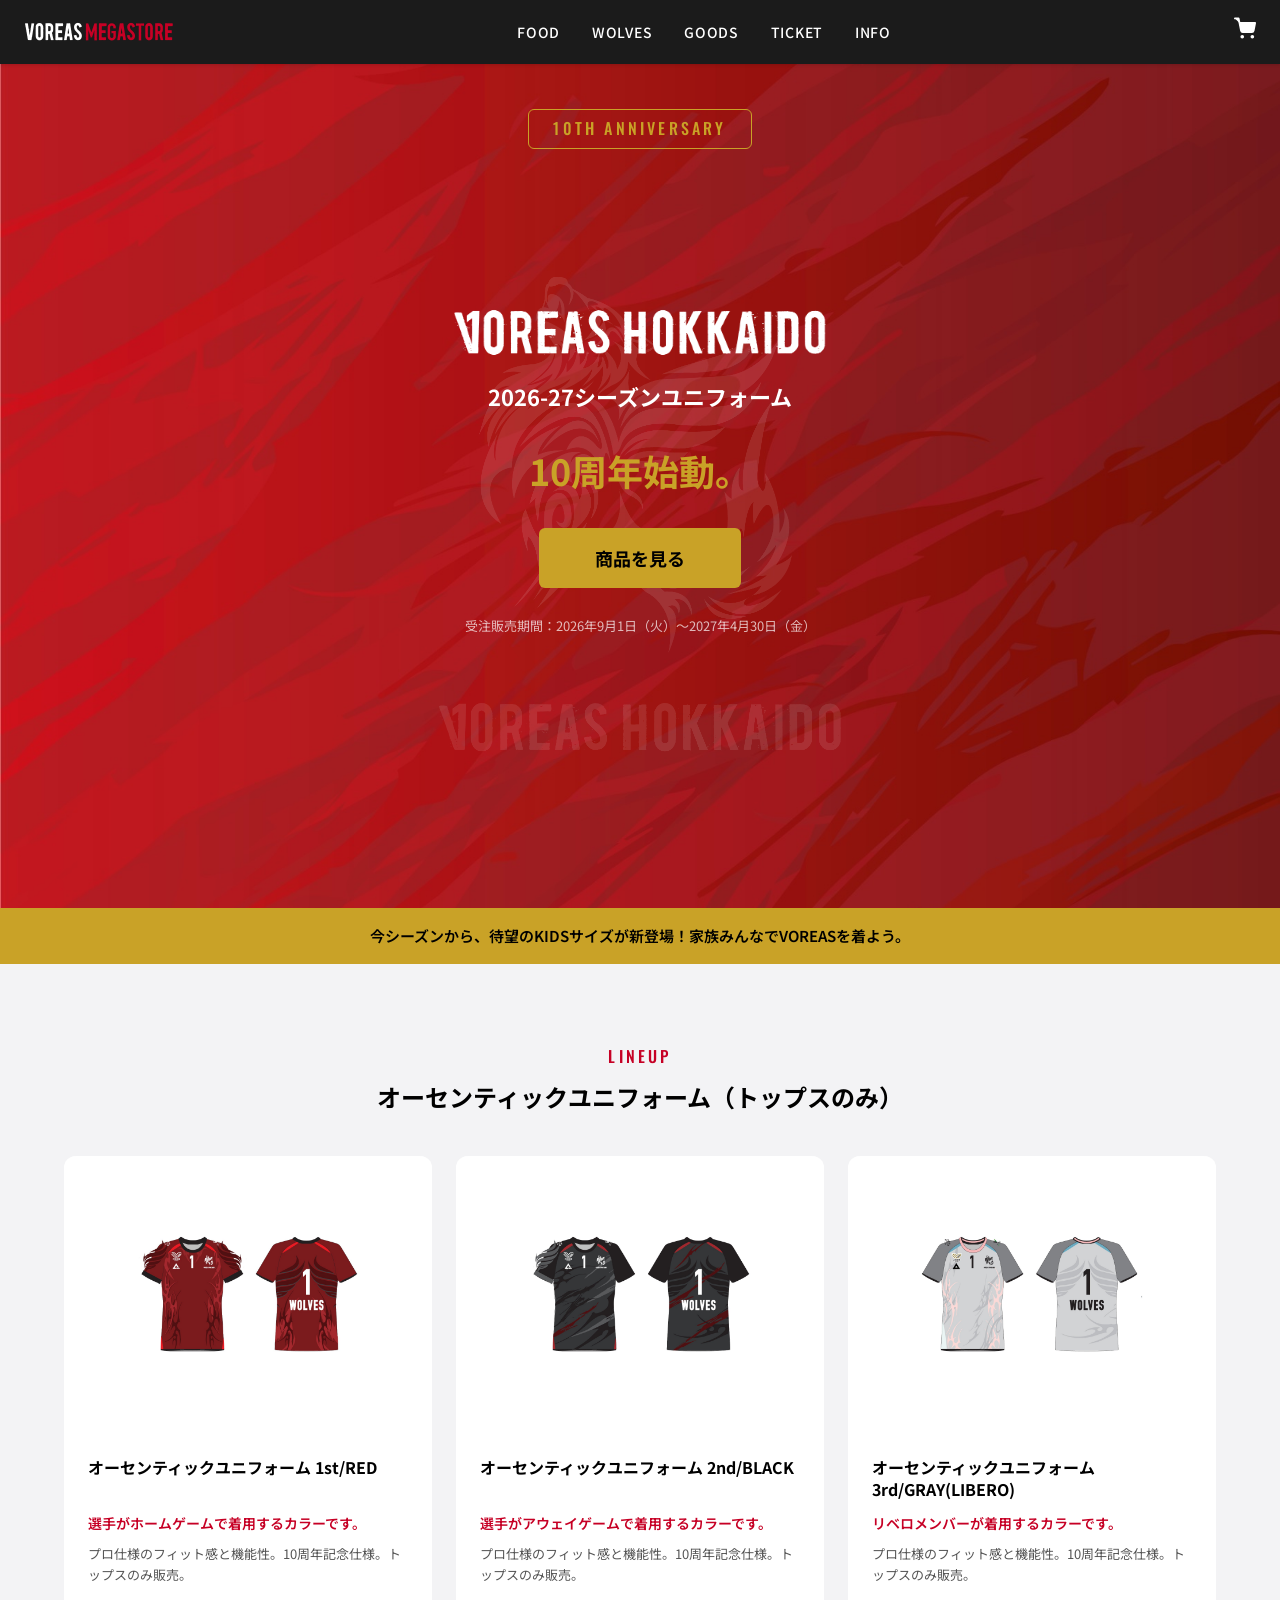
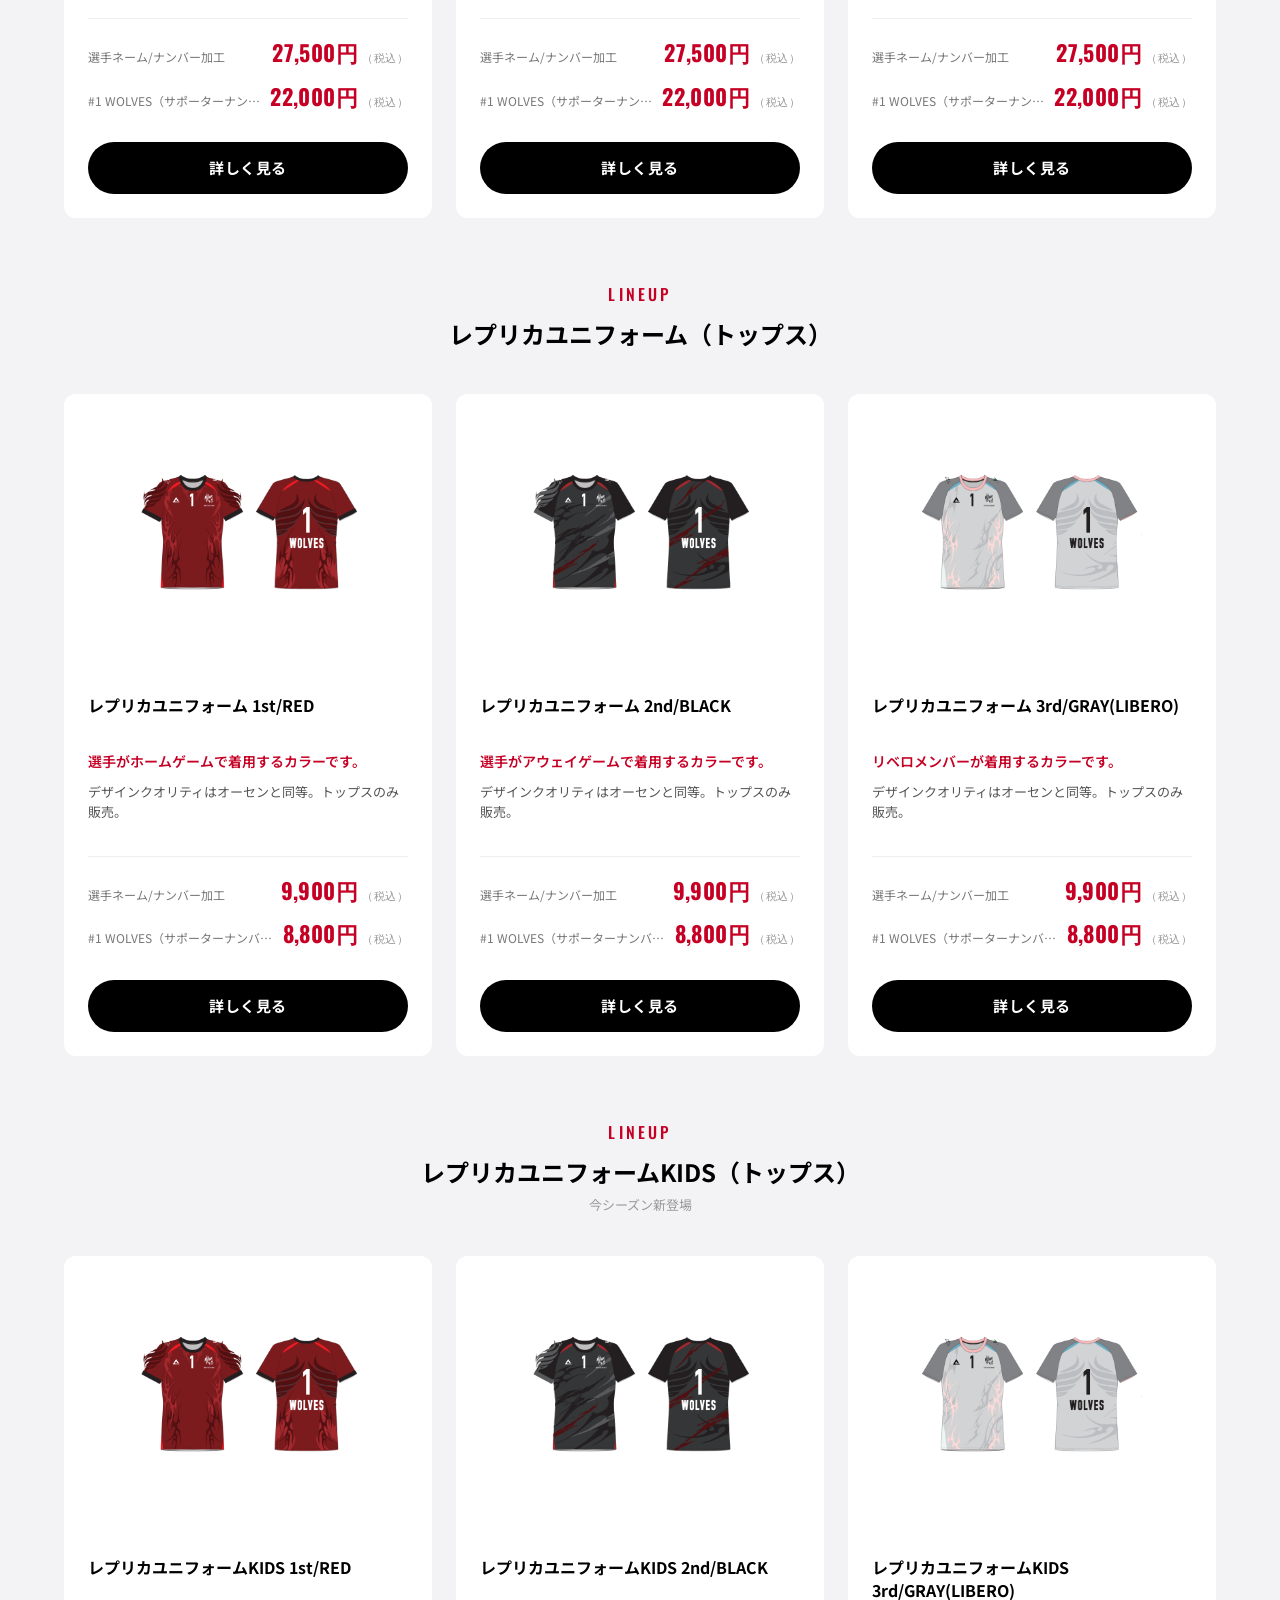
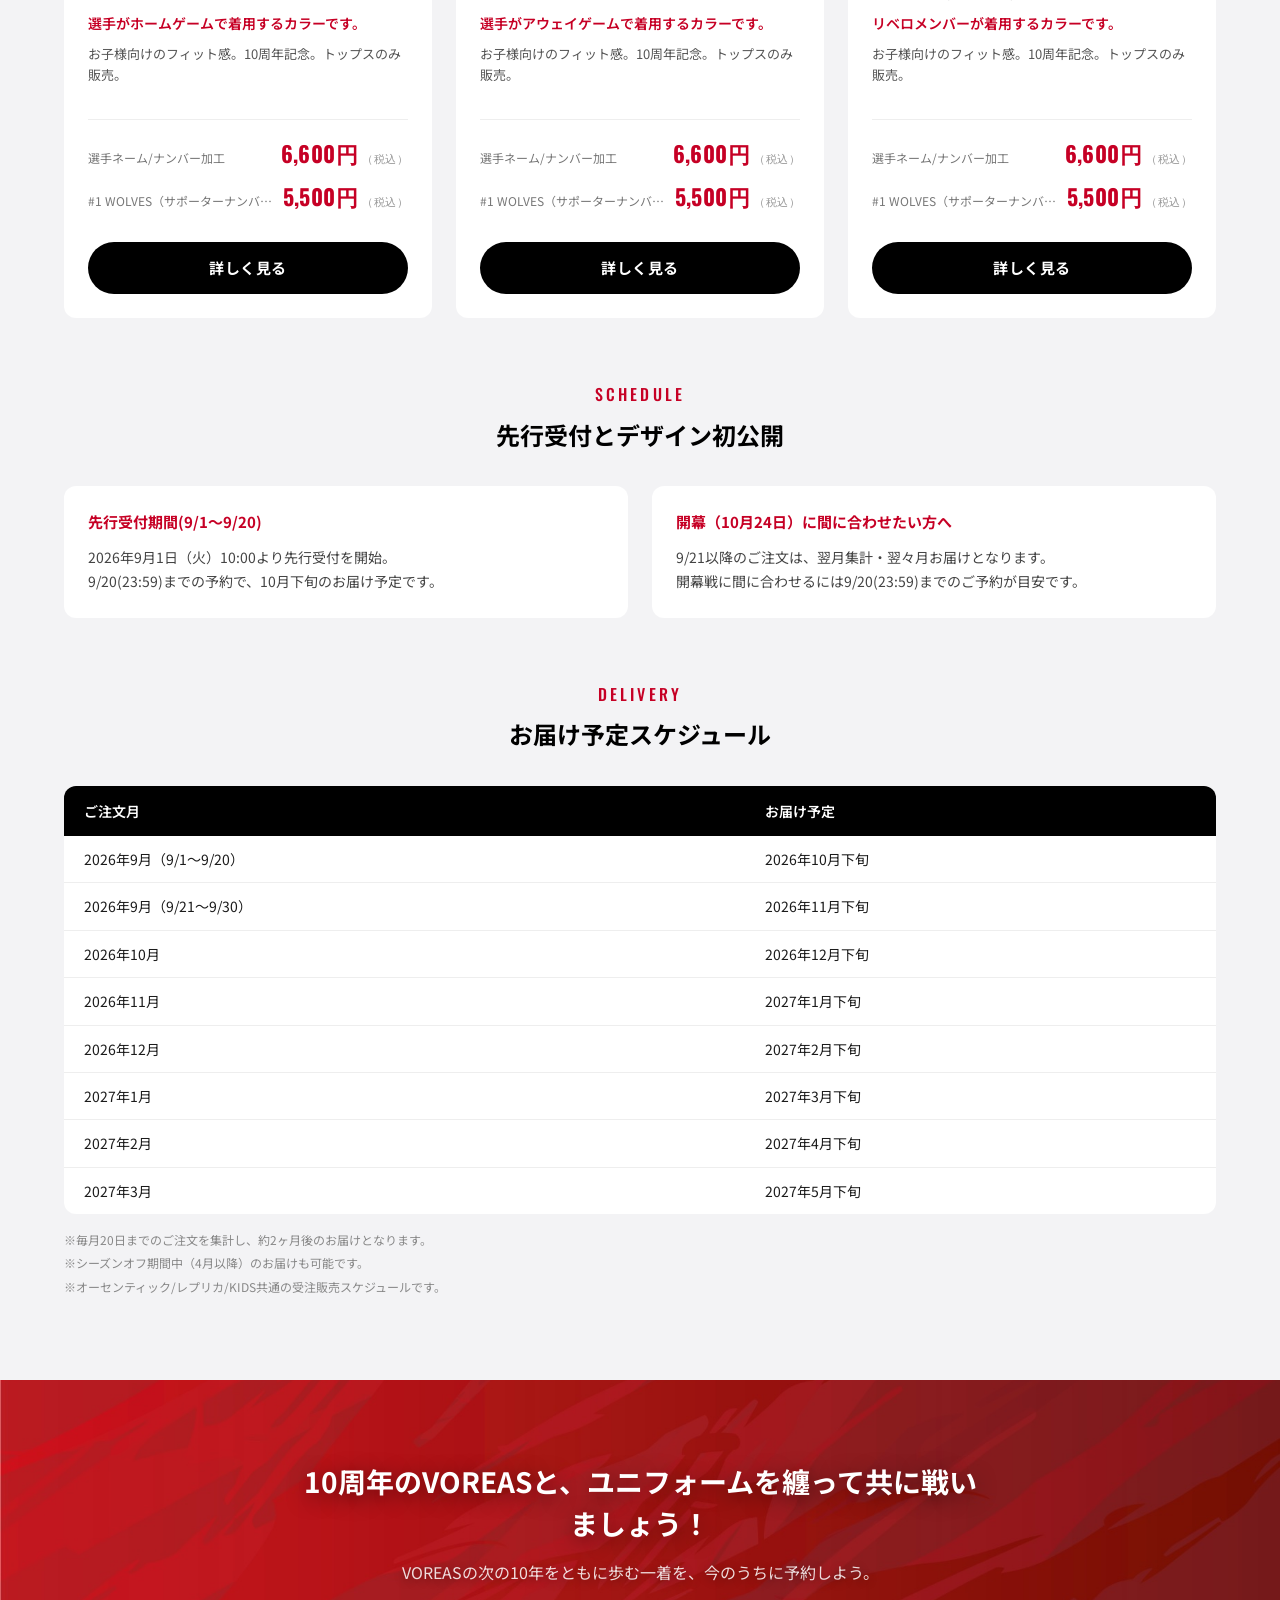
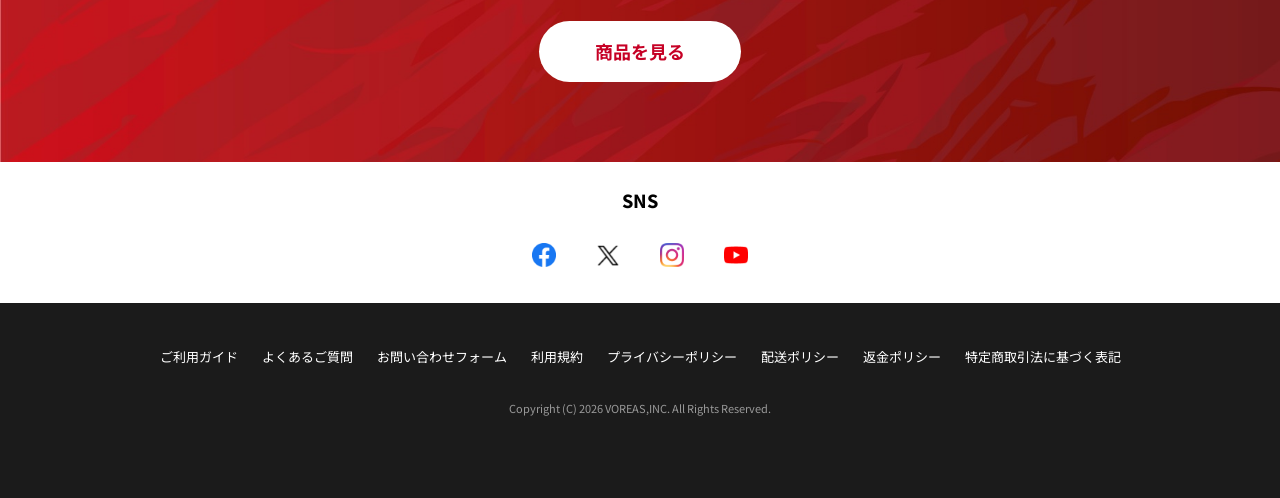
<file: index.html>
<!DOCTYPE html>
<html lang="ja">
<head>
  <meta charset="UTF-8">
  <meta name="viewport" content="width=device-width, initial-scale=1.0">
  <title>VOREAS MEGA STORE</title>
  <meta name="description" content="VOREAS MEGA STORE — ヴォレアス北海道公式オンラインストア">
  <link rel="stylesheet" href="css/style-v2.css?v=2">
  <link rel="preconnect" href="https://fonts.googleapis.com">
  <link rel="preconnect" href="https://fonts.gstatic.com" crossorigin>
  <link href="https://fonts.googleapis.com/css2?family=Noto+Sans+JP:wght@400;500;700&family=Oswald:wght@500;700&display=swap" rel="stylesheet">
  <link rel="icon" href="images/voreas-favicon.png" type="image/png">
</head>
<body>

  <!-- ========== Header ========== -->
  <header class="site-header">
    <div class="site-header__logo">
      <a href="/"><img src="images/logo.png" alt="VOREAS MEGA STORE"></a>
    </div>

    <nav>
      <ul class="site-nav" id="siteNav">
        <!-- Shopifyストアのリンク（後で自社ストアURLに変更） -->
        <li><a href="#" class="site-nav__link">FOOD</a></li>
        <li><a href="#" class="site-nav__link">WOLVES</a></li>
        <li><a href="#" class="site-nav__link">GOODS</a></li>
        <li><a href="https://ticket-v.jp/teams/?id=479" class="site-nav__link" target="_blank" rel="noopener">TICKET</a></li>
        <li><a href="https://voreas.co.jp/" class="site-nav__link" target="_blank" rel="noopener">INFO</a></li>
      </ul>
    </nav>

    <div class="site-header__icons">
      <!-- カート -->
      <a href="/cart.html" class="site-header__icon" aria-label="カート">
        <svg width="22px" height="23px" viewBox="0 0 24 24" xmlns="http://www.w3.org/2000/svg" fill="none" stroke="#ffffff" stroke-width="2" stroke-linecap="round" stroke-linejoin="round">
          <circle cx="9" cy="21" r="1"></circle>
          <circle cx="20" cy="21" r="1"></circle>
          <path d="M1 1h4l2.68 13.39a2 2 0 0 0 2 1.61h9.72a2 2 0 0 0 2-1.61L23 6H6"></path>
        </svg>
        <span class="cart-count" id="cartCountBadge" style="display:none;">0</span>
      </a>
    </div>

    <button class="mobile-nav-toggle" onclick="document.getElementById('siteNav').classList.toggle('open')" aria-label="メニュー">
      <span></span><span></span><span></span>
    </button>
  </header>

  <!-- ========== Main Content ========== -->
  <main>

    <!-- Section 0: First View Hero — 2026-27 Season (Send LP structure, VOREAS branding) -->
    <section class="lp-hero">
      <div class="lp-hero__bg"></div>
      <div class="lp-hero__logo-area">
        <div class="lp-hero__anniversary">10TH ANNIVERSARY</div>
        <h1 class="lp-hero__title"><img src="images/voreas-10th-type.png" alt="VOREAS HOKKAIDO" style="width: 38vw; height: auto; max-width: 760px; display: block; margin: 0 auto; margin-bottom: -12vw;"></h1>
      </div>
      <div class="lp-hero__text-area">
        <p class="lp-hero__season">2026-27シーズンユニフォーム</p>
        <p class="lp-hero__gold">10周年始動。</p>
        <a href="/#ec-section" class="lp-hero__btn">商品を見る</a>
        <p class="lp-hero__note">受注販売期間：2026年9月1日（火）〜2027年4月30日（金）</p>
      </div>
      <div class="lp-hero__band">
        今シーズンから、待望のKIDSサイズが新登場！<br class="sp-only">家族みんなでVOREASを着よう。
      </div>
    </section>

    <!-- Section 0.5: EC — LINEUP (Send LP structure recreated) -->
    <section class="ec-section" id="ec-section">
      <div class="page-width">
        <!-- Authentic Uniforms -->
        <div class="ec-block">
          <div class="ec-block__label">LINEUP</div>
          <h2 class="ec-block__title">オーセンティックユニフォーム<br class="sp-only">（トップスのみ）</h2>
          <div class="ec-grid">
            <div class="ec-card">
              <div class="ec-card__badge">1st / RED</div>
              <div class="ec-card__image" style="background-image: url('images/products/authentic-2026-27-red.jpg'); background-size: cover; background-position: center;"></div>
              <div class="ec-card__body">
                <h3 class="ec-card__name">オーセンティックユニフォーム 1st/RED</h3>
                <p class="ec-card__accent">選手がホームゲームで着用するカラーです。</p>
                <p class="ec-card__desc">プロ仕様のフィット感と機能性。10周年記念仕様。トップスのみ販売。</p>
                <div class="ec-card__prices">
                  <div class="ec-card__price-row"><span class="ec-card__price-label">選手ネーム/ナンバー加工</span><span class="ec-card__price-value">27,500円</span></div>
                  <div class="ec-card__price-row"><span class="ec-card__price-label">#1 WOLVES（サポーターナンバー）</span><span class="ec-card__price-value">22,000円</span></div>
                </div>
                <a href="product-authentic-home.html" class="ec-card__btn">詳しく見る</a>
              </div>
            </div>
            <div class="ec-card">
              <div class="ec-card__badge">2nd / BLACK</div>
              <div class="ec-card__image" style="background-image: url('images/products/authentic-2026-27-black.jpg'); background-size: cover; background-position: center;"></div>
              <div class="ec-card__body">
                <h3 class="ec-card__name">オーセンティックユニフォーム 2nd/BLACK</h3>
                <p class="ec-card__accent">選手がアウェイゲームで着用するカラーです。</p>
                <p class="ec-card__desc">プロ仕様のフィット感と機能性。10周年記念仕様。トップスのみ販売。</p>
                <div class="ec-card__prices">
                  <div class="ec-card__price-row"><span class="ec-card__price-label">選手ネーム/ナンバー加工</span><span class="ec-card__price-value">27,500円</span></div>
                  <div class="ec-card__price-row"><span class="ec-card__price-label">#1 WOLVES（サポーターナンバー）</span><span class="ec-card__price-value">22,000円</span></div>
                </div>
                <a href="product-authentic-away.html" class="ec-card__btn">詳しく見る</a>
              </div>
            </div>
            <div class="ec-card">
              <div class="ec-card__badge">3rd / GRAY(LIBERO)</div>
              <div class="ec-card__image" style="background-image: url('images/products/authentic-2026-27-gray.jpg'); background-size: cover; background-position: center;"></div>
              <div class="ec-card__body">
                <h3 class="ec-card__name">オーセンティックユニフォーム 3rd/GRAY(LIBERO)</h3>
                <p class="ec-card__accent">リベロメンバーが着用するカラーです。</p>
                <p class="ec-card__desc">プロ仕様のフィット感と機能性。10周年記念仕様。トップスのみ販売。</p>
                <div class="ec-card__prices">
                  <div class="ec-card__price-row"><span class="ec-card__price-label">選手ネーム/ナンバー加工</span><span class="ec-card__price-value">27,500円</span></div>
                  <div class="ec-card__price-row"><span class="ec-card__price-label">#1 WOLVES（サポーターナンバー）</span><span class="ec-card__price-value">22,000円</span></div>
                </div>
                <a href="product-authentic-libero.html" class="ec-card__btn">詳しく見る</a>
              </div>
            </div>
          </div>
        </div>

        <!-- Replica Uniforms -->
        <div class="ec-block">
          <div class="ec-block__label">LINEUP</div>
          <h2 class="ec-block__title">レプリカユニフォーム（トップス）</h2>
          <div class="ec-grid">
            <div class="ec-card">
              <div class="ec-card__badge">1st / RED</div>
              <div class="ec-card__image" style="background-image: url('images/products/replica-2026-27-red.png'); background-size: cover; background-position: center;"></div>
              <div class="ec-card__body">
                <h3 class="ec-card__name">レプリカユニフォーム 1st/RED</h3>
                <p class="ec-card__accent">選手がホームゲームで着用するカラーです。</p>
                <p class="ec-card__desc">デザインクオリティはオーセンと同等。トップスのみ販売。</p>
                <div class="ec-card__prices">
                  <div class="ec-card__price-row"><span class="ec-card__price-label">選手ネーム/ナンバー加工</span><span class="ec-card__price-value">9,900円</span></div>
                  <div class="ec-card__price-row"><span class="ec-card__price-label">#1 WOLVES（サポーターナンバー）</span><span class="ec-card__price-value">8,800円</span></div>
                </div>
                <a href="product-replica-home.html" class="ec-card__btn">詳しく見る</a>
              </div>
            </div>
            <div class="ec-card">
              <div class="ec-card__badge">2nd / BLACK</div>
              <div class="ec-card__image" style="background-image: url('images/products/replica-2026-27-black.png'); background-size: cover; background-position: center;"></div>
              <div class="ec-card__body">
                <h3 class="ec-card__name">レプリカユニフォーム 2nd/BLACK</h3>
                <p class="ec-card__accent">選手がアウェイゲームで着用するカラーです。</p>
                <p class="ec-card__desc">デザインクオリティはオーセンと同等。トップスのみ販売。</p>
                <div class="ec-card__prices">
                  <div class="ec-card__price-row"><span class="ec-card__price-label">選手ネーム/ナンバー加工</span><span class="ec-card__price-value">9,900円</span></div>
                  <div class="ec-card__price-row"><span class="ec-card__price-label">#1 WOLVES（サポーターナンバー）</span><span class="ec-card__price-value">8,800円</span></div>
                </div>
                <a href="product-replica-away.html" class="ec-card__btn">詳しく見る</a>
              </div>
            </div>
            <div class="ec-card">
              <div class="ec-card__badge">3rd / GRAY(LIBERO)</div>
              <div class="ec-card__image" style="background-image: url('images/products/replica-2026-27-gray.png'); background-size: cover; background-position: center;"></div>
              <div class="ec-card__body">
                <h3 class="ec-card__name">レプリカユニフォーム 3rd/GRAY(LIBERO)</h3>
                <p class="ec-card__accent">リベロメンバーが着用するカラーです。</p>
                <p class="ec-card__desc">デザインクオリティはオーセンと同等。トップスのみ販売。</p>
                <div class="ec-card__prices">
                  <div class="ec-card__price-row"><span class="ec-card__price-label">選手ネーム/ナンバー加工</span><span class="ec-card__price-value">9,900円</span></div>
                  <div class="ec-card__price-row"><span class="ec-card__price-label">#1 WOLVES（サポーターナンバー）</span><span class="ec-card__price-value">8,800円</span></div>
                </div>
                <a href="product-replica-libero.html" class="ec-card__btn">詳しく見る</a>
              </div>
            </div>
          </div>
        </div>

        <!-- Kids Replica Uniforms -->
        <div class="ec-block">
          <div class="ec-block__label">LINEUP</div>
          <h2 class="ec-block__title">レプリカユニフォームKIDS（トップス）</h2>
          <p class="ec-block__sub">今シーズン新登場</p>
          <div class="ec-grid">
            <div class="ec-card">
              <div class="ec-card__badge">1st / RED</div>
              <div class="ec-card__image" style="background-image: url('images/products/replica-2026-27-red.png'); background-size: cover; background-position: center;"></div>
              <div class="ec-card__body">
                <h3 class="ec-card__name">レプリカユニフォームKIDS 1st/RED</h3>
                <p class="ec-card__accent">選手がホームゲームで着用するカラーです。</p>
                <p class="ec-card__desc">お子様向けのフィット感。10周年記念。トップスのみ販売。</p>
                <div class="ec-card__prices">
                  <div class="ec-card__price-row"><span class="ec-card__price-label">選手ネーム/ナンバー加工</span><span class="ec-card__price-value">6,600円</span></div>
                  <div class="ec-card__price-row"><span class="ec-card__price-label">#1 WOLVES（サポーターナンバー）</span><span class="ec-card__price-value">5,500円</span></div>
                </div>
                <a href="product-kids-home.html" class="ec-card__btn">詳しく見る</a>
              </div>
            </div>
            <div class="ec-card">
              <div class="ec-card__badge">2nd / BLACK</div>
              <div class="ec-card__image" style="background-image: url('images/products/replica-2026-27-black.png'); background-size: cover; background-position: center;"></div>
              <div class="ec-card__body">
                <h3 class="ec-card__name">レプリカユニフォームKIDS 2nd/BLACK</h3>
                <p class="ec-card__accent">選手がアウェイゲームで着用するカラーです。</p>
                <p class="ec-card__desc">お子様向けのフィット感。10周年記念。トップスのみ販売。</p>
                <div class="ec-card__prices">
                  <div class="ec-card__price-row"><span class="ec-card__price-label">選手ネーム/ナンバー加工</span><span class="ec-card__price-value">6,600円</span></div>
                  <div class="ec-card__price-row"><span class="ec-card__price-label">#1 WOLVES（サポーターナンバー）</span><span class="ec-card__price-value">5,500円</span></div>
                </div>
                <a href="product-kids-away.html" class="ec-card__btn">詳しく見る</a>
              </div>
            </div>
            <div class="ec-card">
              <div class="ec-card__badge">3rd / GRAY(LIBERO)</div>
              <div class="ec-card__image" style="background-image: url('images/products/replica-2026-27-gray.png'); background-size: cover; background-position: center;"></div>
              <div class="ec-card__body">
                <h3 class="ec-card__name">レプリカユニフォームKIDS 3rd/GRAY(LIBERO)</h3>
                <p class="ec-card__accent">リベロメンバーが着用するカラーです。</p>
                <p class="ec-card__desc">お子様向けのフィット感。10周年記念。トップスのみ販売。</p>
                <div class="ec-card__prices">
                  <div class="ec-card__price-row"><span class="ec-card__price-label">選手ネーム/ナンバー加工</span><span class="ec-card__price-value">6,600円</span></div>
                  <div class="ec-card__price-row"><span class="ec-card__price-label">#1 WOLVES（サポーターナンバー）</span><span class="ec-card__price-value">5,500円</span></div>
                </div>
                <a href="product-kids-libero.html" class="ec-card__btn">詳しく見る</a>
              </div>
            </div>
          </div>
        </div>

        <!-- Schedule Section -->
        <div class="ec-block">
          <div class="ec-block__label">SCHEDULE</div>
          <h2 class="ec-block__title">先行受付とデザイン初公開</h2>
          <div class="ec-schedule">
            <div class="ec-schedule__col">
              <h3 class="ec-schedule__heading">先行受付期間(9/1〜9/20)</h3>
              <p>2026年9月1日（火）10:00より先行受付を開始。<br>9/20(23:59)までの予約で、10月下旬のお届け予定です。</p>
            </div>
            <div class="ec-schedule__col">
              <h3 class="ec-schedule__heading">開幕（10月24日）に間に合わせたい方へ</h3>
              <p>9/21以降のご注文は、翌月集計・翌々月お届けとなります。<br>開幕戦に間に合わせるには9/20(23:59)までのご予約が目安です。</p>
            </div>
          </div>
        </div>

        <!-- Delivery Schedule -->
        <div class="ec-block">
          <div class="ec-block__label">DELIVERY</div>
          <h2 class="ec-block__title">お届け予定スケジュール</h2>
          <table class="ec-table">
            <thead>
              <tr><th>ご注文月</th><th>お届け予定</th></tr>
            </thead>
            <tbody>
              <tr><td>2026年9月（9/1〜9/20）</td><td>2026年10月下旬</td></tr>
              <tr><td>2026年9月（9/21〜9/30）</td><td>2026年11月下旬</td></tr>
              <tr><td>2026年10月</td><td>2026年12月下旬</td></tr>
              <tr><td>2026年11月</td><td>2027年1月下旬</td></tr>
              <tr><td>2026年12月</td><td>2027年2月下旬</td></tr>
              <tr><td>2027年1月</td><td>2027年3月下旬</td></tr>
              <tr><td>2027年2月</td><td>2027年4月下旬</td></tr>
              <tr><td>2027年3月</td><td>2027年5月下旬</td></tr>
            </tbody>
          </table>
          <div class="ec-table__notes">
            <p>※毎月20日までのご注文を集計し、約2ヶ月後のお届けとなります。</p>
            <p>※シーズンオフ期間中（4月以降）のお届けも可能です。</p>
            <p>※オーセンティック/レプリカ/KIDS共通の受注販売スケジュールです。</p>
          </div>
        </div>

      </div>
    </section>

    <!-- Section 0.6: Final CTA -->
    <section class="lp-cta">
      <div class="lp-cta__content">
        <h2 class="lp-cta__title">10周年のVOREASと、ユニフォームを<br class="sp-only">纏って共に戦いましょう！</h2>
        <p class="lp-cta__subtitle">VOREASの次の10年をともに歩む一着を、<br class="sp-only">今のうちに予約しよう。</p>
        <a href="/#ec-section" class="lp-cta__btn">商品を見る</a>
      </div>
    </section>

  <!-- ========== Footer ========== -->
  <footer class="site-footer">

    <!-- SNS -->
    <div class="site-footer__sns">
      <div class="site-footer__sns-title">SNS</div>
      <ul class="site-footer__sns-icons">
        <li><a href="https://www.facebook.com/voreas.hokkaido/" target="_blank" rel="noopener"><img src="images/icon-fb.png" alt="Facebook"></a></li>
        <li><a href="https://twitter.com/voreas_official" target="_blank" rel="noopener"><img src="images/icon-twitter.png" alt="Twitter"></a></li>
        <li><a href="https://www.instagram.com/voreas_official/" target="_blank" rel="noopener"><img src="images/icon-instagram.png" alt="Instagram"></a></li>
        <li><a href="https://www.youtube.com/channel/UCXegE460iKkJ6v40Y41inRA" target="_blank" rel="noopener"><img src="images/icon-youtube.png" alt="YouTube"></a></li>
      </ul>
    </div>

    <!-- Links + Copyright -->
    <div class="site-footer__main">
      <ul class="site-footer__links">
        <li><a href="https://voreas-megastore.moala.live/pages/userguide" target="_blank" rel="noopener">ご利用ガイド</a></li>
        <li><a href="https://voreas-megastore.moala.live/pages/faq" target="_blank" rel="noopener">よくあるご質問</a></li>
        <li><a href="https://voreas-contact.pages.dev/contact" target="_blank" rel="noopener">お問い合わせフォーム</a></li>
        <li><a href="https://voreas-megastore.moala.live/policies/terms-of-service" target="_blank" rel="noopener">利用規約</a></li>
        <li><a href="https://voreas-megastore.moala.live/policies/privacy-policy" target="_blank" rel="noopener">プライバシーポリシー</a></li>
        <li><a href="https://voreas-megastore.moala.live/policies/shipping-policy" target="_blank" rel="noopener">配送ポリシー</a></li>
        <li><a href="https://voreas-megastore.moala.live/policies/refund-policy" target="_blank" rel="noopener">返金ポリシー</a></li>
        <li><a href="https://voreas-megastore.moala.live/policies/legal-notice" target="_blank" rel="noopener">特定商取引法に基づく表記</a></li>
      </ul>
      <div class="site-footer__copyright">
        Copyright (C) 2026 VOREAS,INC. All Rights Reserved.
      </div>
    </div>

  </footer>

  <script src="js/cart-badge.js"></script>
  <script>
  // Mobile-only scroll animations via IntersectionObserver
  (function() {
    if (window.matchMedia('(min-width: 769px)').matches) return;

    var targets = document.querySelectorAll(
      '.ec-card, .ec-block__label, .ec-block__title, .lp-cta__content, .feature-columns__col'
    );

    // Fix: hero button gets is-visible after fade-in animation completes
    var heroBtn = document.querySelector('.lp-hero__btn');
    if (heroBtn) {
      setTimeout(function() { heroBtn.classList.add('is-visible'); }, 600);
    }

    if (!('IntersectionObserver' in window) || !targets.length) {
      targets.forEach(function(el) { el.style.opacity = '1'; });
      return;
    }

    var observer = new IntersectionObserver(function(entries) {
      entries.forEach(function(entry) {
        if (entry.isIntersecting) {
          entry.target.classList.add('is-visible');
          observer.unobserve(entry.target);
        }
      });
    }, { threshold: 0.15, rootMargin: '0px 0px -50px 0px' });

    targets.forEach(function(el) { observer.observe(el); });
  })();
  </script>
</body>
</html>
</file>
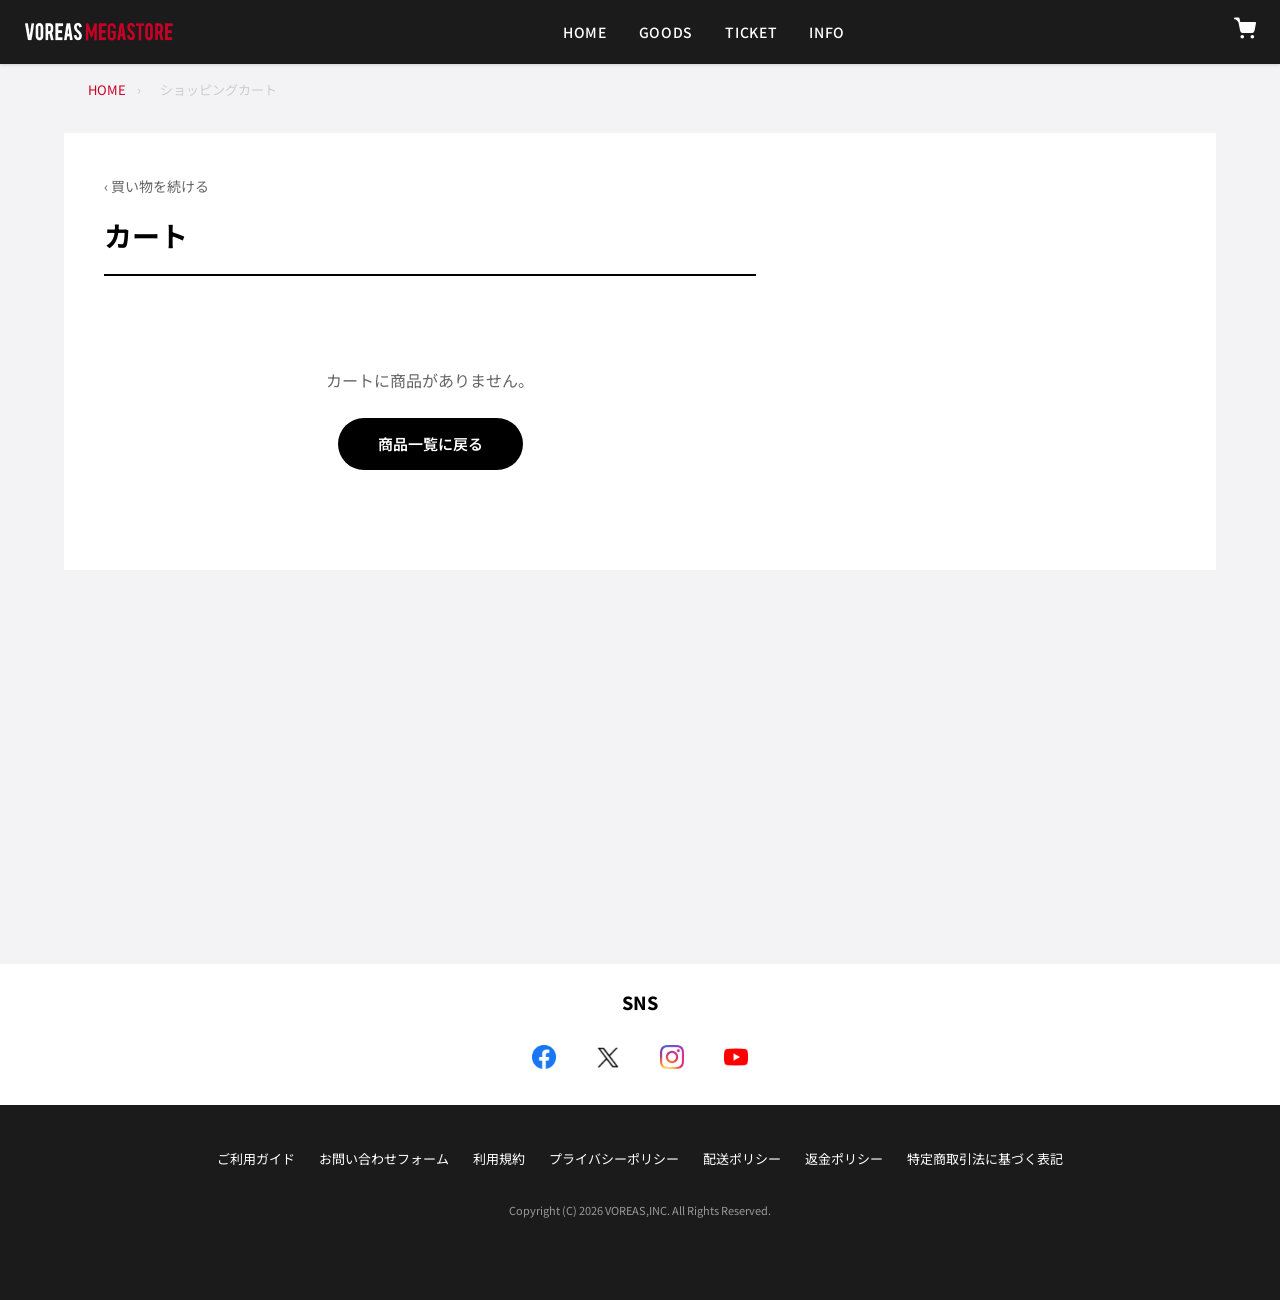
<file: cart.html>
<!DOCTYPE html>
<html lang="ja">
<head>
  <meta charset="UTF-8">
  <meta name="viewport" content="width=device-width, initial-scale=1.0">
  <title>ショッピングカート – VOREAS MEGASTORE</title>
  <link rel="stylesheet" href="css/style-v2.css?v=2">
  <link rel="stylesheet" href="css/product-v2.css?v=2">
  <link rel="preconnect" href="https://fonts.googleapis.com">
  <link rel="preconnect" href="https://fonts.gstatic.com" crossorigin>
  <link href="https://fonts.googleapis.com/css2?family=Noto+Sans+JP:wght@400;500;700&family=Oswald:wght@500;700&display=swap" rel="stylesheet">
  <link rel="icon" href="images/voreas-favicon.png" type="image/png">
  <script src="https://challenges.cloudflare.com/turnstile/v0/api.js" async defer></script>
</head>
<body data-page="cart">

  <!-- Header -->
  <header class="site-header">
    <div class="site-header__logo">
      <a href="/"><img src="images/logo.png" alt="VOREAS MEGASTORE"></a>
    </div>
    <nav>
      <ul class="site-nav" id="siteNav">
        <li><a href="/" class="site-nav__link">HOME</a></li>
        <li><a href="/#ec-section" class="site-nav__link">GOODS</a></li>
        <li><a href="https://ticket-v.jp/teams/?id=479" class="site-nav__link" target="_blank" rel="noopener">TICKET</a></li>
        <li><a href="https://voreas.co.jp/" class="site-nav__link" target="_blank" rel="noopener">INFO</a></li>
      </ul>
    </nav>
    <div class="site-header__icons">
      <a href="/cart.html" class="site-header__icon" aria-label="カート">
        <svg width="22px" height="23px" viewBox="0 0 24 24" xmlns="http://www.w3.org/2000/svg" fill="none" stroke="#ffffff" stroke-width="2" stroke-linecap="round" stroke-linejoin="round">
          <circle cx="9" cy="21" r="1"></circle>
          <circle cx="20" cy="21" r="1"></circle>
          <path d="M1 1h4l2.68 13.39a2 2 0 0 0 2 1.61h9.72a2 2 0 0 0 2-1.61L23 6H6"></path>
        </svg>
        <span class="cart-count" id="cartCountBadge" style="display:none;">0</span>
      </a>
    </div>
    <button class="mobile-nav-toggle" onclick="document.getElementById('siteNav').classList.toggle('open')" aria-label="メニュー">
      <span></span><span></span><span></span>
    </button>
  </header>

  <!-- Cart Page -->
  <div class="product-page">
    <div class="product-container">
      <nav class="breadcrumb">
        <a href="/">HOME</a> <span>›</span>
        <span>ショッピングカート</span>
      </nav>

      <div class="cart-page">
        <div class="cart-layout">

          <!-- Left: Cart Items -->
          <div class="cart-main">
            <a href="/#ec-section" class="cart-continue">‹ 買い物を続ける</a>
            <h1 class="cart-page__title">カート</h1>
            <p class="cart-page__count" id="cartCount"></p>
            <p class="cart-page__notice" id="metaCartNotice" style="display:none;color:#c33;font-size:14px;margin:8px 0;"></p>
            <script>
              (function(){var n=sessionStorage.getItem('meta_cart_notice');if(!n)return;sessionStorage.removeItem('meta_cart_notice');var el=document.getElementById('metaCartNotice');el.textContent=n;el.style.display='';})();
            </script>

            <div id="cartItems" class="cart-items"></div>

            <div id="emptyCart" class="cart-empty" style="display:none;">
              <p class="cart-empty__text">カートに商品がありません。</p>
              <a href="/#ec-section" class="cart-empty__btn">商品一覧に戻る</a>
            </div>
          </div>

          <!-- Right: Summary -->
          <div class="cart-sidebar" id="cartSidebar" style="display:none;">
            <div class="cart-sidebar__section">
              <div class="cart-sidebar__row">
                <span>お届け方法</span>
                <span class="cart-sidebar__method">配送</span>
              </div>
            </div>

            <div class="cart-sidebar__section cart-summary-box">
              <div class="cart-summary-box__row">
                <span>小計</span>
                <span id="subtotal">¥0</span>
              </div>
              <div class="cart-summary-box__row">
                <span>推定配送料</span>
                <span id="shipping">¥770</span>
              </div>
              <div class="cart-summary-box__row">
                <span>推定税込</span>
                <span id="tax">¥0</span>
              </div>
              <div class="cart-summary-box__total">
                <span>注文の推定合計額</span>
                <span id="cartTotal">¥0</span>
              </div>
              <p class="cart-summary-box__note">追加の税金と手数料はお会計時に計算されます。</p>
            </div>

            <div class="cart-turnstile">
              <div class="cf-turnstile" data-sitekey="0x4AAAAAAEh8tjB1ekplBMCY" data-callback="onTurnstileSuccess" data-theme="light"></div>
            </div>
            <input type="hidden" id="turnstileToken" value="">

            <button class="cart-checkout-btn" id="checkoutBtn">お会計へ進む</button>

            <div class="cart-secure">
              <p>🔒 Squareによる安全なお会計</p>
              <div class="cart-secure__badges">
                <img src="images/payment/apple-pay.svg" alt="Apple Pay" height="20">
                <img src="images/payment/google-pay.svg" alt="Google Pay" height="20">
                <img src="images/payment/visa.svg" alt="Visa" height="20">
                <img src="images/payment/mastercard.svg" alt="Mastercard" height="20">
                <img src="images/payment/amex.svg" alt="American Express" height="20">
                <img src="images/payment/discover.svg" alt="Discover" height="20">
                <img src="images/payment/jcb.svg" alt="JCB" height="20">
              </div>
            </div>
          </div>

        </div>
      </div>
    </div>
  </div>

  <!-- Footer -->
  <footer class="site-footer">
    <div class="site-footer__sns">
      <div class="site-footer__sns-title">SNS</div>
      <ul class="site-footer__sns-icons">
        <li><a href="https://www.facebook.com/voreas.hokkaido/" target="_blank" rel="noopener"><img src="images/icon-fb.png" alt="Facebook"></a></li>
        <li><a href="https://twitter.com/voreas_official" target="_blank" rel="noopener"><img src="images/icon-twitter.png" alt="Twitter"></a></li>
        <li><a href="https://www.instagram.com/voreas_official/" target="_blank" rel="noopener"><img src="images/icon-instagram.png" alt="Instagram"></a></li>
        <li><a href="https://www.youtube.com/channel/UCXegE460iKkJ6v40Y41inRA" target="_blank" rel="noopener"><img src="images/icon-youtube.png" alt="YouTube"></a></li>
      </ul>
    </div>
    <div class="site-footer__main">
      <ul class="site-footer__links">
        <li><a href="https://voreas-megastore.moala.live/pages/userguide" target="_blank" rel="noopener">ご利用ガイド</a></li>
        <li><a href="https://voreas-contact.pages.dev/contact" target="_blank" rel="noopener">お問い合わせフォーム</a></li>
        <li><a href="https://voreas-megastore.moala.live/policies/terms-of-service" target="_blank" rel="noopener">利用規約</a></li>
        <li><a href="https://voreas-megastore.moala.live/policies/privacy-policy" target="_blank" rel="noopener">プライバシーポリシー</a></li>
        <li><a href="https://voreas-megastore.moala.live/policies/shipping-policy" target="_blank" rel="noopener">配送ポリシー</a></li>
        <li><a href="https://voreas-megastore.moala.live/policies/refund-policy" target="_blank" rel="noopener">返金ポリシー</a></li>
        <li><a href="https://voreas-megastore.moala.live/policies/legal-notice" target="_blank" rel="noopener">特定商取引法に基づく表記</a></li>
      </ul>
      <div class="site-footer__copyright">
        Copyright (C) 2026 VOREAS,INC. All Rights Reserved.
      </div>
    </div>
  </footer>

  <script src="js/square-checkout-v2.js?v=6"></script>
  <script>
    (function() {
      const cart = getCart();
      const cartItemsEl = document.getElementById('cartItems');
      const emptyCartEl = document.getElementById('emptyCart');
      const sidebarEl = document.getElementById('cartSidebar');
      const countEl = document.getElementById('cartCount');
      const subtotalEl = document.getElementById('subtotal');
      const shippingEl = document.getElementById('shipping');
      const taxEl = document.getElementById('tax');
      const totalEl = document.getElementById('cartTotal');
      const checkoutBtn = document.getElementById('checkoutBtn');

      if (cart.length === 0) {
        emptyCartEl.style.display = '';
        sidebarEl.style.display = 'none';
        return;
      }

      emptyCartEl.style.display = 'none';
      sidebarEl.style.display = '';
      countEl.textContent = `ご注文（${cart.length}点）`;

      // Shipping flat rate
      const SHIPPING = 770;

      cartItemsEl.innerHTML = '';
      let subtotal = 0;

      cart.forEach((item, index) => {
        subtotal += item.unitPrice * item.quantity;

        const imageHtml = item.imageUrl
          ? `<img src="${item.imageUrl}" alt="${item.name}" class="cart-item__img">`
          : `<div class="cart-item__img cart-item__img--placeholder"></div>`;

        const playerText = item.player ? `<p class="cart-item__meta">選手: ${item.player}</p>` : '';

        const row = document.createElement('div');
        row.className = 'cart-item';
        const badgeClass = (item.badge || '').includes('AWAY') ? ' cart-item__badge--away'
          : (item.badge || '').includes('LIBERO') ? ' cart-item__badge--libero' : '';
        row.innerHTML = `
          <div class="cart-item__image">${imageHtml}</div>
          <div class="cart-item__info">
            <div class="cart-item__badge${badgeClass}">${item.badge || ''}</div>
            <h3 class="cart-item__name">${(item.name || '').replace(/#\d+WOLVES/g, '').trim()}</h3>
            <p class="cart-item__meta">サイズ: ${item.size}</p>
            ${playerText}
            <p class="cart-item__price">${formatPrice(item.unitPrice)}（税込）</p>
          </div>
          <div class="cart-item__qty">
            <button class="qty-btn" onclick="cartChangeQty(${index}, -1)">−</button>
            <input type="number" class="qty-input cart-item__qty-input" value="${item.quantity}" min="1" onchange="cartUpdateQty(${index}, this.value)">
            <button class="qty-btn" onclick="cartChangeQty(${index}, 1)">+</button>
          </div>
          <div class="cart-item__subtotal">
            <span class="cart-item__subtotal-value">${formatPrice(item.unitPrice * item.quantity)}</span>
          </div>
          <button class="cart-item__remove" onclick="cartRemoveItem(${index})">
            <svg width="18" height="18" viewBox="0 0 24 24" fill="none" stroke="currentColor" stroke-width="2"><path d="M3 6h18M19 6v14a2 2 0 0 1-2 2H7a2 2 0 0 1-2-2V6m3 0V4a2 2 0 0 1 2-2h4a2 2 0 0 1 2 2v2"></path></svg>
          </button>
        `;
        cartItemsEl.appendChild(row);
      });

      const total = subtotal + SHIPPING;
      subtotalEl.textContent = formatPrice(subtotal);
      shippingEl.textContent = formatPrice(SHIPPING);
      taxEl.textContent = formatPrice(0);
      totalEl.textContent = formatPrice(total);

      checkoutBtn.addEventListener('click', () => {
        const turnstileToken = document.getElementById('turnstileToken').value;
        if (!turnstileToken) {
          alert('ボット認証を完了してください。');
          return;
        }
        // Store token for checkout page to use in payment
        sessionStorage.setItem('turnstile_token', turnstileToken);
        window.location.href = '/checkout.html';
      });
    })();

    // Turnstile callback
    window.onTurnstileSuccess = function(token) {
      document.getElementById('turnstileToken').value = token;
    };

    window.cartChangeQty = function(index, delta) {
      const cart = getCart();
      if (cart[index]) {
        cart[index].quantity = Math.max(1, cart[index].quantity + delta);
        saveCart(cart);
        location.reload();
      }
    };

    window.cartUpdateQty = function(index, val) {
      updateCartQty(index, parseInt(val) || 1);
      location.reload();
    };

    window.cartRemoveItem = function(index) {
      removeFromCart(index);
      location.reload();
    };
  </script>

  <script src="js/cart-badge.js"></script>
</body>
</html>
</file>
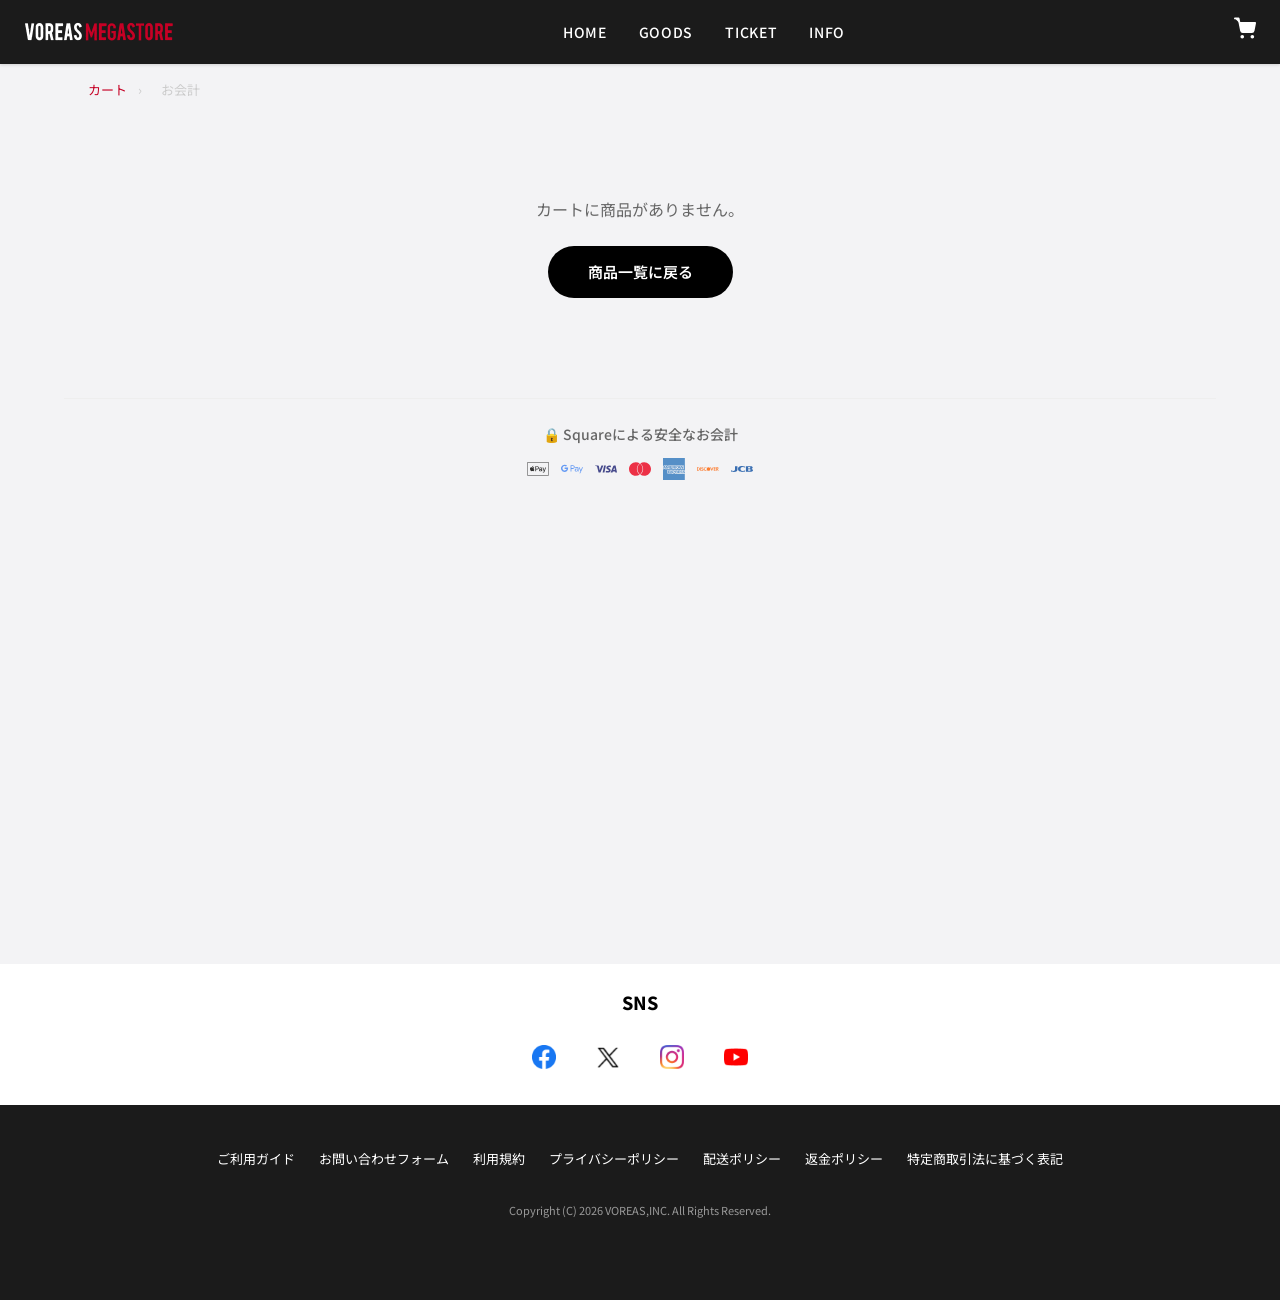
<file: checkout.html>
<!DOCTYPE html>
<html lang="ja">
<head>
  <meta charset="UTF-8">
  <meta name="viewport" content="width=device-width, initial-scale=1.0">
  <title>お会計 – VOREAS MEGASTORE</title>
  <link rel="stylesheet" href="css/style-v2.css?v=2">
  <link rel="stylesheet" href="css/product-v2.css?v=2">
  <link rel="preconnect" href="https://fonts.googleapis.com">
  <link rel="preconnect" href="https://fonts.gstatic.com" crossorigin>
  <link href="https://fonts.googleapis.com/css2?family=Noto+Sans+JP:wght@400;500;700&family=Oswald:wght@500;700&display=swap" rel="stylesheet">
  <link rel="icon" href="images/voreas-favicon.png" type="image/png">
</head>
<body data-page="checkout">

  <!-- Header -->
  <header class="site-header">
    <div class="site-header__logo">
      <a href="/"><img src="images/logo.png" alt="VOREAS MEGASTORE"></a>
    </div>
    <nav>
      <ul class="site-nav" id="siteNav">
        <li><a href="/" class="site-nav__link">HOME</a></li>
        <li><a href="/#ec-section" class="site-nav__link">GOODS</a></li>
        <li><a href="https://ticket-v.jp/teams/?id=479" class="site-nav__link" target="_blank" rel="noopener">TICKET</a></li>
        <li><a href="https://voreas.co.jp/" class="site-nav__link" target="_blank" rel="noopener">INFO</a></li>
      </ul>
    </nav>
    <div class="site-header__icons">
      <a href="/cart.html" class="site-header__icon" aria-label="カート">
        <svg width="22px" height="23px" viewBox="0 0 24 24" xmlns="http://www.w3.org/2000/svg" fill="none" stroke="#ffffff" stroke-width="2" stroke-linecap="round" stroke-linejoin="round">
          <circle cx="9" cy="21" r="1"></circle>
          <circle cx="20" cy="21" r="1"></circle>
          <path d="M1 1h4l2.68 13.39a2 2 0 0 0 2 1.61h9.72a2 2 0 0 0 2-1.61L23 6H6"></path>
        </svg>
        <span class="cart-count" id="cartCountBadge" style="display:none;">0</span>
      </a>
    </div>
    <button class="mobile-nav-toggle" onclick="document.getElementById('siteNav').classList.toggle('open')" aria-label="メニュー">
      <span></span><span></span><span></span>
    </button>
  </header>

  <!-- Checkout Page -->
  <div class="product-page">
    <div class="product-container">
      <nav class="breadcrumb">
        <a href="/cart.html">カート</a> <span>›</span>
        <span>お会計</span>
      </nav>

      <div class="checkout-page">
        <div id="emptyCart" class="cart-empty" style="display:none;">
          <p class="cart-empty__text">カートに商品がありません。</p>
          <a href="/#ec-section" class="cart-empty__btn">商品一覧に戻る</a>
        </div>

        <div class="checkout-layout" id="checkoutLayout" style="display:none;">

          <!-- Left: Forms -->
          <div class="checkout-main">

            <h1 class="checkout-page__heading">お会計</h1>

            <!-- Express checkout -->
            <div class="express-checkout">
              <button class="express-btn express-btn--square" id="squarePayExpress" onclick="document.getElementById('paymentCardBox').scrollIntoView({behavior:'smooth'})">カード決済</button>
              <button class="express-btn express-btn--apple" id="applePayBtn" disabled> Apple Pay</button>
              <button class="express-btn express-btn--google" id="googlePayBtn" disabled>G Pay</button>
            </div>
            <p class="express-checkout__hint" id="expressHint" style="text-align:center;font-size:13px;color:#888;margin:8px 0 0;">※ Apple Pay / G Pay は連絡先・お届け先入力後にご利用いただけます</p>

            <div class="checkout-divider"><span>または</span></div>

            <!-- Contact -->
            <section class="checkout-section">
              <h2 class="checkout-section__title">連絡先</h2>
              <div class="checkout-form">
                <div class="checkout-form__row">
                  <div class="checkout-form__field" style="flex: 0 0 120px;">
                    <select id="countryCode" class="checkout-form__select-narrow">
                      <option value="+81" selected>+81 日本</option>
                    </select>
                  </div>
                  <div class="checkout-form__field">
                    <input type="tel" id="phone" placeholder="電話番号" required>
                  </div>
                </div>
                <div class="checkout-form__row">
                  <div class="checkout-form__field checkout-form__field--full">
                    <input type="email" id="email" placeholder="注文書 / レシート受取用メールアドレス" required>
                  </div>
                </div>
              </div>
            </section>

            <!-- Shipping Address -->
            <section class="checkout-section">
              <h2 class="checkout-section__title">お届け先住所</h2>
              <div class="checkout-form">
                <div class="checkout-form__row">
                  <div class="checkout-form__field">
                    <input type="text" id="lastName" placeholder="姓" required>
                  </div>
                  <div class="checkout-form__field">
                    <input type="text" id="firstName" placeholder="名" required>
                  </div>
                </div>
                <div class="checkout-form__row">
                  <div class="checkout-form__field checkout-form__field--full">
                    <select id="country" class="checkout-form__select-narrow">
                      <option value="日本" selected>日本</option>
                    </select>
                  </div>
                </div>
                <div class="checkout-form__row">
                  <div class="checkout-form__field" style="flex: 0 0 140px;">
                    <input type="text" id="zip" placeholder="郵便番号" maxlength="8" required onInput="autoAddress(event)">
                  </div>
                  <div class="checkout-form__field">
                    <select id="prefecture" required>
                      <option value="">都道府県</option>
                      <option>北海道</option><option>青森県</option><option>岩手県</option>
                      <option>宮城県</option><option>秋田県</option><option>山形県</option>
                      <option>福島県</option><option>茨城県</option><option>栃木県</option>
                      <option>群馬県</option><option>埼玉県</option><option>千葉県</option>
                      <option>東京都</option><option>神奈川県</option><option>新潟県</option>
                      <option>富山県</option><option>石川県</option><option>福井県</option>
                      <option>山梨県</option><option>長野県</option><option>岐阜県</option>
                      <option>静岡県</option><option>愛知県</option><option>三重県</option>
                      <option>滋賀県</option><option>京都府</option><option>大阪府</option>
                      <option>兵庫県</option><option>奈良県</option><option>和歌山県</option>
                      <option>鳥取県</option><option>島根県</option><option>岡山県</option>
                      <option>広島県</option><option>山口県</option><option>徳島県</option>
                      <option>香川県</option><option>愛媛県</option><option>高知県</option>
                      <option>福岡県</option><option>佐賀県</option><option>長崎県</option>
                      <option>熊本県</option><option>大分県</option><option>宮崎県</option>
                      <option>鹿児島県</option><option>沖縄県</option>
                    </select>
                  </div>
                </div>
                <div class="checkout-form__row">
                  <div class="checkout-form__field checkout-form__field--full">
                    <input type="text" id="address1" placeholder="市区町村" required>
                  </div>
                </div>
                <div class="checkout-form__row">
                  <div class="checkout-form__field checkout-form__field--full">
                    <input type="text" id="address2" placeholder="番地" required>
                  </div>
                </div>
                <div class="checkout-form__row">
                  <div class="checkout-form__field checkout-form__field--full">
                    <input type="text" id="address3" placeholder="アパート、マンション名、階数など">
                  </div>
                </div>
              </div>
            </section>

            <!-- Shipping Method -->
            <section class="checkout-section">
              <h2 class="checkout-section__title">配送方法</h2>
              <div class="checkout-shipping-info">
                <p>利用可能な配送方法を確認するには有効な住所を入力してください</p>
              </div>
              <div class="checkout-shipping-method" id="shippingMethod" style="display:none;">
                <label class="shipping-radio">
                  <input type="radio" name="shipping" value="standard" checked>
                  <span class="shipping-radio__text">配送（一律 ¥770）</span>
                </label>
              </div>
            </section>

            <!-- Payment -->
            <section class="checkout-section">
              <h2 class="checkout-section__title">支払い</h2>
              <p class="checkout-section__sub">すべての処理は安全かつ暗号化されて行われます</p>
              <div class="checkout-payment-card" id="paymentCardBox">
                <div class="checkout-payment-card__header">
                  <span class="checkout-payment-card__label">支払いカード</span>
                  <svg width="20" height="16" viewBox="0 0 24 18" fill="none" stroke="currentColor" stroke-width="1.5"><rect x="1" y="1" width="22" height="16" rx="2"/><line x1="1" y1="6" x2="23" y2="6"/></svg>
                  <select class="checkout-payment-card__country"><option>日本</option></select>
                </div>
                <div id="square-card-container" class="checkout-payment-card__form"></div>
              </div>
              <div id="square-payment-status" class="square-checkout__status"></div>
            </section>

          </div>

          <!-- Right: Order Summary -->
          <div class="checkout-sidebar">
            <div class="checkout-sidebar__inner">
              <div class="checkout-sidebar__header" onclick="toggleOrderItems()">
                <h2 class="checkout-sidebar__title" id="orderCount">ご注文内容</h2>
                <span class="checkout-sidebar__toggle">▾</span>
              </div>
              <div id="orderItems" class="checkout-order-items"></div>

              <div class="checkout-sidebar__coupon">
                <span class="checkout-sidebar__coupon-icon">🏷</span>
                <input type="text" id="couponCode" class="checkout-sidebar__coupon-input" placeholder="クーポンまたはギフトカードを...">
                <button type="button" id="applyCouponBtn" class="checkout-sidebar__coupon-btn">適用</button>
              </div>

              <div class="checkout-sidebar__divider"></div>

              <div class="cart-summary-box">
                <div class="cart-summary-box__row">
                  <span>小計</span>
                  <span id="subtotal">¥0</span>
                </div>
                <div class="cart-summary-box__row">
                  <span>発送</span>
                  <span id="shipping">¥770</span>
                </div>
                <div class="cart-summary-box__row" id="discountRow" style="display:none;">
                  <span>割引</span>
                  <span id="discountAmount">-¥0</span>
                </div>
                <div class="cart-summary-box__row">
                  <span>税金</span>
                  <span id="tax">¥0</span>
                </div>
                <div class="cart-summary-box__total">
                  <span>注文合計</span>
                  <span id="total">¥0</span>
                </div>
              </div>

              <button class="cart-checkout-btn" id="placeOrderBtn">注文する ¥0</button>
              <a href="/cart.html" class="checkout-back">‹ カートに戻る</a>
            </div>
          </div>

        </div>

        <!-- Bottom: Square trust badges -->
        <div class="checkout-trust">
          <div class="checkout-trust__logo">
            <span>🔒 Squareによる安全なお会計</span>
          </div>
          <div class="checkout-trust__badges">
            <img src="images/payment/apple-pay.svg" alt="Apple Pay" height="24">
            <img src="images/payment/google-pay.svg" alt="Google Pay" height="24">
            <img src="images/payment/visa.svg" alt="Visa" height="24">
            <img src="images/payment/mastercard.svg" alt="Mastercard" height="24">
            <img src="images/payment/amex.svg" alt="American Express" height="24">
            <img src="images/payment/discover.svg" alt="Discover" height="24">
            <img src="images/payment/jcb.svg" alt="JCB" height="24">
          </div>
        </div>

      </div>
    </div>
  </div>

  <!-- Footer -->
  <footer class="site-footer">
    <div class="site-footer__sns">
      <div class="site-footer__sns-title">SNS</div>
      <ul class="site-footer__sns-icons">
        <li><a href="https://www.facebook.com/voreas.hokkaido/" target="_blank" rel="noopener"><img src="images/icon-fb.png" alt="Facebook"></a></li>
        <li><a href="https://twitter.com/voreas_official" target="_blank" rel="noopener"><img src="images/icon-twitter.png" alt="Twitter"></a></li>
        <li><a href="https://www.instagram.com/voreas_official/" target="_blank" rel="noopener"><img src="images/icon-instagram.png" alt="Instagram"></a></li>
        <li><a href="https://www.youtube.com/channel/UCXegE460iKkJ6v40Y41inRA" target="_blank" rel="noopener"><img src="images/icon-youtube.png" alt="YouTube"></a></li>
      </ul>
    </div>
    <div class="site-footer__main">
      <ul class="site-footer__links">
        <li><a href="https://voreas-megastore.moala.live/pages/userguide" target="_blank" rel="noopener">ご利用ガイド</a></li>
        <li><a href="https://voreas-contact.pages.dev/contact" target="_blank" rel="noopener">お問い合わせフォーム</a></li>
        <li><a href="https://voreas-megastore.moala.live/policies/terms-of-service" target="_blank" rel="noopener">利用規約</a></li>
        <li><a href="https://voreas-megastore.moala.live/policies/privacy-policy" target="_blank" rel="noopener">プライバシーポリシー</a></li>
        <li><a href="https://voreas-megastore.moala.live/policies/shipping-policy" target="_blank" rel="noopener">配送ポリシー</a></li>
        <li><a href="https://voreas-megastore.moala.live/policies/refund-policy" target="_blank" rel="noopener">返金ポリシー</a></li>
        <li><a href="https://voreas-megastore.moala.live/policies/legal-notice" target="_blank" rel="noopener">特定商取引法に基づく表記</a></li>
      </ul>
      <div class="site-footer__copyright">
        Copyright (C) 2026 VOREAS,INC. All Rights Reserved.
      </div>
    </div>
  </footer>

  <script src="js/square-checkout-v2.js?v=6"></script>
  <script>
    // Auto-fill address from postal code
    async function autoAddress(event) {
      const zip = event.target.value.replace(/[^0-9]/g, '');
      if (zip.length !== 7) return;
      
      try {
        const res = await fetch(`https://zipcloud.ibsnet.co.jp/api/search?zipcode=${zip}`);
        const data = await res.json();
        
        if (data.status === 200 && data.results && data.results.length > 0) {
          const r = data.results[0];
          const prefSelect = document.getElementById('prefecture');
          const addr1 = document.getElementById('address1');
          
          if (prefSelect) {
            for (let i = 0; i < prefSelect.options.length; i++) {
              if (prefSelect.options[i].text === r.address1) {
                prefSelect.selectedIndex = i;
                break;
              }
            }
          }
          if (addr1) addr1.value = r.address2 + r.address3;
          
           if (typeof updateExpressButtons === 'function') updateExpressButtons();
        }
      } catch (e) {
        console.log('Auto address failed:', e);
      }
    }

    function toggleOrderItems() {
      const items = document.getElementById('orderItems');
      items.style.display = items.style.display === 'none' ? '' : 'none';
    }

    (function() {
      const cart = getCart();
      const emptyEl = document.getElementById('emptyCart');
      const layoutEl = document.getElementById('checkoutLayout');

      if (cart.length === 0) {
        emptyEl.style.display = '';
        layoutEl.style.display = 'none';
        return;
      }

      emptyEl.style.display = 'none';
      layoutEl.style.display = '';

      const SHIPPING = 770;
      let subtotal = 0;

      // Render order items
      const itemsEl = document.getElementById('orderItems');
      cart.forEach((item) => {
        subtotal += item.unitPrice * item.quantity;
        const imageHtml = item.imageUrl
          ? `<img src="${item.imageUrl}" alt="${item.name}" class="checkout-item__img">`
          : `<div class="checkout-item__img checkout-item__img--placeholder"></div>`;
        const playerText = item.player ? `／${item.player}` : '';
        const div = document.createElement('div');
        div.className = 'checkout-order-item';
        div.innerHTML = `
          <div class="checkout-item__image">${imageHtml}</div>
          <div class="checkout-item__info">
            <p class="checkout-item__name">${(item.name || '').replace(/#\d+WOLVES/g, '').trim()}</p>
            <p class="checkout-item__meta">${item.size}${playerText} ×${item.quantity}</p>
          </div>
          <div class="checkout-item__price">${formatPrice(item.unitPrice * item.quantity)}</div>
        `;
        itemsEl.appendChild(div);
      });

      const total = subtotal + SHIPPING;
      document.getElementById('subtotal').textContent = formatPrice(subtotal);
      document.getElementById('shipping').textContent = formatPrice(SHIPPING);
      document.getElementById('tax').textContent = formatPrice(0);
      window._subtotal = subtotal;
      window._recalculateTotal = function(discountAmount) {
        var newTotal = (window._subtotal || 0) + SHIPPING - discountAmount;
        document.getElementById('total').textContent = formatPrice(newTotal);
        document.getElementById('placeOrderBtn').textContent = '注文する ' + formatPrice(newTotal);
        window._couponDiscount = discountAmount;
      };
      document.getElementById('total').textContent = formatPrice(total);
      document.getElementById('orderCount').textContent = `ご注文内容（${cart.length}点）`;
      document.getElementById('placeOrderBtn').textContent = `注文する ${formatPrice(total)}`;

      // Show shipping method
      document.getElementById('shippingMethod').style.display = '';

      // --- Square SDK ---
      let card = null;
      let payments = null;

      (async () => {
        if (!window.Square) {
          await loadScript('https://web.squarecdn.com/v1/square.js').catch(() =>
            loadScript('https://sandbox.web.squarecdn.com/v1/square.js')
          );
        }
        if (!window.Square) {
          console.log('Square SDK failed to load');
          return;
        }

        payments = window.Square.payments(SQUARE_APP_ID, SQUARE_LOCATION_ID);

        // Initialize card payment
        try {
          card = await payments.card();
          await card.attach('#square-card-container');
        } catch (e) {
          console.log('Square card init failed:', e);
        }

        // Apple Pay / Google Pay are initialized on click with paymentRequest
        // (total amount is needed for the request)
      })();

      // Build paymentRequest from current cart total (with coupon discount)
      function buildPaymentRequest() {
        const couponDiscount = window._couponDiscount || 0;
        const finalAmount = total - couponDiscount;
        return payments.paymentRequest({
          countryCode: 'JP',
          currencyCode: 'JPY',
          total: {
            amount: String(finalAmount),
            label: 'VOREAS MEGASTORE',
            pending: false,
          },
        });
      }

      // Validate required fields — returns true if all filled
      function validateRequiredFields() {
        const fields = ['lastName','firstName','zip','prefecture','address1','address2','phone','email'];
        for (const id of fields) {
          const el = document.getElementById(id);
          if (!el.value.trim()) return false;
        }
        return true;
      }

      // Enable/disable express buttons based on form completion
      function updateExpressButtons() {
        const ready = validateRequiredFields();
        const appleBtn = document.getElementById('applePayBtn');
        const googleBtn = document.getElementById('googlePayBtn');
        const hint = document.getElementById('expressHint');
        appleBtn.disabled = !ready;
        googleBtn.disabled = !ready;
        if (hint) hint.style.display = ready ? 'none' : '';
      }

      // Attach input listeners to required fields
      ['lastName','firstName','zip','prefecture','address1','address2','phone','email'].forEach(id => {
        const el = document.getElementById(id);
        if (el) el.addEventListener('input', updateExpressButtons);
        if (el) el.addEventListener('change', updateExpressButtons);
      });

      // Apple Pay button click handler
      document.getElementById('applePayBtn').addEventListener('click', async () => {
        if (!payments) {
          alert('決済システムの初期化をお待ちください。少し経ってから再度お試しください。');
          return;
        }
        try {
          const paymentRequest = buildPaymentRequest();
          const applePayMethod = await payments.applePay(paymentRequest);
          await processExpressPayment(applePayMethod, 'Apple Pay');
        } catch (e) {
          console.error('Apple Pay error:', e);
          alert('Apple Payの初期化に失敗しました: ' + (e.message || e) + '\n\nカード決済をご利用ください。');
        }
      });

      // Google Pay button click handler
      document.getElementById('googlePayBtn').addEventListener('click', async () => {
        if (!payments) {
          alert('決済システムの初期化をお待ちください。少し経ってから再度お試しください。');
          return;
        }
        try {
          const paymentRequest = buildPaymentRequest();
          const googlePayMethod = await payments.googlePay(paymentRequest);
          await processExpressPayment(googlePayMethod, 'Google Pay');
        } catch (e) {
          console.error('Google Pay error:', e);
          alert('Google Payの初期化に失敗しました: ' + (e.message || e) + '\n\nカード決済をご利用ください。');
        }
      });

      // Express payment (Apple Pay / Google Pay) — direct submit after auth
      async function processExpressPayment(paymentMethod, methodName) {
        const statusEl = document.getElementById('square-payment-status');
        const btn = document.getElementById(methodName === 'Apple Pay' ? 'applePayBtn' : 'googlePayBtn');
        btn.disabled = true;
        statusEl.innerHTML = `<p class="square-checkout__processing">${methodName}決済処理中...</p>`;

        try {
          const result = await paymentMethod.tokenize();
          if (result.status === 'OK') {
            // Submit payment directly — form fields are already validated
            await submitPayment(result.token, methodName);
          } else {
            let errorMsg = `${methodName}の認証に失敗しました。`;
            if (result.errors && result.errors.length > 0) {
              errorMsg = result.errors.map(e => e.message).join(', ');
            }
            statusEl.innerHTML = `<p class="square-checkout__error">${errorMsg}</p>`;
            btn.disabled = false;
          }
        } catch (e) {
          statusEl.innerHTML = `<p class="square-checkout__error">${methodName}エラー: ${e.message}</p>`;
          btn.disabled = false;
        }
      }

      // Shared payment submission
      async function submitPayment(sourceId, paymentMethod) {
        const btn = document.getElementById('placeOrderBtn');
        const statusEl = document.getElementById('square-payment-status');
        btn.disabled = true;
        btn.textContent = '決済処理中...';
        statusEl.innerHTML = '<p class="square-checkout__processing">お待ちください...</p>';

        const name = document.getElementById('lastName').value + ' ' + document.getElementById('firstName').value;
        const email = document.getElementById('email').value;
        const zip = document.getElementById('zip').value;
        const pref = document.getElementById('prefecture').value;
        const addr1 = document.getElementById('address1').value;
        const addr2 = document.getElementById('address2').value;
        const addr3 = document.getElementById('address3').value;
        const phone = document.getElementById('phone').value;

        const itemNotes = cart.map(item =>
          `${item.name} [${item.size}${item.player ? '/' + item.player : ''}] x${item.quantity}`
        ).join(' / ');

        const note = `VOREAS MEGASTORE [${paymentMethod}] - ${name} - ${itemNotes} - Ship: ${zip} ${pref}${addr1} ${addr2} ${addr3} - Tel:${phone} - Email:${email}`;
        const turnstileToken = sessionStorage.getItem('turnstile_token') || '';

        // Build items array for Square Order API
        const orderItems = cart.map(item => ({
          name: item.name,
          variationId: item.variationId || '',
          size: item.size || '',
          player: item.player || '',
          quantity: item.quantity || 1,
          unitPrice: item.unitPrice || 0,
        }));

        try {
          const finalTotal = total - (window._couponDiscount || 0);
          const res = await fetch('/api/payment', {
            method: 'POST',
            headers: { 'Content-Type': 'application/json' },
            body: JSON.stringify({
              sourceId,
              amount: finalTotal,
              currency: 'JPY',
              note,
              turnstileToken,
              paymentMethod: paymentMethod || 'Card',
              items: orderItems,
              customerEmail: email,
              customerName: name,
              couponCode: document.getElementById('couponCode')?.value || '',
              shippingAddress: {
                zip,
                prefecture: pref,
                address1: addr1,
                address2: addr2,
                address3: addr3,
                phone,
              },
            }),
          });

          const data = await res.json();

          if (data.success) {
            sessionStorage.setItem('last_order', JSON.stringify({
              paymentId: data.paymentId,
              receiptUrl: data.receiptUrl || '',
              total: total - (window._couponDiscount || 0),
              name: name,
              email: email,
              items: cart.map(i => ({
                name: i.name,
                size: i.size,
                player: i.player,
                quantity: i.quantity,
                unitPrice: i.unitPrice,
              })),
            }));
            clearCart();
            window.location.href = '/order-complete.html';
          } else {
            let errMsg = data.error || '処理に失敗しました';
            if (data.details) {
              errMsg = data.details.map(d => d.detail || d.code).join(', ');
            }
            statusEl.innerHTML = `<p class="square-checkout__error">決済エラー: ${errMsg}</p>`;
            btn.disabled = false;
            btn.textContent = `注文する ${formatPrice(total - (window._couponDiscount || 0))}`;
          }
        } catch (e) {
          statusEl.innerHTML = `<p class="square-checkout__error">エラーが発生しました: ${e.message}</p>`;
          btn.disabled = false;
          btn.textContent = `注文する ${formatPrice(total - (window._couponDiscount || 0))}`;
        }
      }

      // --- Place order (card only) ---
      document.getElementById('placeOrderBtn').addEventListener('click', async () => {
        const fields = ['lastName','firstName','zip','prefecture','address1','address2','phone','email'];
        for (const id of fields) {
          const el = document.getElementById(id);
          if (!el.value.trim()) {
            el.focus();
            alert('必須項目を入力してください。');
            return;
          }
        }

        // Get Turnstile token from cart page
        const turnstileToken = sessionStorage.getItem('turnstile_token');
        if (!turnstileToken) {
          alert('認証が確認できません。カートページに戻ってください。');
          return;
        }

        if (!card) {
          alert('決済システムの初期化に失敗しました。ページを再読み込みしてください。');
          return;
        }

        const btn = document.getElementById('placeOrderBtn');
        const statusEl = document.getElementById('square-payment-status');
        btn.disabled = true;
        btn.textContent = '決済処理中...';
        statusEl.innerHTML = '<p class="square-checkout__processing">お待ちください...</p>';

        try {
          const result = await card.tokenize();
          if (result.status !== 'OK') {
            let errorMsg = 'カード情報の入力に誤りがあります。';
            if (result.errors && result.errors.length > 0) {
              errorMsg = result.errors.map(e => e.message).join(', ');
            }
            statusEl.innerHTML = `<p class="square-checkout__error">${errorMsg}</p>`;
            btn.disabled = false;
            btn.textContent = `注文する ${formatPrice(total - (window._couponDiscount || 0))}`;
            return;
          }

          // Submit payment using shared function
          await submitPayment(result.token, 'Card');
        } catch (e) {
          statusEl.innerHTML = `<p class="square-checkout__error">エラーが発生しました: ${e.message}</p>`;
          btn.disabled = false;
          btn.textContent = `注文する ${formatPrice(total - (window._couponDiscount || 0))}`;
        }
      });
    })();

    // Coupon apply button
    (function() {
      var applyBtn = document.getElementById('applyCouponBtn');
      var couponInput = document.getElementById('couponCode');
      if (!applyBtn || !couponInput) return;

      applyBtn.addEventListener('click', function() {
        var code = couponInput.value.trim();
        if (!code) return;

        applyBtn.textContent = '確認中...';
        applyBtn.disabled = true;

        fetch('/api/coupon-validate', {
          method: 'POST',
          headers: { 'Content-Type': 'application/json' },
          body: JSON.stringify({ couponCode: code, subtotal: window._subtotal || 0 }),
        })
        .then(function(r) { return r.json(); })
        .then(function(data) {
          applyBtn.textContent = '適用';
          applyBtn.disabled = false;

          // Remove old message
          var oldMsg = document.querySelector('.checkout-sidebar__coupon-msg');
          if (oldMsg) oldMsg.remove();

          if (data.valid && data.discountAmount > 0) {
            // Show discount in summary
            var discountRow = document.getElementById('discountRow');
            var discountAmountEl = document.getElementById('discountAmount');
            if (discountRow && discountAmountEl) {
              discountRow.style.display = 'flex';
              discountAmountEl.textContent = '-¥' + data.discountAmount.toLocaleString();
            }
            // Recalculate total
            if (typeof window._recalculateTotal === 'function') {
              window._recalculateTotal(data.discountAmount);
            }
            // Show success message
            var msg = document.createElement('div');
            msg.className = 'checkout-sidebar__coupon-msg checkout-sidebar__coupon-msg--ok';
            msg.textContent = 'クーポン適用: -¥' + data.discountAmount.toLocaleString();
            couponInput.closest('.checkout-sidebar__coupon').appendChild(msg);
            applyBtn.textContent = '適用済';
            applyBtn.style.background = '#4a9';
          } else {
            var errMsg = document.createElement('div');
            errMsg.className = 'checkout-sidebar__coupon-msg checkout-sidebar__coupon-msg--err';
            errMsg.textContent = data.message || '無効なクーポンコードです';
            couponInput.closest('.checkout-sidebar__coupon').appendChild(errMsg);
          }
        })
        .catch(function() {
          applyBtn.textContent = '適用';
          applyBtn.disabled = false;
        });
      });
    })();

    // Meta Shops checkout URL: auto-apply coupon passed via /meta-checkout.html?coupon=
    (function() {
      var metaCoupon = sessionStorage.getItem('meta_coupon');
      var input = document.getElementById('couponCode');
      var btn = document.getElementById('applyCouponBtn');
      if (!metaCoupon || !input || !btn) return;
      sessionStorage.removeItem('meta_coupon');
      input.value = metaCoupon;
      btn.click();
    })();

    function loadScript(src) {
      return new Promise((resolve, reject) => {
        const script = document.createElement('script');
        script.src = src;
        script.onload = resolve;
        script.onerror = reject;
        document.head.appendChild(script);
      });
    }
  </script>

  <script src="js/cart-badge.js"></script>
</body>
</html>
</file>
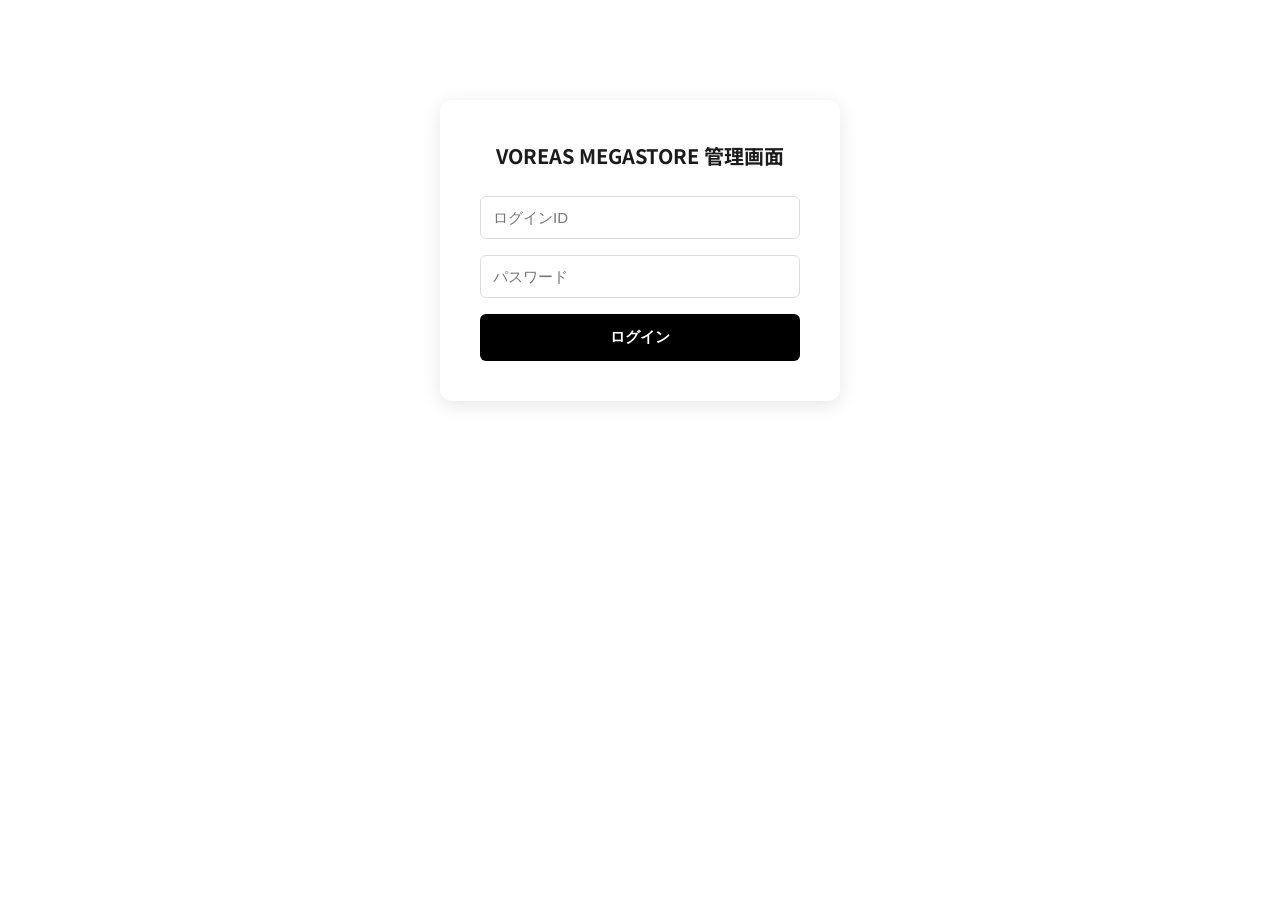
<file: manage.html>
<!DOCTYPE html>
<html lang="ja">
<head>
  <meta charset="UTF-8">
  <meta name="viewport" content="width=device-width, initial-scale=1.0">
  <meta name="robots" content="noindex, nofollow">
  <title>管理画面 – VOREAS MEGASTORE</title>
  <link rel="stylesheet" href="css/style-v2.css?v=2">
  <link rel="stylesheet" href="css/product.css?v=20260903b">
  <link rel="preconnect" href="https://fonts.googleapis.com">
  <link href="https://fonts.googleapis.com/css2?family=Noto+Sans+JP:wght@400;500;700&family=Oswald:wght@500;700&display=swap" rel="stylesheet">
  <link rel="icon" href="images/voreas-favicon.png" type="image/png">
  <style>
    .manage-login {
      max-width: 400px;
      margin: 100px auto;
      padding: 40px;
      background: #fff;
      border-radius: 12px;
      box-shadow: 0 4px 20px rgba(0,0,0,0.1);
    }
    .manage-login h1 { font-size: 20px; margin-bottom: 24px; text-align: center; }
    .manage-login input { width: 100%; padding: 12px; margin-bottom: 16px; border: 1px solid #ddd; border-radius: 6px; font-size: 15px; box-sizing: border-box; }
    .manage-login button { width: 100%; padding: 14px; background: var(--voreas-black, #000); color: #fff; border: none; border-radius: 6px; font-size: 15px; font-weight: 700; cursor: pointer; }
    .manage-login button:hover { background: #333; }
    .manage-login .error { color: #c60025; font-size: 14px; margin-bottom: 16px; text-align: center; }
    
    .manage-app { display: none; max-width: 900px; margin: 40px auto; padding: 0 20px; }
    .manage-header { display: flex; justify-content: space-between; align-items: center; margin-bottom: 32px; }
    .manage-header h1 { font-size: 24px; }
    .manage-header button { padding: 8px 20px; background: #f0f0f0; border: 1px solid #ddd; border-radius: 6px; cursor: pointer; font-size: 14px; }
    
    .chat-container { background: #f9f9f9; border-radius: 12px; padding: 24px; min-height: 400px; max-height: 600px; overflow-y: auto; margin-bottom: 20px; border: 1px solid #eee; }
    .chat-message { margin-bottom: 16px; }
    .chat-message--bot { text-align: left; }
    .chat-message--user { text-align: right; }
    .chat-message__bubble { display: inline-block; padding: 12px 16px; border-radius: 12px; max-width: 80%; font-size: 15px; line-height: 1.6; }
    .chat-message--bot .chat-message__bubble { background: #fff; border: 1px solid #ddd; }
    .chat-message--user .chat-message__bubble { background: var(--voreas-black, #000); color: #fff; }
    .chat-message__image { max-width: 200px; border-radius: 8px; margin-top: 8px; }
    
    .chat-input-area { display: flex; gap: 12px; align-items: flex-end; }
    .chat-input { flex: 1; padding: 12px; border: 1px solid #ddd; border-radius: 8px; font-size: 15px; resize: vertical; min-height: 44px; }
    .chat-send { padding: 12px 24px; background: var(--voreas-black, #000); color: #fff; border: none; border-radius: 8px; font-size: 15px; font-weight: 600; cursor: pointer; white-space: nowrap; }
    .chat-send:hover { background: var(--voreas-dark, #32373c); }
    .chat-send:disabled { background: #999; cursor: not-allowed; }
    
    .chat-upload { padding: 10px 16px; background: #f0f0f0; border: 1px solid #ddd; border-radius: 8px; cursor: pointer; font-size: 14px; }
    .chat-upload:hover { background: #e0e0e0; }
    
    .product-preview { background: #fff; border: 2px solid #000; border-radius: 12px; padding: 24px; margin-top: 20px; }
    .product-preview h3 { margin-bottom: 16px; font-size: 18px; }
    .product-preview__row { display: flex; justify-content: space-between; padding: 8px 0; border-bottom: 1px solid #eee; }
    .product-preview__row span:first-child { color: #888; }
    .product-preview__row span:last-child { font-weight: 600; }
    .product-preview__image { max-width: 200px; border-radius: 8px; margin: 12px 0; }
    .product-preview__register { width: 100%; padding: 16px; background: var(--voreas-red, #c60025); color: #fff; border: none; border-radius: 8px; font-size: 16px; font-weight: 700; cursor: pointer; margin-top: 16px; }
    .product-preview__register:hover { background: var(--voreas-dark-red, #8f0010); }
    .product-preview__register:disabled { background: #999; cursor: not-allowed; }
    
    .size-checkboxes { display: flex; flex-wrap: wrap; gap: 8px; margin: 8px 0; }
    .size-checkbox { display: flex; align-items: center; gap: 4px; padding: 6px 12px; border: 1px solid #ddd; border-radius: 6px; cursor: pointer; }
    .size-checkbox input { margin: 0; }
    .size-checkbox--selected { background: #000; color: #fff; border-color: #000; }
  </style>
</head>
<body>

  <!-- Login Screen -->
  <div class="manage-login" id="loginScreen">
    <h1>VOREAS MEGASTORE 管理画面</h1>
    <div class="error" id="loginError"></div>
    <input type="text" id="loginId" placeholder="ログインID" autocomplete="off">
    <input type="password" id="loginPass" placeholder="パスワード" autocomplete="off">
    <button onclick="doLogin()">ログイン</button>
  </div>

  <!-- Manage App -->
  <div class="manage-app" id="manageApp">
    <div class="manage-header">
      <h1>商品登録アシスタント</h1>
      <button onclick="doLogout()">ログアウト</button>
    </div>
    
    <div class="chat-container" id="chatContainer">
      <!-- Chat messages will be added here -->
    </div>
    
    <div class="chat-input-area">
      <label class="chat-upload">
        📷 画像
        <input type="file" id="imageUpload" accept="image/*" style="display:none;" onchange="handleImageUpload(event)">
      </label>
      <textarea class="chat-input" id="chatInput" placeholder="メッセージを入力..." rows="1" onkeydown="if(event.key==='Enter'&&!event.shiftKey){event.preventDefault();sendUserMessage();}"></textarea>
      <button class="chat-send" id="sendBtn" onclick="sendUserMessage()">送信</button>
    </div>
    
    <div id="productPreview" style="display:none;"></div>
  </div>

  <script>
    // --- XSS prevention: escape all user input before DOM insertion ---
    function escapeHtml(str) {
      if (str == null) return '';
      return String(str)
        .replace(/&/g, '&amp;')
        .replace(/</g, '&lt;')
        .replace(/>/g, '&gt;')
        .replace(/"/g, '&quot;')
        .replace(/'/g, '&#39;');
    }

    // --- Auth ---
    const AUTH_KEY = 'manage_auth';
    const LOGIN_ID = 'voreas';
    const LOGIN_PASS = 'megastore2026';

    function doLogin() {
      const id = document.getElementById('loginId').value;
      const pass = document.getElementById('loginPass').value;
      if (id === LOGIN_ID && pass === LOGIN_PASS) {
        sessionStorage.setItem(AUTH_KEY, 'true');
        document.getElementById('loginScreen').style.display = 'none';
        document.getElementById('manageApp').style.display = 'block';
        startConversation();
      } else {
        document.getElementById('loginError').textContent = 'IDまたはパスワードが正しくありません。';
      }
    }

    function doLogout() {
      sessionStorage.removeItem(AUTH_KEY);
      location.reload();
    }

    // Check auth on load
    if (sessionStorage.getItem(AUTH_KEY) === 'true') {
      document.getElementById('loginScreen').style.display = 'none';
      document.getElementById('manageApp').style.display = 'block';
      startConversation();
    }

    // --- Chat state ---
    let conversationState = 'initial';
    let productData = {
      name: '',
      type: '',
      colors: [],
      sizes: [],
      players: [],
      priceWolves: 0,
      pricePlayer: 0,
      description: '',
      imageFile: null,
      imageUrl: null,
      category: '',
    };

    function startConversation() {
      addBotMessage('VOREAS MEGASTORE 商品登録アシスタントへようこそ！\n\nSquare API経由で商品を登録します。以下の情報を順番に教えてください。\n\nまず、商品タイプを教えてください：\n1. オーセンティックユニフォーム\n2. レプリカユニフォーム\n3. レプリカユニフォームKIDS\n4. その他\n\n番号または名前で入力してください。');
      conversationState = 'awaiting_type';
    }

    function addBotMessage(text) {
      const container = document.getElementById('chatContainer');
      const msg = document.createElement('div');
      msg.className = 'chat-message chat-message--bot';
      msg.innerHTML = `<div class="chat-message__bubble">${escapeHtml(text).replace(/\n/g, '<br>')}</div>`;
      container.appendChild(msg);
      container.scrollTop = container.scrollHeight;
    }

    function addUserMessage(text, imageUrl) {
      const container = document.getElementById('chatContainer');
      const msg = document.createElement('div');
      msg.className = 'chat-message chat-message--user';
      let html = `<div class="chat-message__bubble">${escapeHtml(text).replace(/\n/g, '<br>')}`;
      if (imageUrl) {
        html += `<br><img src="${escapeHtml(imageUrl)}" class="chat-message__image">`;
      }
      html += '</div>';
      msg.innerHTML = html;
      container.appendChild(msg);
      container.scrollTop = container.scrollHeight;
    }

    function sendUserMessage() {
      const input = document.getElementById('chatInput');
      const text = input.value.trim();
      if (!text) return;
      
      addUserMessage(text);
      input.value = '';
      
      // Process based on conversation state
      processUserInput(text);
    }

    function processUserInput(text) {
      switch (conversationState) {
        case 'awaiting_type':
          handleTypeInput(text);
          break;
        case 'awaiting_colors':
          handleColorsInput(text);
          break;
        case 'awaiting_sizes':
          handleSizesInput(text);
          break;
        case 'awaiting_price_wolves':
          handlePriceWolvesInput(text);
          break;
        case 'awaiting_price_player':
          handlePricePlayerInput(text);
          break;
        case 'awaiting_players':
          handlePlayersInput(text);
          break;
        case 'awaiting_image':
          handleImageRequest(text);
          break;
        case 'awaiting_confirm':
          handleConfirm(text);
          break;
      }
    }

    function handleTypeInput(text) {
      const lower = text.toLowerCase();
      if (text.includes('1') || text.includes('オーセンティック')) {
        productData.type = 'authentic';
        productData.category = '★VOREASグッズ【アパレル系】';
      } else if (text.includes('2') || text.includes('レプリカ')) {
        productData.type = 'replica';
        productData.category = '★VOREASグッズ【アパレル系】';
      } else if (text.includes('3') || text.includes('kids') || text.includes('KIDS')) {
        productData.type = 'kids';
        productData.category = '★VOREASグッズ【アパレル系】';
      } else {
        productData.type = 'other';
        productData.category = '★VOREASグッズ【アパレル系】';
      }
      
      addBotMessage('カラーを教えてください。複数ある場合はカンマ区切りで入力してください。\n例: HOME, AWAY, LIBERO または RED, BLACK, GRAY');
      conversationState = 'awaiting_colors';
    }

    function handleColorsInput(text) {
      productData.colors = text.split(/[,、\s]+/).filter(c => c);
      addBotMessage('サイズ展開を教えてください。カンマ区切りで入力してください。\n例: 2S, S, M, L, XL, 2XL, 3XL');
      conversationState = 'awaiting_sizes';
    }

    function handleSizesInput(text) {
      productData.sizes = text.split(/[,、\s]+/).filter(s => s);
      addBotMessage('#1 WOLVES（サポーターナンバー）の価格（税込）を入力してください。\n例: 22000');
      conversationState = 'awaiting_price_wolves';
    }

    function handlePriceWolvesInput(text) {
      productData.priceWolves = parseInt(text.replace(/[^0-9]/g, '')) || 0;
      addBotMessage('選手背番号ありの価格（税込）を入力してください。\n例: 27500');
      conversationState = 'awaiting_price_player';
    }

    function handlePricePlayerInput(text) {
      productData.pricePlayer = parseInt(text.replace(/[^0-9]/g, '')) || 0;
      addBotMessage('登録する選手を教えてください。背番号と選手名をカンマ区切りで入力してください。\n例: #1 WOLVES, #2 中道優斗, #3 国京大海\n\n「全選手」と入力すると前回と同じ17名を登録します。');
      conversationState = 'awaiting_players';
    }

    function handlePlayersInput(text) {
      if (text.includes('全選手')) {
        productData.players = [
          {no: 1, name: 'WOLVES'},
          {no: 2, name: '中道 優斗'}, {no: 3, name: '国京 大海'},
          {no: 4, name: '松下 彪雅'}, {no: 5, name: '井上 仁'},
          {no: 6, name: '山岸 隼'}, {no: 7, name: 'ニキタ ゾロトゥーヒン'},
          {no: 8, name: '日車 恭輔'}, {no: 9, name: '池田 幸太'},
          {no: 10, name: 'メルト タンメアル'}, {no: 11, name: '外崎 航平'},
          {no: 12, name: '荒尾 怜音'}, {no: 14, name: 'ウルリック ダール'},
          {no: 17, name: '山田 航旗'}, {no: 18, name: '西 宏志郎'},
          {no: 19, name: '浜田 翔太'}, {no: 34, name: '三好 佳介'},
          {no: 44, name: 'ティモ タンメマー'},
        ];
      } else {
        productData.players = text.split(/[,、]/).map(p => {
          p = p.trim();
          const match = p.match(/#?(\d+)\s*(.+)/);
          if (match) return {no: parseInt(match[1]), name: match[2].trim()};
          return {no: 0, name: p};
        }).filter(p => p.no > 0);
      }
      
      addBotMessage('商品画像をアップロードしてください。📷画像ボタンからアップロードできます。\n\n画像がない場合は「スキップ」と入力してください。');
      conversationState = 'awaiting_image';
    }

    function handleImageRequest(text) {
      if (text === 'スキップ') {
        addBotMessage('了解しました。画像なしで登録します。');
        showProductPreview();
      }
    }

    function handleImageUpload(event) {
      const file = event.target.files[0];
      if (!file) return;
      
      productData.imageFile = file;
      const reader = new FileReader();
      reader.onload = (e) => {
        productData.imageUrl = e.target.result;
        addUserMessage('画像をアップロードしました', productData.imageUrl);
        addBotMessage('画像を受け取りました！商品登録内容を確認してください。');
        showProductPreview();
      };
      reader.readAsDataURL(file);
    }

    function showProductPreview() {
      const preview = document.getElementById('productPreview');
      const totalItems = productData.players.length * productData.colors.length;
      const totalVariations = totalItems * productData.sizes.length;
      
      let html = '<div class="product-preview"><h3>登録内容確認</h3>';
      
      if (productData.imageUrl) {
        html += `<img src="${escapeHtml(productData.imageUrl)}" class="product-preview__image">`;
      }
      
      html += `
        <div class="product-preview__row"><span>商品タイプ</span><span>${escapeHtml(productData.type)}</span></div>
        <div class="product-preview__row"><span>カラー</span><span>${escapeHtml(productData.colors.join(', '))}</span></div>
        <div class="product-preview__row"><span>サイズ</span><span>${escapeHtml(productData.sizes.join(', '))}</span></div>
        <div class="product-preview__row"><span>#1 WOLVES価格</span><span>¥${productData.priceWolves.toLocaleString()}</span></div>
        <div class="product-preview__row"><span>選手背番号あり価格</span><span>¥${productData.pricePlayer.toLocaleString()}</span></div>
        <div class="product-preview__row"><span>選手数</span><span>${productData.players.length}名</span></div>
        <div class="product-preview__row"><span>カテゴリ</span><span>${escapeHtml(productData.category)}</span></div>
        <div class="product-preview__row"><span>登録アイテム数</span><span>${totalItems}アイテム</span></div>
        <div class="product-preview__row"><span>バリエーション数</span><span>${totalVariations}個</span></div>
        <button class="product-preview__register" id="registerBtn" onclick="registerProducts()">この商品を登録してください</button>
      </div>`;
      
      preview.innerHTML = html;
      preview.style.display = 'block';
      conversationState = 'awaiting_confirm';
      
      addBotMessage('上記の内容でSquareに登録します。よろしいですか？\n\n「登録」ボタンを押すとSquare Catalog APIに商品が登録されます。');
    }

    async function registerProducts() {
      const btn = document.getElementById('registerBtn');
      btn.disabled = true;
      btn.textContent = '登録中...';
      
      addBotMessage('Square APIに登録中... お待ちください。');
      
      try {
        const response = await fetch('/api/manage/register', {
          method: 'POST',
          headers: {'Content-Type': 'application/json'},
          body: JSON.stringify(productData),
        });
        
        const result = await response.json();
        
        if (result.success) {
          addBotMessage(`✅ 登録完了！\n\n${result.itemCount}アイテム / ${result.variationCount}バリエーションをSquareに登録しました。\n\n商品ページに自動反映されます。`);
          btn.textContent = '登録完了';
          btn.style.background = '#4caf50';
        } else {
          addBotMessage(`❌ 登録エラー: ${result.error || '不明なエラー'}`);
          btn.disabled = false;
          btn.textContent = 'この商品を登録してください';
        }
      } catch (e) {
        addBotMessage(`❌ エラーが発生しました: ${e.message}`);
        btn.disabled = false;
        btn.textContent = 'この商品を登録してください';
      }
    }
  </script>

  <script src="js/cart-badge.js"></script>
</body>
</html>
</file>
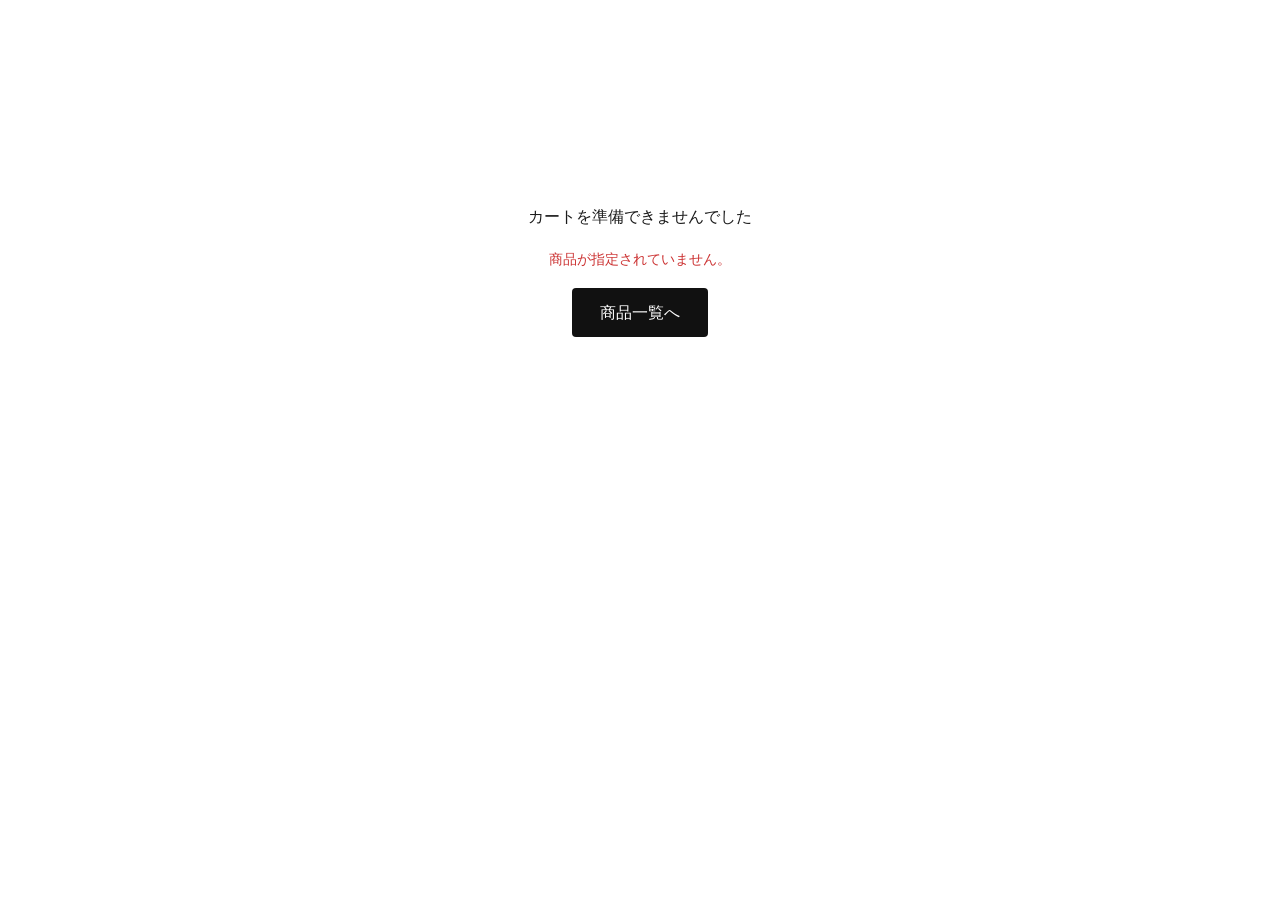
<file: meta-checkout.html>
<!DOCTYPE html>
<html lang="ja">
<head>
  <meta charset="UTF-8">
  <meta name="viewport" content="width=device-width, initial-scale=1.0">
  <meta name="robots" content="noindex">
  <title>カートを準備しています – VOREAS MEGASTORE</title>
  <link rel="stylesheet" href="css/style-v2.css?v=2">
  <link rel="icon" href="images/voreas-favicon.png" type="image/png">
  <style>
    .mc-wrap{min-height:60vh;display:flex;align-items:center;justify-content:center;padding:40px 20px;text-align:center;font-family:'Noto Sans JP',sans-serif}
    .mc-box{max-width:480px}
    .mc-msg{font-size:16px;line-height:1.8;margin:0 0 16px}
    .mc-err{color:#c33;font-size:14px;line-height:1.7}
    .mc-link{display:inline-block;margin-top:16px;padding:12px 28px;background:#111;color:#fff;text-decoration:none;border-radius:4px}
  </style>
</head>
<body data-page="meta-checkout">
  <div class="mc-wrap"><div class="mc-box">
    <p class="mc-msg" id="mcMsg">カートを準備しています…</p>
    <div class="mc-err" id="mcErr"></div>
    <a class="mc-link" id="mcLink" href="/#ec-section" style="display:none">商品一覧へ</a>
  </div></div>
  <script>
  /*
   * Meta Shops checkout URL endpoint.
   * Meta sends: /meta-checkout.html?products=<ID>%3A<QTY>%2C...&coupon=<CODE>&cart_origin=...&utm_*=...
   * Spec: https://developers.facebook.com/documentation/ads-commerce/commerce-platform/setup-checkout-url
   * IDs are Square variation IDs (= Meta catalog content IDs from /api/meta-feed.csv).
   * The cart is cleared and rebuilt, then the user continues through the normal cart → checkout flow.
   */
  (async function () {
    var params = new URLSearchParams(window.location.search);
    var products = params.get('products') || '';
    var coupon = (params.get('coupon') || '').trim();
    var msg = document.getElementById('mcMsg');
    var err = document.getElementById('mcErr');
    var link = document.getElementById('mcLink');
    function fail(text) {
      msg.textContent = 'カートを準備できませんでした';
      err.textContent = text;
      link.style.display = '';
    }
    if (!products) { fail('商品が指定されていません。'); return; }
    try {
      var res = await fetch('/api/meta-cart?products=' + encodeURIComponent(products));
      var data = await res.json();
      if (!res.ok || data.error) throw new Error(data.error || ('HTTP ' + res.status));
      var notes = [];
      if (data.soldOut && data.soldOut.length) notes.push('売り切れのため追加できなかった商品があります（' + data.soldOut.length + '点）。');
      if (data.missing && data.missing.length) notes.push('販売終了または見つからない商品があります（' + data.missing.length + '点）。');
      if (!data.items || data.items.length === 0) { fail(notes.join(' ') || '追加できる商品がありません。'); return; }
      // Clear the cart and add exactly what Meta sent (best practice: clear cart each call)
      localStorage.setItem('voreas_cart', JSON.stringify(data.items));
      if (coupon) sessionStorage.setItem('meta_coupon', coupon); else sessionStorage.removeItem('meta_coupon');
      if (notes.length) sessionStorage.setItem('meta_cart_notice', notes.join(' ')); else sessionStorage.removeItem('meta_cart_notice');
      // Keep tracking params (cart_origin, utm_*) on the redirect
      params.delete('products');
      var qs = params.toString();
      window.location.replace('/cart.html' + (qs ? '?' + qs : ''));
    } catch (e) {
      fail('通信エラーが発生しました。時間をおいて再度お試しください。');
    }
  })();
  </script>
</body>
</html>
</file>
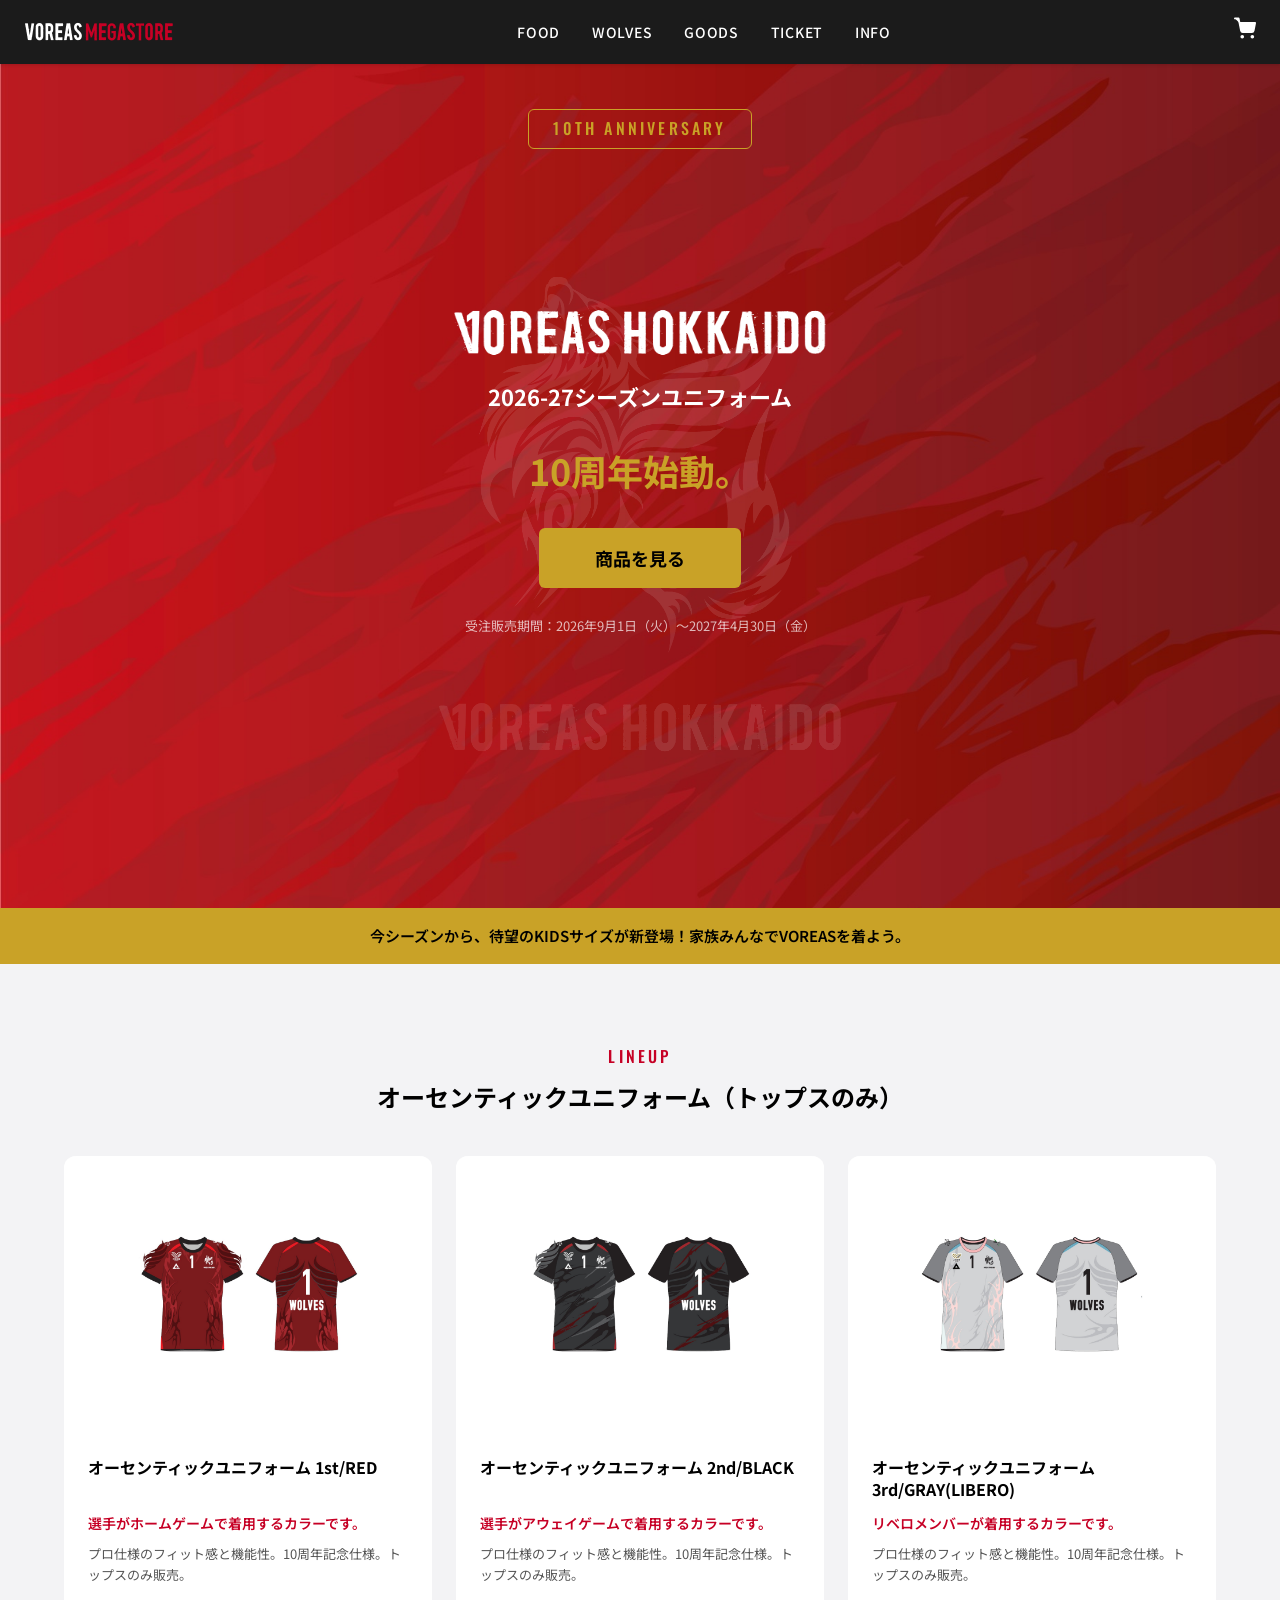
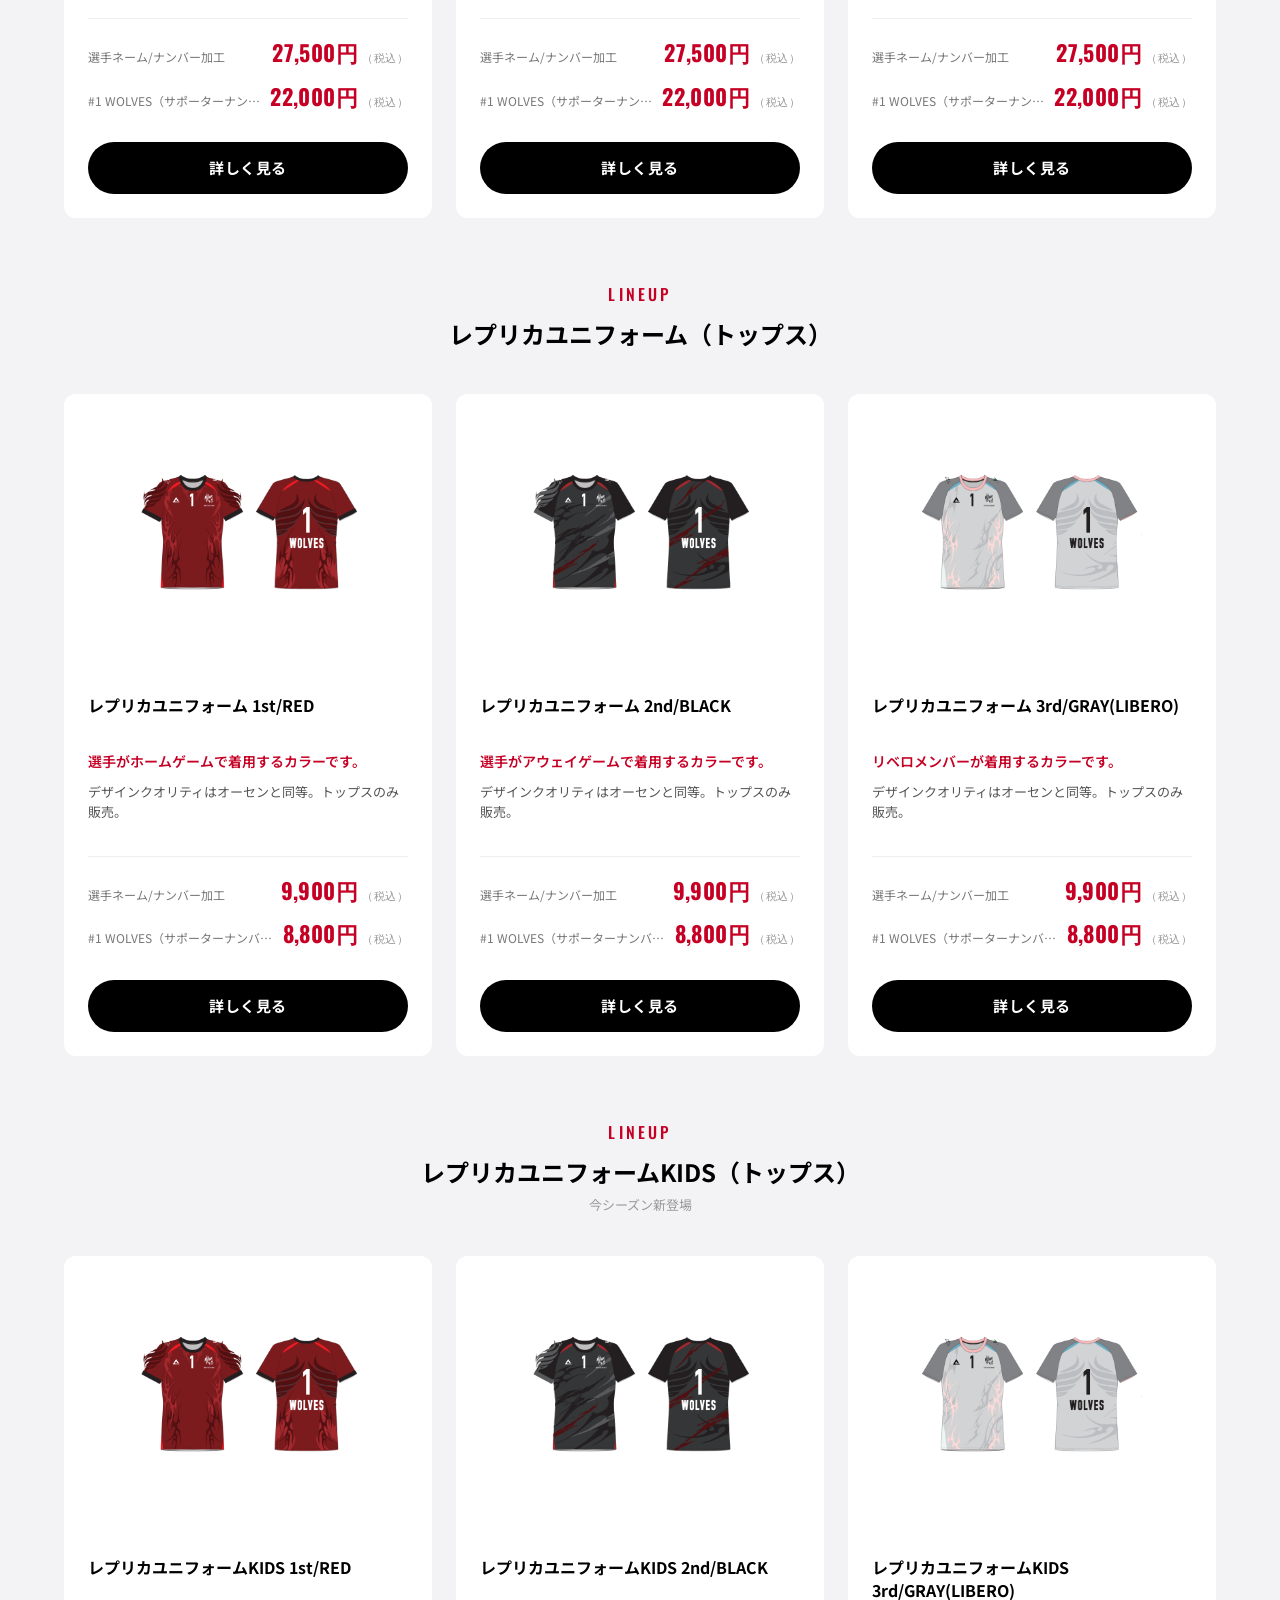
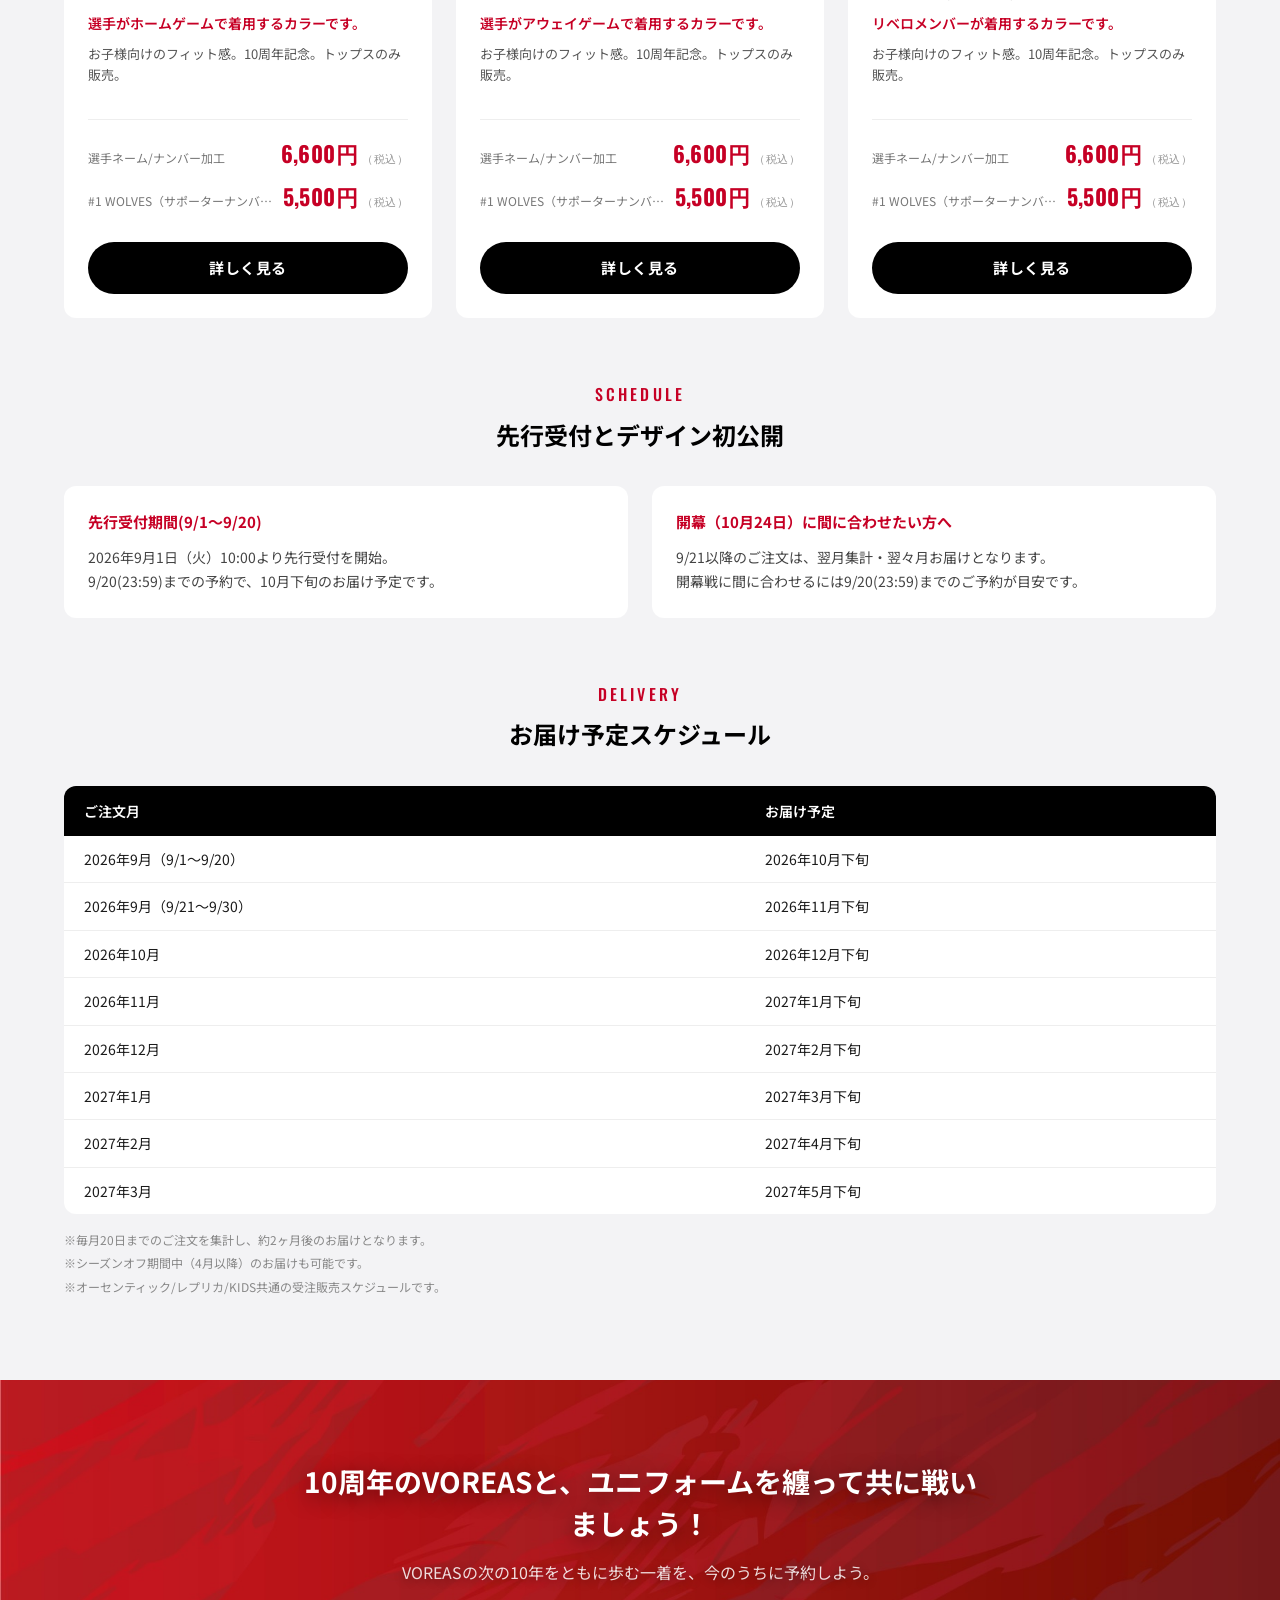
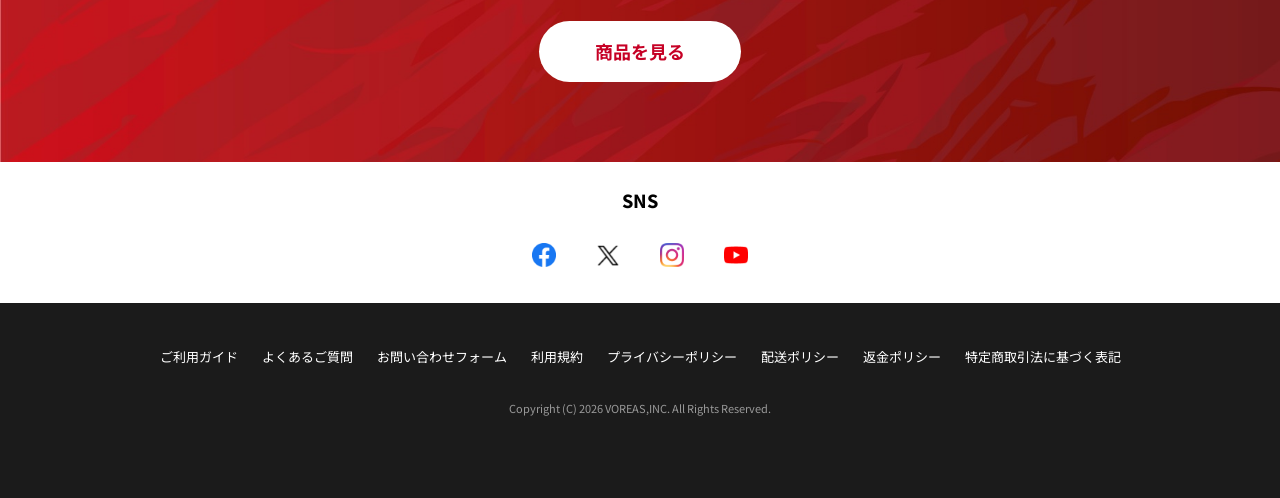
<file: order-complete.html>
<!DOCTYPE html>
<html lang="ja">
<head>
  <meta charset="UTF-8">
  <meta name="viewport" content="width=device-width, initial-scale=1.0">
  <title>ご注文ありがとうございます – VOREAS MEGASTORE</title>
  <link rel="stylesheet" href="css/style-v2.css?v=2">
  <link rel="stylesheet" href="css/product-v2.css?v=2">
  <link rel="preconnect" href="https://fonts.googleapis.com">
  <link rel="preconnect" href="https://fonts.gstatic.com" crossorigin>
  <link href="https://fonts.googleapis.com/css2?family=Noto+Sans+JP:wght@400;500;700&family=Oswald:wght@500;700&display=swap" rel="stylesheet">
  <link rel="icon" href="images/voreas-favicon.png" type="image/png">
</head>
<body data-page="complete">

  <!-- Header -->
  <header class="site-header">
    <div class="site-header__logo">
      <a href="/"><img src="images/logo.png" alt="VOREAS MEGASTORE"></a>
    </div>
    <nav>
      <ul class="site-nav" id="siteNav">
        <li><a href="/" class="site-nav__link">HOME</a></li>
        <li><a href="/#ec-section" class="site-nav__link">GOODS</a></li>
        <li><a href="https://ticket-v.jp/teams/?id=479" class="site-nav__link" target="_blank" rel="noopener">TICKET</a></li>
        <li><a href="https://voreas.co.jp/" class="site-nav__link" target="_blank" rel="noopener">INFO</a></li>
      </ul>
    </nav>
    <div class="site-header__icons">
      <a href="/cart.html" class="site-header__icon" aria-label="カート">
        <svg width="22px" height="23px" viewBox="0 0 24 24" xmlns="http://www.w3.org/2000/svg" fill="none" stroke="#ffffff" stroke-width="2" stroke-linecap="round" stroke-linejoin="round">
          <circle cx="9" cy="21" r="1"></circle>
          <circle cx="20" cy="21" r="1"></circle>
          <path d="M1 1h4l2.68 13.39a2 2 0 0 0 2 1.61h9.72a2 2 0 0 0 2-1.61L23 6H6"></path>
        </svg>
        <span class="cart-count" id="cartCountBadge" style="display:none;">0</span>
      </a>
    </div>
    <button class="mobile-nav-toggle" onclick="document.getElementById('siteNav').classList.toggle('open')" aria-label="メニュー">
      <span></span><span></span><span></span>
    </button>
  </header>

  <!-- Order Complete -->
  <div class="product-page">
    <div class="product-container">
      <div class="checkout-page">
        <!-- Steps indicator -->
        <div class="checkout-steps">
          <div class="checkout-step checkout-step--done">1. カート ✓</div>
          <div class="checkout-step checkout-step--done">2. お会計 ✓</div>
          <div class="checkout-step checkout-step--done">3. 完了 ✓</div>
        </div>

        <div class="order-complete" id="orderComplete">
          <div class="order-complete__icon">✓</div>
          <h1 class="order-complete__title">ご注文ありがとうございます</h1>
          <p class="order-complete__message">ご注文を受け付けました。ご登録のメールアドレスに確認メールをお送りします。</p>

          <div class="order-complete__details">
            <div class="order-complete__row">
              <span class="order-complete__label">注文番号</span>
              <span class="order-complete__value" id="orderId"></span>
            </div>
            <div class="order-complete__row">
              <span class="order-complete__label">ご注文者</span>
              <span class="order-complete__value" id="orderName"></span>
            </div>
            <div class="order-complete__row">
              <span class="order-complete__label">合計金額</span>
              <span class="order-complete__value" id="orderTotal"></span>
            </div>
          </div>

          <div class="order-complete__items" id="orderItems"></div>

          <div class="order-complete__receipt" id="receiptLink" style="display:none;">
            <a href="#" target="_blank" rel="noopener">レシートを確認する</a>
          </div>

          <div class="order-complete__actions">
            <a href="/" class="cart-empty__btn">トップページに戻る</a>
          </div>

          <div class="order-complete__note">
            <p>※受注販売のため、商品の発送はご注文月の翌々月となります。</p>
            <p>※キャンセル・返品・サイズ変更はお受けできません。あらかじめご了承ください。</p>
            <p>※ご不明な点がございましたら <a href="https://voreas-contact.pages.dev/contact">お問い合わせフォーム</a> よりご連絡ください。</p>
          </div>
        </div>
      </div>
    </div>
  </div>

  <!-- Footer -->
  <footer class="site-footer">
    <div class="site-footer__sns">
      <div class="site-footer__sns-title">SNS</div>
      <ul class="site-footer__sns-icons">
        <li><a href="https://www.facebook.com/voreas.hokkaido/" target="_blank" rel="noopener"><img src="images/icon-fb.png" alt="Facebook"></a></li>
        <li><a href="https://twitter.com/voreas_official" target="_blank" rel="noopener"><img src="images/icon-twitter.png" alt="Twitter"></a></li>
        <li><a href="https://www.instagram.com/voreas_official/" target="_blank" rel="noopener"><img src="images/icon-instagram.png" alt="Instagram"></a></li>
        <li><a href="https://www.youtube.com/channel/UCXegE460iKkJ6v40Y41inRA" target="_blank" rel="noopener"><img src="images/icon-youtube.png" alt="YouTube"></a></li>
      </ul>
    </div>
    <div class="site-footer__main">
      <ul class="site-footer__links">
        <li><a href="https://voreas-megastore.moala.live/pages/userguide" target="_blank" rel="noopener">ご利用ガイド</a></li>
        <li><a href="https://voreas-contact.pages.dev/contact" target="_blank" rel="noopener">お問い合わせフォーム</a></li>
        <li><a href="https://voreas-megastore.moala.live/policies/terms-of-service" target="_blank" rel="noopener">利用規約</a></li>
        <li><a href="https://voreas-megastore.moala.live/policies/privacy-policy" target="_blank" rel="noopener">プライバシーポリシー</a></li>
        <li><a href="https://voreas-megastore.moala.live/policies/shipping-policy" target="_blank" rel="noopener">配送ポリシー</a></li>
        <li><a href="https://voreas-megastore.moala.live/policies/refund-policy" target="_blank" rel="noopener">返金ポリシー</a></li>
        <li><a href="https://voreas-megastore.moala.live/policies/legal-notice" target="_blank" rel="noopener">特定商取引法に基づく表記</a></li>
      </ul>
      <div class="site-footer__copyright">
        Copyright (C) 2026 VOREAS,INC. All Rights Reserved.
      </div>
    </div>
  </footer>

  <script>
    function formatPrice(amount) {
      return '¥' + Math.round(amount).toLocaleString();
    }
    (function() {
      function formatPrice(amount) {
        return '¥' + Math.round(amount).toLocaleString();
      }
      const order = JSON.parse(sessionStorage.getItem('last_order') || 'null');
      if (!order) {
        window.location.href = '/';
        return;
      }

      document.getElementById('orderId').textContent = order.paymentId;
      document.getElementById('orderName').textContent = order.name;
      document.getElementById('orderTotal').textContent = formatPrice(order.total) + '（税込）';

      // Render items
      const itemsEl = document.getElementById('orderItems');
      order.items.forEach(item => {
        const playerText = item.player ? `／${item.player}` : '';
        const div = document.createElement('div');
        div.className = 'checkout-order-item';
        div.innerHTML = `
          <div class="checkout-item__info">
            <p class="checkout-item__name">${item.name}</p>
            <p class="checkout-item__meta">${item.size}${playerText} ×${item.quantity}</p>
          </div>
          <div class="checkout-item__price">${formatPrice(item.unitPrice * item.quantity)}</div>
        `;
        itemsEl.appendChild(div);
      });

      // Receipt link
      if (order.receiptUrl) {
        const link = document.getElementById('receiptLink');
        link.style.display = '';
        link.querySelector('a').href = order.receiptUrl;
      }

      // Clear sessionStorage
      sessionStorage.removeItem('last_order');
    })();
  </script>

  <script src="js/cart-badge.js"></script>
</body>
</html>
</file>
<file: css/style-v2.css>
/* VOREAS MEGA STORE — Static Reproduction */
/* Based on original Shopify theme layout */

:root {
  --color-bg-dark: #1b1b1b;
  --color-bg-white: #ffffff;
  --color-text: #1b1b1b;
  --color-text-light: #ffffff;
  --color-accent: #295FCC;
  --voreas-red: #c60025;
  --voreas-dark-red: #8f0010;
  --voreas-black: #000000;
  --voreas-gold: #C9A227;
  --voreas-dark: #32373c;
  --voreas-bg: #f3f3f5;
  --font-jp: 'Noto Sans JP', 'Helvetica Neue', 'ヒラギノ角ゴ ProN W3', Hiragino Kaku Gothic ProN, Arial, 'メイリオ', Meiryo, sans-serif;
  --font-en: 'Oswald', sans-serif;
  --font-family: var(--font-jp);
  --page-width: 1200px;
}

* {
  margin: 0;
  padding: 0;
  box-sizing: border-box;
}

body {
  font-family: var(--font-family);
  color: var(--color-text);
  background-color: var(--color-bg-white);
  line-height: 1.6;
  -webkit-font-smoothing: antialiased;
}

img {
  max-width: 100%;
  height: auto;
  display: block;
}

a {
  text-decoration: none;
  color: inherit;
}

/* ========== Header ========== */
.site-header {
  background-color: var(--color-bg-dark);
  box-shadow: 0 1px 3px rgba(0,0,0,0.15);
  display: flex;
  align-items: center;
  justify-content: space-between;
  padding: 0 24px;
  height: 64px;
  position: sticky;
  top: 0;
  z-index: 100;
}

.site-header__logo img {
  height: 40px;
  width: auto;
}

.site-nav {
  display: flex;
  gap: 32px;
  list-style: none;
}

.site-nav__link {
  color: var(--color-text-light);
  font-size: 14px;
  font-weight: 500;
  letter-spacing: 0.05em;
  transition: opacity 0.2s;
}

.site-nav__link:hover {
  opacity: 0.7;
}

.site-header__icons {
  display: flex;
  gap: 16px;
  align-items: center;
}

.site-header__icon {
  position: relative;
}

.site-header__icons svg {
  fill: var(--color-text-light);
}

.cart-count {
  position: absolute;
  top: -8px;
  right: -8px;
  background: var(--voreas-red);
  color: #fff;
  font-size: 11px;
  font-weight: 700;
  min-width: 18px;
  height: 18px;
  border-radius: 9px;
  display: flex;
  align-items: center;
  justify-content: center;
  padding: 0 5px;
  line-height: 1;
  font-family: var(--font-en, 'Oswald', sans-serif);
}

/* Mobile header */
.mobile-nav-toggle {
  display: none;
  background: none;
  border: none;
  cursor: pointer;
}

.mobile-nav-toggle span {
  display: block;
  width: 24px;
  height: 2px;
  background: #fff;
  margin: 5px 0;
  transition: 0.3s;
}

/* ========== LP Hero — 2026-27 Season (Send LP structure, VOREAS branding) ========== */
.lp-hero {
  position: relative;
  width: 100%;
  min-height: 100vh;
  display: flex;
  flex-direction: column;
  align-items: center;
  overflow: hidden;
  background: var(--voreas-black);
}

.lp-hero__bg {
  position: absolute;
  inset: 0;
  background: url('/images/season-motif-bg.jpg') center center / cover no-repeat;
  z-index: 0;
}

/* Wolf mark + VOREAS HOKKAIDO watermark as one set */
.lp-hero__bg::before {
  content: '';
  position: absolute;
  top: 50%;
  left: 50%;
  transform: translate(-50%, -50%);
  width: 47vw;
  height: 47vw;
  max-width: 940px;
  background: url('/images/voreas-10th-mark.png') center center / contain no-repeat;
  opacity: 0.1;
  z-index: 1;
  pointer-events: none;
}

@media (max-width: 768px) {
  .lp-hero__bg::before {
    width: 60vw;
    height: 60vw;
    max-width: none;
  }
}

.lp-hero__logo-area {
  position: relative;
  z-index: 2;
  text-align: center;
  padding: 5vh 24px 0;
  display: flex;
  flex-direction: column;
  align-items: center;
  gap: 8px;
  flex-shrink: 0;
}

.lp-hero__text-area {
  position: relative;
  z-index: 2;
  text-align: center;
  color: #ffffff;
  flex: 1;
  display: flex;
  flex-direction: column;
  align-items: center;
  justify-content: flex-start;
  gap: 24px;
  padding: 24px 24px 0;
}

.lp-hero__anniversary {
  font-family: var(--font-en);
  font-size: 16px;
  font-weight: 500;
  letter-spacing: 0.2em;
  color: var(--voreas-gold);
  border: 1px solid var(--voreas-gold);
  border-radius: 6px;
  padding: 6px 24px;
  margin-bottom: 4px;
}

.lp-hero__title {
  font-family: var(--font-en);
  font-size: 64px;
  font-weight: 700;
  letter-spacing: 0.05em;
  line-height: 1;
  margin-bottom: 4px;
  text-shadow: 0 4px 20px rgba(0,0,0,0.5);
  text-align: center;
}

.lp-hero__title img {
  display: block;
  margin: 0 auto;
}

.lp-hero__season {
  font-size: 22px;
  font-weight: 700;
  margin-bottom: 4px;
}

.lp-hero__gold {
  font-size: 36px;
  font-weight: 700;
  color: var(--voreas-gold);
  margin-bottom: 4px;
}

.lp-hero__btn {
  display: inline-block;
  padding: 16px 56px;
  background: var(--voreas-gold);
  color: var(--voreas-black);
  font-size: 18px;
  font-weight: 700;
  border: none;
  border-radius: 6px;
  transition: opacity 0.2s, transform 0.1s;
  cursor: pointer;
  margin-bottom: 4px;
}

.lp-hero__btn:hover {
  opacity: 0.85;
  transform: translateY(-2px);
}

.lp-hero__note {
  font-size: 13px;
  color: rgba(255,255,255,0.7);
}

.lp-hero__band {
  position: relative;
  z-index: 3;
  width: 100%;
  flex-shrink: 0;
  background: var(--voreas-gold);
  color: var(--voreas-black);
  text-align: center;
  padding: 16px 24px;
  font-size: 15px;
  font-weight: 600;
}

@media (max-width: 768px) {
  .lp-hero {
    min-height: 85vh;
  }
  .lp-hero__title {
    font-size: 36px;
  }
  .lp-hero__season {
    font-size: 16px;
  }
  .lp-hero__gold {
    font-size: 24px;
  }
  .lp-hero__btn {
    padding: 12px 36px;
    font-size: 15px;
  }
  .lp-hero__band {
    font-size: 13px;
    padding: 12px 16px;
  }
}

/* ========== EC Section — Send LP structure recreated ========== */
.ec-section {
  background-color: var(--voreas-bg);
  padding: 80px 0;
}

.ec-block {
  margin-bottom: 64px;
}

.ec-block:last-child {
  margin-bottom: 0;
}

.ec-block__label {
  font-family: var(--font-en);
  font-size: 16px;
  font-weight: 500;
  letter-spacing: 0.2em;
  color: var(--voreas-red);
  text-align: center;
  margin-bottom: 8px;
}

.ec-block__title {
  font-size: 24px;
  font-weight: 700;
  color: var(--voreas-black);
  text-align: center;
  margin-bottom: 4px;
}

.ec-block__sub {
  font-size: 13px;
  color: #999;
  text-align: center;
  margin-bottom: 32px;
}

.ec-grid {
  display: grid;
  grid-template-columns: repeat(3, 1fr);
  gap: 24px;
  margin-top: 40px;
  align-items: stretch;
}

.ec-card {
  background: #ffffff;
  border-radius: 12px;
  overflow: hidden;
  display: flex;
  flex-direction: column;
  transition: box-shadow 0.2s, transform 0.2s;
}

.ec-card:hover {
  box-shadow: 0 8px 24px rgba(0,0,0,0.1);
  transform: translateY(-4px);
}

.ec-card__badge {
  position: absolute;
  top: 12px;
  left: 12px;
  background: var(--voreas-red);
  color: #ffffff;
  font-size: 12px;
  font-weight: 600;
  padding: 4px 14px;
  border-radius: 999px;
  z-index: 1;
  letter-spacing: 0.05em;
}

.ec-card__image {
  width: 100%;
  aspect-ratio: 4 / 3;
  position: relative;
  background-size: cover;
  background-position: center;
}

.ec-card__image[data-color="#c60025"] {
  background-image: url('/images/products/uniform-2026-27-red.jpg');
}

.ec-card__image[data-color="#000000"] {
  background-image: url('/images/products/uniform-2026-27-black.jpg');
}

.ec-card__image[data-color="#9ca3af"] {
  background-image: url('/images/products/uniform-2026-27-gray.jpg');
}

.ec-card__body {
  padding: 24px;
  display: flex;
  flex-direction: column;
  flex: 1;
}

.ec-card__name {
  font-size: 16px;
  font-weight: 700;
  margin-bottom: 12px;
  color: var(--voreas-black);
  line-height: 1.4;
  min-height: 2.8em;
  display: -webkit-box;
  -webkit-line-clamp: 2;
  -webkit-box-orient: vertical;
  overflow: hidden;
}

.ec-card__accent {
  font-size: 14px;
  color: var(--voreas-red);
  margin-bottom: 10px;
  font-weight: 600;
  line-height: 1.5;
}

.ec-card__desc {
  font-size: 13px;
  color: #555;
  line-height: 1.6;
  margin-bottom: 20px;
  display: -webkit-box;
  -webkit-line-clamp: 2;
  -webkit-box-orient: vertical;
  overflow: hidden;
  min-height: 4.2em;
}

.ec-card__prices {
  margin-bottom: 20px;
  padding-top: 16px;
  border-top: 1px solid #eee;
}

.ec-card__price-row {
  display: flex;
  justify-content: space-between;
  align-items: baseline;
  margin-bottom: 8px;
}

.ec-card__price-label {
  font-size: 12px;
  color: #777;
  white-space: nowrap;
  overflow: hidden;
  text-overflow: ellipsis;
}

.ec-card__price-value {
  font-size: 22px;
  font-weight: 800;
  color: var(--voreas-red);
  font-family: var(--font-en);
  letter-spacing: 0.02em;
  white-space: nowrap;
}

.ec-card__price-value::after {
  content: '（税込）';
  font-size: 11px;
  font-weight: 400;
  color: #999;
  margin-left: 4px;
  white-space: nowrap;
}

.ec-card__btn {
  display: block;
  width: 100%;
  padding: 14px;
  background: var(--voreas-black);
  color: #ffffff;
  font-size: 15px;
  font-weight: 700;
  text-align: center;
  border: none;
  border-radius: 999px;
  margin-top: auto;
  transition: background 0.2s;
  cursor: pointer;
  letter-spacing: 0.03em;
}

.ec-card__btn:hover {
  background: url("/images/season-motif-bg.jpg") center center / cover no-repeat;
}

/* Schedule */
.ec-schedule {
  display: grid;
  grid-template-columns: 1fr 1fr;
  gap: 24px;
  margin-top: 32px;
}

.ec-schedule__col {
  background: #ffffff;
  border-radius: 12px;
  padding: 24px;
}

.ec-schedule__heading {
  font-size: 15px;
  font-weight: 700;
  color: var(--voreas-red);
  margin-bottom: 12px;
}

.ec-schedule__col p {
  font-size: 14px;
  color: #444;
  line-height: 1.7;
}

/* Delivery Table */
.ec-table {
  width: 100%;
  border-collapse: collapse;
  margin-top: 32px;
  background: #ffffff;
  border-radius: 12px;
  overflow: hidden;
}

.ec-table th {
  background: var(--voreas-black);
  color: #ffffff;
  padding: 14px 20px;
  font-size: 14px;
  font-weight: 600;
  text-align: left;
}

.ec-table td {
  padding: 12px 20px;
  font-size: 14px;
  border-bottom: 1px solid #eee;
}

.ec-table tr:last-child td {
  border-bottom: none;
}

.ec-table__notes {
  margin-top: 16px;
}

.ec-table__notes p {
  font-size: 12px;
  color: #888;
  margin-bottom: 4px;
}

@media (max-width: 768px) {
  .ec-grid {
    grid-template-columns: 1fr;
  }
  .ec-schedule {
    grid-template-columns: 1fr;
  }
  .ec-block__title {
    font-size: 18px;
  }
}

/* ========== LP Final CTA ========== */
.lp-cta {
  background: url("/images/season-motif-bg.jpg") center center / cover no-repeat;
  padding: 80px 24px;
}

.lp-cta__content {
  max-width: 700px;
  margin: 0 auto;
  text-align: center;
}

.lp-cta__title {
  font-size: 28px;
  font-weight: 700;
  color: #ffffff;
  margin-bottom: 16px;
  text-shadow: 0 4px 20px rgba(0,0,0,0.5);
  line-height: 1.5;
}

.lp-cta__subtitle {
  font-size: 16px;
  color: rgba(255,255,255,0.85);
  margin-bottom: 36px;
  text-shadow: 0 2px 10px rgba(0,0,0,0.4);
}

.lp-cta__btn {
  display: inline-block;
  padding: 16px 56px;
  background: #ffffff;
  color: var(--voreas-red);
  font-size: 18px;
  font-weight: 700;
  border: none;
  border-radius: 999px;
  transition: opacity 0.2s, transform 0.1s;
  cursor: pointer;
}

.lp-cta__btn:hover {
  opacity: 0.9;
  transform: translateY(-2px);
}

@media (max-width: 768px) {
  .lp-cta__title {
    font-size: 20px;
  }
  .lp-cta__subtitle {
    font-size: 14px;
  }
  .lp-cta__btn {
    padding: 12px 36px;
    font-size: 15px;
  }
}

/* ========== Page Width Container ========== */
.page-width {
  max-width: var(--page-width);
  margin: 0 auto;
  padding: 0 24px;
}

/* ========== Feature Columns Section ========== */
.feature-columns {
  padding: 60px 0;
}

.feature-columns .grid {
  display: grid;
  grid-template-columns: 1fr 1fr;
  gap: 40px;
}

.feature-column {
  text-align: left;
}

.feature-column__image {
  width: 100%;
  margin-bottom: 20px;
  overflow: hidden;
}

.feature-column__image img {
  width: 100%;
  border-radius: 4px;
}

.feature-column h3 {
  font-size: 20px;
  font-weight: 600;
  margin-bottom: 12px;
  color: var(--color-text);
}

.feature-column p {
  font-size: 15px;
  color: #333;
  margin-bottom: 20px;
  line-height: 1.8;
}

/* ========== Buttons ========== */
.btn {
  display: inline-block;
  padding: 14px 32px;
  border-radius: 32px;
  font-size: 16px;
  font-family: var(--font-family);
  font-weight: 500;
  text-align: center;
  transition: opacity 0.2s, transform 0.1s;
  cursor: pointer;
  border: none;
}

.btn:hover {
  opacity: 0.85;
}

.btn:active {
  transform: scale(0.98);
}

.btn--primary {
  background-color: var(--color-accent);
  color: var(--color-text-light);
  width: 247px;
  padding-top: 18px;
  padding-bottom: 18px;
  height: 64px;
  line-height: 32px;
}

.btn--secondary {
  background-color: transparent;
  color: var(--color-text);
  border: 1px solid #ccc;
  font-size: 14px;
  padding: 10px 24px;
}

.btn--secondary:hover {
  border-color: var(--color-text);
  opacity: 1;
}

/* ========== Hero Sections ========== */
.hero-section {
  position: relative;
  width: 100%;
  min-height: 500px;
  display: flex;
  align-items: center;
  justify-content: center;
  overflow: hidden;
}

.hero-section__bg {
  position: absolute;
  inset: 0;
  background-size: cover;
  background-position: center;
  z-index: 0;
}

.hero-section__overlay {
  position: absolute;
  inset: 0;
  background: rgba(0, 0, 0, 0.35);
  z-index: 1;
}

.hero-section__content {
  position: relative;
  z-index: 2;
  text-align: center;
  color: var(--color-text-light);
  padding: 60px 24px;
  max-width: var(--page-width);
}

.hero-section__title {
  font-size: 36px;
  font-weight: 700;
  margin-bottom: 20px;
  letter-spacing: 0.02em;
  text-shadow: 0 2px 8px rgba(0,0,0,0.3);
}

.hero-section__subtitle {
  font-size: 16px;
  line-height: 1.8;
  margin-bottom: 28px;
  max-width: 700px;
  margin-left: auto;
  margin-right: auto;
  text-shadow: 0 1px 4px rgba(0,0,0,0.3);
}

.hero-section__btn {
  background-color: var(--color-accent);
  color: var(--color-text-light);
}

/* ========== Blog/News Section ========== */
.news-section {
  background-color: #FAFAFA;
  border: 1px solid #F2F2F2;
  margin-bottom: 0;
  padding: 40px 0;
}

.news-section h2 {
  text-align: center;
  font-size: 24px;
  font-weight: 700;
  margin-bottom: 24px;
}

.news-list {
  list-style: none;
}

.news-item {
  padding: 12px 0;
  border-bottom: 1px solid #eee;
}

.news-item__date {
  font-size: 14px;
  color: #888;
  margin-right: 16px;
}

.news-item__link {
  color: var(--color-text);
  font-size: 15px;
}

.news-item__link:hover {
  color: var(--color-accent);
}

/* ========== Footer ========== */
.site-footer {
  background-color: var(--color-bg-dark);
  color: var(--color-text-light);
}

.site-footer__sns {
  background-color: var(--color-bg-white);
  text-align: center;
  padding: 24px 0;
}

.site-footer__sns-title {
  color: #000;
  font-size: 18px;
  font-weight: 800;
  margin-bottom: 16px;
}

.site-footer__sns-icons {
  display: flex;
  justify-content: center;
  gap: 16px;
  list-style: none;
}

.site-footer__sns-icons img {
  width: 48px;
  height: 48px;
  transition: opacity 0.2s;
}

.site-footer__sns-icons a:hover img {
  opacity: 0.7;
}

.site-footer__main {
  padding: 40px 24px;
  text-align: center;
}

.site-footer__links {
  display: flex;
  justify-content: center;
  flex-wrap: wrap;
  gap: 24px;
  list-style: none;
  margin-bottom: 32px;
}

.site-footer__links a {
  color: var(--color-text-light);
  font-size: 13px;
  transition: opacity 0.2s;
}

.site-footer__links a:hover {
  opacity: 0.7;
}

.site-footer__copyright {
  font-size: 11px;
  color: #999;
  text-align: center;
  padding-bottom: 40px;
}

/* ========== Responsive ========== */
@media (max-width: 768px) {
  .site-nav {
    display: none;
    position: absolute;
    top: 64px;
    left: 0;
    right: 0;
    background: var(--color-bg-dark);
    flex-direction: column;
    gap: 0;
    padding: 0;
  }

  .site-nav.open {
    display: flex;
  }

  .site-nav li {
    border-bottom: 1px solid #333;
  }

  .site-nav__link {
    display: block;
    padding: 16px 24px;
  }

  .mobile-nav-toggle {
    display: block;
  }

  .feature-columns .grid {
    grid-template-columns: 1fr;
    gap: 32px;
  }

  .hero-section {
    min-height: 350px;
  }

  .hero-section__title {
    font-size: 24px;
  }

  .hero-section__subtitle {
    font-size: 14px;
  }

  .btn--primary {
    width: 100%;
    max-width: 280px;
  }

  .site-footer__links {
    gap: 16px;
  }
}

/* ========== SP-only line breaks (hidden on PC) ========== */
.sp-only {
  display: none;
}

/* ========== Mobile-only fixes & animations ========== */
@media (max-width: 768px) {
  /* Show SP-only <br> tags */
  .sp-only {
    display: inline;
  }

  /* 1. VOREAS HOKKAIDO image — enlarge but keep button visible */
  .lp-hero__title img {
    width: 62vw !important;
    margin-bottom: -4vw !important;
  }

  /* Wolf mark background — enlarge for mobile */
  .lp-hero__bg::before {
    width: 75vw !important;
    height: 75vw !important;
  }

  /* 2. KIDS band — line break after 新登場！ + better spacing */
  .lp-hero__band {
    font-size: 13px;
    padding: 14px 20px;
    line-height: 1.8;
    word-break: keep-all;
  }

  /* 3. EC block title — line break with smaller parenthetical */
  .ec-block__title {
    font-size: 20px;
    line-height: 1.6;
  }

  /* 4. CTA title — line break + natural wrapping */
  .lp-cta__title {
    font-size: 22px;
    line-height: 1.7;
    word-break: keep-all;
  }

  .lp-cta__subtitle {
    font-size: 14px;
    line-height: 1.8;
    word-break: keep-all;
  }

  /* 5. Scroll animations — fade-in-up for cards and sections */
  .ec-card {
    opacity: 0;
    transform: translateY(30px);
    transition: opacity 0.6s ease-out, transform 0.6s ease-out;
  }

  .ec-card.is-visible {
    opacity: 1;
    transform: translateY(0);
  }

  .ec-block__label,
  .ec-block__title {
    opacity: 0;
    transform: translateY(20px);
    transition: opacity 0.5s ease-out, transform 0.5s ease-out;
  }

  .ec-block__label.is-visible,
  .ec-block__title.is-visible {
    opacity: 1;
    transform: translateY(0);
  }

  .lp-hero__text-area > * {
    opacity: 0;
    transform: translateY(20px);
    animation: heroFadeIn 0.6s ease-out forwards;
  }

  .lp-hero__text-area > *:nth-child(1) { animation-delay: 0.1s; }
  .lp-hero__text-area > *:nth-child(2) { animation-delay: 0.25s; }
  .lp-hero__text-area > *:nth-child(3) { animation-delay: 0.4s; }
  .lp-hero__text-area > *:nth-child(4) { animation-delay: 0.55s; }

  .lp-hero__anniversary {
    opacity: 0;
    animation: heroFadeIn 0.8s ease-out 0.1s forwards;
  }

  .lp-cta__content > * {
    opacity: 0;
    transform: translateY(20px);
    transition: opacity 0.6s ease-out, transform 0.6s ease-out;
  }

  .lp-cta__content.is-visible > *:nth-child(1) {
    opacity: 1;
    transform: translateY(0);
    transition-delay: 0.1s;
  }

  .lp-cta__content.is-visible > *:nth-child(2) {
    opacity: 1;
    transform: translateY(0);
    transition-delay: 0.3s;
  }

  .lp-cta__content.is-visible > *:nth-child(3) {
    opacity: 1;
    transform: translateY(0);
    transition-delay: 0.5s;
  }

  /* Hero band slide-up animation */
  .lp-hero__band {
    opacity: 0;
    transform: translateY(100%);
    animation: bandSlideUp 0.8s ease-out 1s forwards;
  }

  /* Feature columns fade-in */
  .feature-columns__col {
    opacity: 0;
    transform: translateY(30px);
    transition: opacity 0.6s ease-out, transform 0.6s ease-out;
  }

  .feature-columns__col.is-visible {
    opacity: 1;
    transform: translateY(0);
  }

  /* Hero button pulse — only after fade-in completes, use transform not animation */
  .lp-hero__btn {
    transition: transform 0.3s ease-in-out;
  }

  .lp-hero__btn.is-visible {
    animation: btnPulse 2s ease-in-out infinite;
  }
}

/* ========== Keyframes (mobile animations) ========== */
@keyframes heroFadeIn {
  to {
    opacity: 1;
    transform: translateY(0);
  }
}

@keyframes bandSlideUp {
  to {
    opacity: 1;
    transform: translateY(0);
  }
}

@keyframes btnPulse {
  0%, 100% {
    transform: scale(1);
  }
  50% {
    transform: scale(1.03);
  }
}

/* ========== IntersectionObserver scroll animation (mobile + PC) ========== */
@media (max-width: 768px) {
  .ec-card:nth-child(2).is-visible { transition-delay: 0.1s; }
  .ec-card:nth-child(3).is-visible { transition-delay: 0.2s; }
}
</file>
<file: css/product-v2.css>
/* Product Page Styles — VOREAS MEGASTORE */

/* Breadcrumb */
.breadcrumb {
  padding: 16px 24px;
  font-size: 13px;
  color: #666;
}
.breadcrumb a {
  color: var(--voreas-red);
}
.breadcrumb span {
  margin: 0 8px;
  color: #ccc;
}

/* Product Grid */
.product-page {
  background: #f3f3f5;
  min-height: 100vh;
  padding-bottom: 60px;
}

.product-container {
  max-width: 1200px;
  margin: 0 auto;
  padding: 0 24px;
}

.product-grid {
  display: grid;
  grid-template-columns: 1fr 1fr;
  gap: 48px;
  background: #ffffff;
  padding: 40px;
  margin-top: 16px;
}

/* Product Gallery */
.product-gallery__main {
  width: 100%;
  aspect-ratio: 1 / 1;
  background: #f5f5f5;
  overflow: hidden;
  display: flex;
  align-items: center;
  justify-content: center;
}

.product-gallery__main img {
  width: 100%;
  height: 100%;
  object-fit: contain;
}

/* Product Info */
.product-info {
  display: flex;
  flex-direction: column;
}

.product-info__title {
  font-size: 24px;
  font-weight: 700;
  color: var(--voreas-black);
  margin-bottom: 16px;
  line-height: 1.4;
}

.product-info__slogan {
  margin-bottom: 24px;
  padding: 16px 0;
  border-top: 1px solid #eee;
  border-bottom: 1px solid #eee;
}

.product-info__slogan-main {
  font-size: 16px;
  color: #444;
  line-height: 1.6;
}

.product-info__slogan-main strong {
  color: var(--voreas-red);
  font-weight: 700;
}

.product-info__price {
  margin-bottom: 24px;
}

.product-info__price-value {
  font-family: var(--font-en);
  font-size: 32px;
  font-weight: 700;
  color: var(--voreas-red);
}

.product-info__price-tax {
  font-size: 14px;
  color: #888;
  margin-left: 4px;
}

.product-info__badge {
  display: inline-block;
  background: var(--voreas-red);
  color: #fff;
  font-size: 13px;
  font-weight: 600;
  padding: 4px 16px;
  border-radius: 999px;
  margin-bottom: 24px;
  letter-spacing: 0.05em;
}

.product-info__badge--away {
  background: var(--voreas-black);
}

.product-info__badge--libero {
  background: #888;
}

/* Product Form */
.product-form {
  display: flex;
  flex-direction: column;
  gap: 24px;
}

.product-form__group {
  display: flex;
  flex-direction: column;
}

.product-form__label {
  font-size: 14px;
  font-weight: 600;
  color: var(--voreas-black);
  margin-bottom: 12px;
}

.product-form__sizes {
  display: flex;
  flex-wrap: wrap;
  gap: 8px;
}

.size-btn {
  min-width: 52px;
  height: 52px;
  border: 2px solid #ddd;
  background: #fff;
  font-size: 15px;
  font-weight: 600;
  color: #333;
  cursor: pointer;
  transition: all 0.15s;
  border-radius: 4px;
}

.size-btn:hover {
  border-color: var(--voreas-black);
}

.size-btn.selected {
  border-color: var(--voreas-black);
  background: var(--voreas-black);
  color: #fff;
}

.product-form__select-wrap {
  position: relative;
}

.product-form__select {
  width: 100%;
  height: 48px;
  border: 2px solid #ddd;
  border-radius: 4px;
  padding: 0 16px;
  font-size: 15px;
  color: #333;
  background: #fff;
  cursor: pointer;
  appearance: none;
}

.product-form__select-wrap::after {
  content: '▼';
  position: absolute;
  right: 16px;
  top: 50%;
  transform: translateY(-50%);
  font-size: 10px;
  color: #999;
  pointer-events: none;
}

.product-form__qty {
  display: flex;
  align-items: center;
  gap: 0;
}

.qty-btn {
  width: 48px;
  height: 48px;
  border: 2px solid #ddd;
  background: #fff;
  font-size: 20px;
  cursor: pointer;
  color: #333;
}

.qty-btn:first-child {
  border-radius: 4px 0 0 4px;
}

.qty-btn:last-child {
  border-radius: 0 4px 4px 0;
}

.qty-input {
  width: 60px;
  height: 48px;
  border: 2px solid #ddd;
  border-left: none;
  border-right: none;
  text-align: center;
  font-size: 16px;
  font-weight: 600;
  color: #333;
}

.qty-input:focus {
  outline: none;
}

.product-form__total {
  display: flex;
  justify-content: space-between;
  align-items: baseline;
  padding: 16px 0;
  border-top: 1px solid #eee;
}

.product-form__total-label {
  font-size: 14px;
  color: #666;
}

.product-form__total-value {
  font-family: var(--font-en);
  font-size: 24px;
  font-weight: 700;
  color: var(--voreas-red);
}

.product-form__btn {
  display: block;
  width: 100%;
  padding: 18px;
  background: var(--voreas-black);
  color: #ffffff;
  font-size: 18px;
  font-weight: 700;
  text-align: center;
  border: none;
  border-radius: 999px;
  cursor: pointer;
  transition: background 0.2s;
  letter-spacing: 0.05em;
}

.product-form__btn:hover {
  background: var(--voreas-dark-red);
}

.product-form__note {
  font-size: 12px;
  color: #888;
  text-align: center;
}

/* Product Description */
.product-description {
  background: #ffffff;
  padding: 48px 40px;
  margin-top: 16px;
}

.product-description__concept {
  margin-bottom: 40px;
  padding-bottom: 32px;
  border-bottom: 1px solid #eee;
}

.product-description__concept p {
  font-size: 15px;
  color: #333;
  line-height: 1.9;
  margin-bottom: 16px;
}

.product-description__specs h3 {
  font-size: 16px;
  font-weight: 700;
  color: var(--voreas-black);
  margin-bottom: 12px;
  margin-top: 24px;
}

.product-description__specs p {
  font-size: 14px;
  color: #444;
  line-height: 1.7;
  margin-bottom: 8px;
}

.size-table {
  width: 100%;
  border-collapse: collapse;
  margin-bottom: 16px;
}

.size-table th {
  background: var(--voreas-black);
  color: #fff;
  padding: 10px 16px;
  font-size: 13px;
  font-weight: 600;
  text-align: center;
}

.size-table td {
  padding: 10px 16px;
  font-size: 14px;
  text-align: center;
  border-bottom: 1px solid #eee;
}

.product-description__ref {
  font-size: 13px;
  color: #888;
  margin-bottom: 4px;
}

.product-description__sizes {
  font-size: 14px;
  color: #333;
  font-weight: 500;
}

.product-description__notes {
  list-style: none;
  padding: 0;
}

.product-description__notes li {
  font-size: 13px;
  color: #555;
  line-height: 1.7;
  margin-bottom: 12px;
  padding-left: 1em;
  text-indent: -1em;
}

.product-description__notes li strong {
  color: var(--voreas-black);
}

.product-description__notice {
  margin-top: 24px;
  padding: 16px;
  background: #f9f9f9;
  border-radius: 8px;
}

.product-description__notice p {
  font-size: 13px;
  color: #666;
  margin-bottom: 4px;
}

/* Square Checkout */
.square-checkout {
  display: flex;
  flex-direction: column;
  gap: 16px;
}

.square-checkout__title {
  font-size: 16px;
  font-weight: 700;
  color: var(--voreas-black);
  margin: 0;
}

.square-checkout__card {
  padding: 16px;
  border: 1px solid #ddd;
  border-radius: 8px;
  background: #fafafa;
  min-height: 60px;
}

.square-checkout__btn {
  width: 100%;
  padding: 18px;
  background: var(--voreas-dark-red);
  color: #fff;
  font-size: 18px;
  font-weight: 700;
  border: none;
  border-radius: 999px;
  cursor: pointer;
  transition: background 0.2s;
}

.square-checkout__btn:hover {
  background: var(--voreas-red);
}

.square-checkout__btn:disabled {
  background: #999;
  cursor: not-allowed;
}

.square-checkout__status {
  min-height: 24px;
}

.square-checkout__error {
  color: #c60025;
  font-size: 14px;
  font-weight: 500;
}

.square-checkout__processing {
  color: #666;
  font-size: 14px;
}

.square-checkout__success {
  padding: 16px;
  background: #e8f5e9;
  border: 1px solid #4caf50;
  border-radius: 8px;
}

.square-checkout__success p {
  margin-bottom: 8px;
  font-size: 15px;
  color: #2e7d32;
}

.square-checkout__divider {
  text-align: center;
  position: relative;
  margin: 8px 0;
}

.square-checkout__divider::before {
  content: '';
  position: absolute;
  top: 50%;
  left: 0;
  right: 0;
  height: 1px;
  background: #ddd;
}

.square-checkout__divider span {
  position: relative;
  background: #fff;
  padding: 0 16px;
  font-size: 12px;
  color: #999;
}

.square-checkout__alt-btn {
  display: block;
  width: 100%;
  padding: 14px;
  background: #fff;
  color: var(--voreas-black);
  font-size: 15px;
  font-weight: 600;
  text-align: center;
  border: 2px solid var(--voreas-black);
  border-radius: 999px;
  text-decoration: none;
  transition: all 0.2s;
}

.square-checkout__alt-btn:hover {
  background: var(--voreas-black);
  color: #fff;
}

.size-btn.sold-out {
  opacity: 0.4;
  cursor: not-allowed;
  text-decoration: line-through;
}

/* Cart Page */
.cart-page {
  background: #ffffff;
  padding: 40px;
  margin-top: 16px;
}

.cart-layout {
  display: grid;
  grid-template-columns: 1fr 380px;
  gap: 40px;
}

.cart-main {
  min-width: 0;
}

.cart-continue {
  display: inline-block;
  font-size: 14px;
  color: #666;
  text-decoration: none;
  margin-bottom: 16px;
  transition: color 0.15s;
}

.cart-continue:hover {
  color: var(--voreas-dark-red);
}

.cart-page__count {
  font-size: 15px;
  color: #888;
  margin-bottom: 24px;
}

.cart-sidebar {
  position: sticky;
  top: 20px;
  align-self: start;
}

.cart-sidebar__section {
  padding: 16px 0;
  border-bottom: 1px solid #eee;
}

.cart-sidebar__row {
  display: flex;
  justify-content: space-between;
  align-items: center;
  font-size: 14px;
}

.cart-sidebar__method {
  font-weight: 600;
  color: var(--voreas-black);
}

.cart-sidebar__coupon {
  width: 100%;
  padding: 12px 16px;
  border: 1px solid #ddd;
  border-radius: 6px;
  font-size: 13px;
  color: #999;
}

.cart-summary-box {
  border-bottom: none;
}

.cart-summary-box__row {
  display: flex;
  justify-content: space-between;
  font-size: 14px;
  color: #444;
  margin-bottom: 8px;
}

.cart-summary-box__total {
  display: flex;
  justify-content: space-between;
  align-items: baseline;
  font-size: 16px;
  font-weight: 700;
  color: var(--voreas-black);
  margin-top: 16px;
  padding-top: 16px;
  border-top: 1px solid #ddd;
}

.cart-summary-box__total span:last-child {
  font-family: var(--font-en);
  font-size: 22px;
  color: var(--voreas-red);
}

.cart-summary-box__note {
  font-size: 11px;
  color: #aaa;
  margin-top: 8px;
}

.cart-checkout-btn {
  width: 100%;
  padding: 16px;
  background: var(--voreas-black);
  color: #fff;
  font-size: 16px;
  font-weight: 700;
  border: none;
  border-radius: 8px;
  cursor: pointer;
  transition: background 0.2s;
  margin-top: 16px;
}

.cart-checkout-btn:hover {
  background: var(--voreas-dark-red);
}

.cart-checkout-btn:disabled {
  background: #999;
  cursor: not-allowed;
}

.cart-secure {
  margin-top: 20px;
  text-align: center;
}

.cart-secure p {
  font-size: 13px;
  color: #666;
  margin-bottom: 10px;
}

.cart-secure__badges {
  display: flex;
  justify-content: center;
  gap: 6px;
  flex-wrap: wrap;
  align-items: center;
}

.cart-secure__badges img {
  height: 20px !important;
  width: auto !important;
  max-width: 50px !important;
  opacity: 0.8;
}

.cart-page__title {
  font-size: 28px;
  font-weight: 700;
  color: var(--voreas-black);
  margin-bottom: 8px;
  padding-bottom: 16px;
  border-bottom: 2px solid var(--voreas-black);
}

.cart-items {
  margin-bottom: 32px;
}

.cart-item {
  display: grid;
  grid-template-columns: 100px 1fr auto auto auto;
  gap: 20px;
  align-items: center;
  padding: 20px 0;
  border-bottom: 1px solid #eee;
}

.cart-item__image {
  width: 100px;
  height: 100px;
  overflow: hidden;
  background: #f5f5f5;
  display: flex;
  align-items: center;
  justify-content: center;
}

.cart-item__img {
  width: 100%;
  height: 100%;
  object-fit: contain;
}

.cart-item__img--placeholder {
  background: #f0f0f0;
}

.cart-item__info {
  display: flex;
  flex-direction: column;
  gap: 4px;
}

.cart-item__badge {
  display: inline-block;
  background: var(--voreas-red);
  color: #fff;
  font-size: 11px;
  font-weight: 600;
  padding: 2px 10px;
  border-radius: 999px;
  letter-spacing: 0.05em;
  width: fit-content;
}

.cart-item__badge:empty {
  display: none;
}

.cart-item__badge--away {
  background: var(--voreas-black);
}

.cart-item__badge--libero {
  background: #888;
}

.cart-item__name {
  font-size: 15px;
  font-weight: 700;
  color: var(--voreas-black);
  margin: 0;
}

.cart-item__meta {
  font-size: 13px;
  color: #666;
  margin: 0;
}

.cart-item__price {
  font-size: 13px;
  color: #888;
  margin: 0;
}

.cart-item__qty {
  display: flex;
  align-items: center;
}

.cart-item__qty-input {
  width: 50px;
}

.cart-item__subtotal {
  text-align: right;
  min-width: 100px;
}

.cart-item__subtotal-value {
  font-family: var(--font-en);
  font-size: 18px;
  font-weight: 700;
  color: var(--voreas-red);
}

.cart-item__remove {
  background: none;
  border: none;
  color: #999;
  font-size: 13px;
  cursor: pointer;
  padding: 8px 12px;
  transition: color 0.15s;
}

.cart-item__remove:hover {
  color: var(--voreas-red);
}

.cart-summary {
  margin-top: 32px;
  padding: 32px;
  background: #f9f9f9;
  border-radius: 8px;
}

.cart-summary__total {
  display: flex;
  justify-content: space-between;
  align-items: baseline;
  padding-bottom: 24px;
  margin-bottom: 24px;
  border-bottom: 1px solid #ddd;
}

.cart-summary__label {
  font-size: 16px;
  font-weight: 600;
  color: var(--voreas-black);
}

.cart-summary__value {
  font-family: var(--font-en);
  font-size: 32px;
  font-weight: 700;
  color: var(--voreas-red);
}

.cart-empty {
  text-align: center;
  padding: 60px 20px;
}

.cart-empty__text {
  font-size: 16px;
  color: #666;
  margin-bottom: 24px;
}

.cart-empty__btn {
  display: inline-block;
  padding: 14px 40px;
  background: var(--voreas-black);
  color: #fff;
  font-size: 15px;
  font-weight: 600;
  border-radius: 999px;
  text-decoration: none;
  transition: background 0.2s;
}

.cart-empty__btn:hover {
  background: var(--voreas-dark-red);
}

/* Checkout Page */
.checkout-page {
  padding: 20px 0;
}

.checkout-page__heading {
  font-size: 28px;
  font-weight: 700;
  color: var(--voreas-black);
  margin-bottom: 24px;
}

/* Express checkout buttons */
.express-checkout {
  display: flex;
  gap: 10px;
  margin-bottom: 20px;
}

.express-btn {
  flex: 1;
  height: 48px;
  border: 1px solid #ddd;
  border-radius: 6px;
  font-size: 15px;
  font-weight: 600;
  cursor: pointer;
  transition: all 0.15s;
  display: flex;
  align-items: center;
  justify-content: center;
  gap: 6px;
}

.express-btn--square {
  background: #000;
  color: #fff;
  border-color: #000;
}

.express-btn--apple {
  background: #fff;
  color: #000;
}

.express-btn--google {
  background: #fff;
  color: #000;
}

.express-btn:hover {
  opacity: 0.85;
}

.express-btn:active {
  transform: scale(0.98);
}

.express-btn:disabled {
  opacity: 0.4;
  cursor: not-allowed;
  pointer-events: none;
}

/* Divider */
.checkout-divider {
  text-align: center;
  position: relative;
  margin: 24px 0;
}

.checkout-divider::before {
  content: '';
  position: absolute;
  top: 50%;
  left: 0;
  right: 0;
  height: 1px;
  background: #ddd;
}

.checkout-divider span {
  position: relative;
  background: #fff;
  padding: 0 16px;
  font-size: 13px;
  color: #999;
}

/* Checkout section subtitle */
.checkout-section__sub {
  font-size: 13px;
  color: #888;
  margin-bottom: 16px;
}

/* Payment card box (Square style) */
.checkout-payment-card {
  border: 2px solid #000;
  border-radius: 8px;
  overflow: hidden;
  margin-bottom: 16px;
}

.checkout-payment-card__header {
  display: flex;
  align-items: center;
  gap: 10px;
  padding: 12px 16px;
  background: #fafafa;
  border-bottom: 1px solid #eee;
  font-size: 14px;
  font-weight: 600;
  color: var(--voreas-black);
}

.checkout-payment-card__label {
  margin-right: auto;
}

.checkout-payment-card__country {
  border: 1px solid #ddd;
  border-radius: 4px;
  padding: 4px 8px;
  font-size: 13px;
}

.checkout-payment-card__form {
  padding: 16px;
  min-height: 60px;
}

/* Narrow select */
.checkout-form__select-narrow {
  width: 100%;
  padding: 12px 14px;
  border: 1px solid #ddd;
  border-radius: 6px;
  font-size: 15px;
  color: #333;
  background: #fff;
}

/* Shipping info */
.checkout-shipping-info {
  padding: 16px;
  background: #f9f9f9;
  border-radius: 6px;
  text-align: center;
}

.checkout-shipping-info p {
  font-size: 14px;
  color: #888;
  margin: 0;
}

.shipping-radio {
  display: flex;
  align-items: center;
  gap: 10px;
  padding: 14px 16px;
  border: 1px solid #ddd;
  border-radius: 6px;
  margin-top: 12px;
  cursor: pointer;
}

.shipping-radio input {
  width: 18px;
  height: 18px;
}

.shipping-radio__text {
  font-size: 15px;
  color: var(--voreas-black);
  font-weight: 500;
}

/* Checkout sidebar */
.checkout-sidebar__header {
  display: flex;
  justify-content: space-between;
  align-items: center;
  cursor: pointer;
  margin-bottom: 16px;
}

.checkout-sidebar__toggle {
  font-size: 14px;
  color: #999;
}

.checkout-sidebar__coupon {
  display: flex;
  align-items: center;
  gap: 8px;
  padding: 12px;
  border: 1px solid #ddd;
  border-radius: 6px;
  margin-bottom: 16px;
}

.checkout-sidebar__coupon-icon {
  font-size: 16px;
}

.checkout-sidebar__coupon-input {
  flex: 1;
  border: none;
  font-size: 13px;
  color: #999;
  background: transparent;
}

.checkout-sidebar__coupon-input:focus {
  outline: none;
}

.checkout-sidebar__coupon-btn {
  flex-shrink: 0;
  padding: 4px 12px;
  font-size: 12px;
  font-weight: 600;
  color: #fff;
  background: var(--voreas-gold, #b8956a);
  border: none;
  border-radius: 4px;
  cursor: pointer;
  transition: opacity 0.2s;
}

.checkout-sidebar__coupon-btn:hover {
  opacity: 0.8;
}

.checkout-sidebar__coupon-msg {
  font-size: 11px;
  margin-top: 4px;
  padding: 0 4px;
}

.checkout-sidebar__coupon-msg--ok {
  color: #4a9;
}

.checkout-sidebar__coupon-msg--err {
  color: #e55;
}

.checkout-sidebar__divider {
  height: 1px;
  background: #ddd;
  margin: 16px 0;
}

/* Trust badges at bottom */
.checkout-trust {
  margin-top: 40px;
  padding: 24px 0;
  text-align: center;
  border-top: 1px solid #eee;
}

.checkout-trust__logo {
  display: flex;
  align-items: center;
  justify-content: center;
  gap: 8px;
  margin-bottom: 12px;
}

.checkout-trust__logo span {
  font-size: 14px;
  color: #666;
  font-weight: 500;
}

.checkout-trust__badges {
  display: flex;
  justify-content: center;
  align-items: center;
  gap: 12px;
  flex-wrap: wrap;
}

.checkout-trust__badges img {
  height: 22px !important;
  width: auto !important;
  max-width: 50px !important;
  opacity: 0.8;
}

/* Turnstile */
.checkout-turnstile {
  margin: 20px 0;
  display: flex;
  justify-content: center;
}

.checkout-steps {
  display: flex;
  gap: 0;
  margin-bottom: 32px;
  overflow: hidden;
}

.checkout-step {
  flex: 1;
  padding: 12px 16px;
  font-size: 14px;
  font-weight: 600;
  text-align: center;
  background: #f0f0f0;
  color: #999;
  border-bottom: 3px solid transparent;
}

.checkout-step--active {
  color: var(--voreas-black);
  border-bottom-color: var(--voreas-black);
  background: #f5f5f5;
}

.checkout-step--done {
  color: #2e7d32;
  border-bottom-color: #4caf50;
  background: #f1f8f3;
}

.checkout-layout {
  display: grid;
  grid-template-columns: 1fr 360px;
  gap: 40px;
}

.checkout-main {
  min-width: 0;
}

.checkout-section {
  margin-bottom: 40px;
}

.checkout-section__title {
  font-size: 18px;
  font-weight: 700;
  color: var(--voreas-black);
  margin-bottom: 20px;
  padding-bottom: 8px;
  border-bottom: 1px solid #eee;
}

.checkout-form__row {
  margin-bottom: 16px;
  display: flex;
  gap: 12px;
}

.checkout-form__field {
  flex: 1;
  display: flex;
  flex-direction: column;
  gap: 4px;
}

.checkout-form__field--full {
  flex: 1 1 100%;
}

.checkout-form__field label {
  font-size: 13px;
  font-weight: 600;
  color: var(--voreas-black);
}

.checkout-form__field .req {
  font-size: 11px;
  color: #c60025;
  font-weight: 400;
}

.checkout-form__field input,
.checkout-form__field select {
  width: 100%;
  padding: 12px 14px;
  border: 1px solid #ddd;
  border-radius: 6px;
  font-size: 15px;
  color: #333;
  background: #fff;
  margin-top: 4px;
}

.checkout-form__field input:focus,
.checkout-form__field select:focus {
  outline: none;
  border-color: var(--voreas-black);
}

.checkout-form__field input + input {
  margin-top: 6px;
}

.checkout-payment {
  margin-bottom: 16px;
}

.checkout-payment__card {
  padding: 16px;
  border: 1px solid #ddd;
  border-radius: 8px;
  background: #fafafa;
  min-height: 60px;
}

/* Checkout sidebar */
.checkout-sidebar {
  position: sticky;
  top: 20px;
  align-self: start;
}

.checkout-sidebar__inner {
  background: #f9f9f9;
  border-radius: 10px;
  padding: 24px;
}

.checkout-sidebar__title {
  font-size: 16px;
  font-weight: 700;
  color: var(--voreas-black);
  margin-bottom: 16px;
}

.checkout-order-items {
  display: flex;
  flex-direction: column;
  gap: 12px;
}

.checkout-order-item {
  display: flex;
  gap: 12px;
  align-items: flex-start;
}

.checkout-item__image {
  width: 56px;
  height: 56px;
  flex-shrink: 0;
  overflow: hidden;
  background: #f0f0f0;
  border-radius: 4px;
}

.checkout-item__img {
  width: 100%;
  height: 100%;
  object-fit: contain;
}

.checkout-item__img--placeholder {
  background: #e8e8e8;
}

.checkout-item__info {
  flex: 1;
  min-width: 0;
}

.checkout-item__name {
  font-size: 13px;
  font-weight: 600;
  color: var(--voreas-black);
  margin: 0;
  line-height: 1.4;
}

.checkout-item__meta {
  font-size: 12px;
  color: #888;
  margin: 2px 0 0;
}

.checkout-item__price {
  font-size: 14px;
  font-weight: 700;
  color: var(--voreas-red);
  white-space: nowrap;
}

.checkout-sidebar__divider {
  height: 1px;
  background: #ddd;
  margin: 16px 0;
}

.checkout-back {
  display: block;
  text-align: center;
  font-size: 13px;
  color: #666;
  text-decoration: none;
  margin-top: 12px;
  transition: color 0.15s;
}

.checkout-back:hover {
  color: var(--voreas-dark-red);
}

/* Order Complete */
.order-complete {
  max-width: 600px;
  margin: 0 auto;
  padding: 40px 20px;
  text-align: center;
}

.order-complete__icon {
  width: 64px;
  height: 64px;
  border-radius: 50%;
  background: #4caf50;
  color: #fff;
  font-size: 32px;
  line-height: 64px;
  margin: 0 auto 24px;
}

.order-complete__title {
  font-size: 24px;
  font-weight: 700;
  color: var(--voreas-black);
  margin-bottom: 12px;
}

.order-complete__message {
  font-size: 15px;
  color: #666;
  line-height: 1.7;
  margin-bottom: 32px;
}

.order-complete__details {
  background: #f9f9f9;
  border-radius: 8px;
  padding: 24px;
  text-align: left;
  margin-bottom: 24px;
}

.order-complete__row {
  display: flex;
  justify-content: space-between;
  padding: 8px 0;
  border-bottom: 1px solid #eee;
}

.order-complete__row:last-child {
  border-bottom: none;
}

.order-complete__label {
  font-size: 14px;
  color: #888;
}

.order-complete__value {
  font-size: 14px;
  font-weight: 700;
  color: var(--voreas-black);
}

.order-complete__items {
  text-align: left;
  margin-bottom: 24px;
}

.order-complete__receipt {
  margin-bottom: 24px;
}

.order-complete__receipt a {
  font-size: 14px;
  color: var(--voreas-dark-red);
}

.order-complete__actions {
  margin-bottom: 32px;
}

.order-complete__note {
  text-align: left;
  padding: 20px;
  background: #fafafa;
  border-radius: 8px;
}

.order-complete__note p {
  font-size: 13px;
  color: #888;
  line-height: 1.7;
  margin-bottom: 8px;
}

.order-complete__note a {
  color: var(--voreas-dark-red);
}

/* Responsive */
@media (max-width: 768px) {
  .product-grid {
    grid-template-columns: 1fr;
    gap: 24px;
    padding: 20px;
  }

  .product-info__title {
    font-size: 20px;
  }

  .product-info__price-value {
    font-size: 26px;
  }

  .product-description {
    padding: 24px 20px;
  }

  .size-btn {
    min-width: 44px;
    height: 44px;
    font-size: 14px;
  }

  .cart-page {
    padding: 20px;
  }

  .cart-layout,
  .checkout-layout {
    grid-template-columns: 1fr;
    gap: 24px;
  }

  .cart-sidebar {
    position: static;
  }

  .cart-item {
    grid-template-columns: 80px 1fr;
    gap: 12px;
  }

  .cart-item__qty,
  .cart-item__subtotal,
  .cart-item__remove {
    grid-column: 2;
  }

  .cart-item__image {
    width: 80px;
    height: 80px;
  }

  .checkout-form__row {
    flex-direction: column;
  }

  .checkout-sidebar {
    position: static;
  }

  .cart-summary__value {
    font-size: 24px;
  }
}
</file>
<file: css/product.css>
/* Product Page Styles — VOREAS MEGASTORE */

/* Breadcrumb */
.breadcrumb {
  padding: 16px 24px;
  font-size: 13px;
  color: #666;
}
.breadcrumb a {
  color: var(--voreas-red);
}
.breadcrumb span {
  margin: 0 8px;
  color: #ccc;
}

/* Product Grid */
.product-page {
  background: #f3f3f5;
  min-height: 100vh;
  padding-bottom: 60px;
}

.product-container {
  max-width: 1200px;
  margin: 0 auto;
  padding: 0 24px;
}

.product-grid {
  display: grid;
  grid-template-columns: 1fr 1fr;
  gap: 48px;
  background: #ffffff;
  padding: 40px;
  margin-top: 16px;
}

/* Product Gallery */
.product-gallery__main {
  width: 100%;
  aspect-ratio: 1 / 1;
  background: #f5f5f5;
  overflow: hidden;
  display: flex;
  align-items: center;
  justify-content: center;
}

.product-gallery__main img {
  width: 100%;
  height: 100%;
  object-fit: contain;
}

/* Product Info */
.product-info {
  display: flex;
  flex-direction: column;
}

.product-info__title {
  font-size: 24px;
  font-weight: 700;
  color: var(--voreas-black);
  margin-bottom: 16px;
  line-height: 1.4;
}

.product-info__slogan {
  margin-bottom: 24px;
  padding: 16px 0;
  border-top: 1px solid #eee;
  border-bottom: 1px solid #eee;
}

.product-info__slogan-main {
  font-size: 16px;
  color: #444;
  line-height: 1.6;
}

.product-info__slogan-main strong {
  color: var(--voreas-red);
  font-weight: 700;
}

.product-info__price {
  margin-bottom: 24px;
}

.product-info__price-value {
  font-family: var(--font-en);
  font-size: 32px;
  font-weight: 700;
  color: var(--voreas-red);
}

.product-info__price-tax {
  font-size: 14px;
  color: #888;
  margin-left: 4px;
}

.product-info__badge {
  display: inline-block;
  background: var(--voreas-red);
  color: #fff;
  font-size: 13px;
  font-weight: 600;
  padding: 4px 16px;
  border-radius: 999px;
  margin-bottom: 24px;
  letter-spacing: 0.05em;
}

.product-info__badge--away {
  background: var(--voreas-black);
}

.product-info__badge--libero {
  background: #888;
}

/* Product Form */
.product-form {
  display: flex;
  flex-direction: column;
  gap: 24px;
}

.product-form__group {
  display: flex;
  flex-direction: column;
}

.product-form__label {
  font-size: 14px;
  font-weight: 600;
  color: var(--voreas-black);
  margin-bottom: 12px;
}

.product-form__sizes {
  display: flex;
  flex-wrap: wrap;
  gap: 8px;
}

.size-btn {
  min-width: 52px;
  height: 52px;
  border: 2px solid #ddd;
  background: #fff;
  font-size: 15px;
  font-weight: 600;
  color: #333;
  cursor: pointer;
  transition: all 0.15s;
  border-radius: 4px;
}

.size-btn:hover {
  border-color: var(--voreas-black);
}

.size-btn.selected {
  border-color: var(--voreas-black);
  background: var(--voreas-black);
  color: #fff;
}

.product-form__select-wrap {
  position: relative;
}

.product-form__select {
  width: 100%;
  height: 48px;
  border: 2px solid #ddd;
  border-radius: 4px;
  padding: 0 16px;
  font-size: 15px;
  color: #333;
  background: #fff;
  cursor: pointer;
  appearance: none;
}

.product-form__select-wrap::after {
  content: '▼';
  position: absolute;
  right: 16px;
  top: 50%;
  transform: translateY(-50%);
  font-size: 10px;
  color: #999;
  pointer-events: none;
}

.product-form__qty {
  display: flex;
  align-items: center;
  gap: 0;
}

.qty-btn {
  width: 48px;
  height: 48px;
  border: 2px solid #ddd;
  background: #fff;
  font-size: 20px;
  cursor: pointer;
  color: #333;
}

.qty-btn:first-child {
  border-radius: 4px 0 0 4px;
}

.qty-btn:last-child {
  border-radius: 0 4px 4px 0;
}

.qty-input {
  width: 60px;
  height: 48px;
  border: 2px solid #ddd;
  border-left: none;
  border-right: none;
  text-align: center;
  font-size: 16px;
  font-weight: 600;
  color: #333;
}

.qty-input:focus {
  outline: none;
}

.product-form__total {
  display: flex;
  justify-content: space-between;
  align-items: baseline;
  padding: 16px 0;
  border-top: 1px solid #eee;
}

.product-form__total-label {
  font-size: 14px;
  color: #666;
}

.product-form__total-value {
  font-family: var(--font-en);
  font-size: 24px;
  font-weight: 700;
  color: var(--voreas-red);
}

.product-form__btn {
  display: block;
  width: 100%;
  padding: 18px;
  background: var(--voreas-black);
  color: #ffffff;
  font-size: 18px;
  font-weight: 700;
  text-align: center;
  border: none;
  border-radius: 999px;
  cursor: pointer;
  transition: background 0.2s;
  letter-spacing: 0.05em;
}

.product-form__btn:hover {
  background: var(--voreas-dark-red);
}

.product-form__note {
  font-size: 12px;
  color: #888;
  text-align: center;
}

/* Product Description */
.product-description {
  background: #ffffff;
  padding: 48px 40px;
  margin-top: 16px;
}

.product-description__concept {
  margin-bottom: 40px;
  padding-bottom: 32px;
  border-bottom: 1px solid #eee;
}

.product-description__concept p {
  font-size: 15px;
  color: #333;
  line-height: 1.9;
  margin-bottom: 16px;
}

.product-description__specs h3 {
  font-size: 16px;
  font-weight: 700;
  color: var(--voreas-black);
  margin-bottom: 12px;
  margin-top: 24px;
}

.product-description__specs p {
  font-size: 14px;
  color: #444;
  line-height: 1.7;
  margin-bottom: 8px;
}

.size-table {
  width: 100%;
  border-collapse: collapse;
  margin-bottom: 16px;
}

.size-table th {
  background: var(--voreas-black);
  color: #fff;
  padding: 10px 16px;
  font-size: 13px;
  font-weight: 600;
  text-align: center;
}

.size-table td {
  padding: 10px 16px;
  font-size: 14px;
  text-align: center;
  border-bottom: 1px solid #eee;
}

.product-description__ref {
  font-size: 13px;
  color: #888;
  margin-bottom: 4px;
}

.product-description__sizes {
  font-size: 14px;
  color: #333;
  font-weight: 500;
}

.product-description__notes {
  list-style: none;
  padding: 0;
}

.product-description__notes li {
  font-size: 13px;
  color: #555;
  line-height: 1.7;
  margin-bottom: 12px;
  padding-left: 1em;
  text-indent: -1em;
}

.product-description__notes li strong {
  color: var(--voreas-black);
}

.product-description__notice {
  margin-top: 24px;
  padding: 16px;
  background: #f9f9f9;
  border-radius: 8px;
}

.product-description__notice p {
  font-size: 13px;
  color: #666;
  margin-bottom: 4px;
}

/* Square Checkout */
.square-checkout {
  display: flex;
  flex-direction: column;
  gap: 16px;
}

.square-checkout__title {
  font-size: 16px;
  font-weight: 700;
  color: var(--voreas-black);
  margin: 0;
}

.square-checkout__card {
  padding: 16px;
  border: 1px solid #ddd;
  border-radius: 8px;
  background: #fafafa;
  min-height: 60px;
}

.square-checkout__btn {
  width: 100%;
  padding: 18px;
  background: var(--voreas-dark-red);
  color: #fff;
  font-size: 18px;
  font-weight: 700;
  border: none;
  border-radius: 999px;
  cursor: pointer;
  transition: background 0.2s;
}

.square-checkout__btn:hover {
  background: var(--voreas-red);
}

.square-checkout__btn:disabled {
  background: #999;
  cursor: not-allowed;
}

.square-checkout__status {
  min-height: 24px;
}

.square-checkout__error {
  color: #c60025;
  font-size: 14px;
  font-weight: 500;
}

.square-checkout__processing {
  color: #666;
  font-size: 14px;
}

.square-checkout__success {
  padding: 16px;
  background: #e8f5e9;
  border: 1px solid #4caf50;
  border-radius: 8px;
}

.square-checkout__success p {
  margin-bottom: 8px;
  font-size: 15px;
  color: #2e7d32;
}

.square-checkout__divider {
  text-align: center;
  position: relative;
  margin: 8px 0;
}

.square-checkout__divider::before {
  content: '';
  position: absolute;
  top: 50%;
  left: 0;
  right: 0;
  height: 1px;
  background: #ddd;
}

.square-checkout__divider span {
  position: relative;
  background: #fff;
  padding: 0 16px;
  font-size: 12px;
  color: #999;
}

.square-checkout__alt-btn {
  display: block;
  width: 100%;
  padding: 14px;
  background: #fff;
  color: var(--voreas-black);
  font-size: 15px;
  font-weight: 600;
  text-align: center;
  border: 2px solid var(--voreas-black);
  border-radius: 999px;
  text-decoration: none;
  transition: all 0.2s;
}

.square-checkout__alt-btn:hover {
  background: var(--voreas-black);
  color: #fff;
}

.size-btn.sold-out {
  opacity: 0.4;
  cursor: not-allowed;
  text-decoration: line-through;
}

/* Cart Page */
.cart-page {
  background: #ffffff;
  padding: 40px;
  margin-top: 16px;
}

.cart-layout {
  display: grid;
  grid-template-columns: 1fr 380px;
  gap: 40px;
}

.cart-main {
  min-width: 0;
}

.cart-continue {
  display: inline-block;
  font-size: 14px;
  color: #666;
  text-decoration: none;
  margin-bottom: 16px;
  transition: color 0.15s;
}

.cart-continue:hover {
  color: var(--voreas-dark-red);
}

.cart-page__count {
  font-size: 15px;
  color: #888;
  margin-bottom: 24px;
}

.cart-sidebar {
  position: sticky;
  top: 20px;
  align-self: start;
}

.cart-sidebar__section {
  padding: 16px 0;
  border-bottom: 1px solid #eee;
}

.cart-sidebar__row {
  display: flex;
  justify-content: space-between;
  align-items: center;
  font-size: 14px;
}

.cart-sidebar__method {
  font-weight: 600;
  color: var(--voreas-black);
}

.cart-sidebar__coupon {
  width: 100%;
  padding: 12px 16px;
  border: 1px solid #ddd;
  border-radius: 6px;
  font-size: 13px;
  color: #999;
}

.cart-summary-box {
  border-bottom: none;
}

.cart-summary-box__row {
  display: flex;
  justify-content: space-between;
  font-size: 14px;
  color: #444;
  margin-bottom: 8px;
}

.cart-summary-box__total {
  display: flex;
  justify-content: space-between;
  align-items: baseline;
  font-size: 16px;
  font-weight: 700;
  color: var(--voreas-black);
  margin-top: 16px;
  padding-top: 16px;
  border-top: 1px solid #ddd;
}

.cart-summary-box__total span:last-child {
  font-family: var(--font-en);
  font-size: 22px;
  color: var(--voreas-red);
}

.cart-summary-box__note {
  font-size: 11px;
  color: #aaa;
  margin-top: 8px;
}

.cart-checkout-btn {
  width: 100%;
  padding: 16px;
  background: var(--voreas-black);
  color: #fff;
  font-size: 16px;
  font-weight: 700;
  border: none;
  border-radius: 8px;
  cursor: pointer;
  transition: background 0.2s;
  margin-top: 16px;
}

.cart-checkout-btn:hover {
  background: var(--voreas-dark-red);
}

.cart-checkout-btn:disabled {
  background: #999;
  cursor: not-allowed;
}

.cart-secure {
  margin-top: 20px;
  text-align: center;
}

.cart-secure p {
  font-size: 13px;
  color: #666;
  margin-bottom: 10px;
}

.cart-secure__badges {
  display: flex;
  justify-content: center;
  gap: 6px;
  flex-wrap: wrap;
  align-items: center;
}

.cart-secure__badges img {
  height: 20px !important;
  width: auto !important;
  max-width: 50px !important;
  opacity: 0.8;
}

.cart-page__title {
  font-size: 28px;
  font-weight: 700;
  color: var(--voreas-black);
  margin-bottom: 8px;
  padding-bottom: 16px;
  border-bottom: 2px solid var(--voreas-black);
}

.cart-items {
  margin-bottom: 32px;
}

.cart-item {
  display: grid;
  grid-template-columns: 100px 1fr auto auto auto;
  gap: 20px;
  align-items: center;
  padding: 20px 0;
  border-bottom: 1px solid #eee;
}

.cart-item__image {
  width: 100px;
  height: 100px;
  overflow: hidden;
  background: #f5f5f5;
  display: flex;
  align-items: center;
  justify-content: center;
}

.cart-item__img {
  width: 100%;
  height: 100%;
  object-fit: contain;
}

.cart-item__img--placeholder {
  background: #f0f0f0;
}

.cart-item__info {
  display: flex;
  flex-direction: column;
  gap: 4px;
}

.cart-item__badge {
  display: inline-block;
  background: var(--voreas-red);
  color: #fff;
  font-size: 11px;
  font-weight: 600;
  padding: 2px 10px;
  border-radius: 999px;
  letter-spacing: 0.05em;
  width: fit-content;
}

.cart-item__name {
  font-size: 15px;
  font-weight: 700;
  color: var(--voreas-black);
  margin: 0;
}

.cart-item__meta {
  font-size: 13px;
  color: #666;
  margin: 0;
}

.cart-item__price {
  font-size: 13px;
  color: #888;
  margin: 0;
}

.cart-item__qty {
  display: flex;
  align-items: center;
}

.cart-item__qty-input {
  width: 50px;
}

.cart-item__subtotal {
  text-align: right;
  min-width: 100px;
}

.cart-item__subtotal-value {
  font-family: var(--font-en);
  font-size: 18px;
  font-weight: 700;
  color: var(--voreas-red);
}

.cart-item__remove {
  background: none;
  border: none;
  color: #999;
  font-size: 13px;
  cursor: pointer;
  padding: 8px 12px;
  transition: color 0.15s;
}

.cart-item__remove:hover {
  color: var(--voreas-red);
}

.cart-summary {
  margin-top: 32px;
  padding: 32px;
  background: #f9f9f9;
  border-radius: 8px;
}

.cart-summary__total {
  display: flex;
  justify-content: space-between;
  align-items: baseline;
  padding-bottom: 24px;
  margin-bottom: 24px;
  border-bottom: 1px solid #ddd;
}

.cart-summary__label {
  font-size: 16px;
  font-weight: 600;
  color: var(--voreas-black);
}

.cart-summary__value {
  font-family: var(--font-en);
  font-size: 32px;
  font-weight: 700;
  color: var(--voreas-red);
}

.cart-empty {
  text-align: center;
  padding: 60px 20px;
}

.cart-empty__text {
  font-size: 16px;
  color: #666;
  margin-bottom: 24px;
}

.cart-empty__btn {
  display: inline-block;
  padding: 14px 40px;
  background: var(--voreas-black);
  color: #fff;
  font-size: 15px;
  font-weight: 600;
  border-radius: 999px;
  text-decoration: none;
  transition: background 0.2s;
}

.cart-empty__btn:hover {
  background: var(--voreas-dark-red);
}

/* Checkout Page */
.checkout-page {
  padding: 20px 0;
}

.checkout-page__heading {
  font-size: 28px;
  font-weight: 700;
  color: var(--voreas-black);
  margin-bottom: 24px;
}

/* Express checkout buttons */
.express-checkout {
  display: flex;
  gap: 10px;
  margin-bottom: 20px;
}

.express-btn {
  flex: 1;
  height: 48px;
  border: 1px solid #ddd;
  border-radius: 6px;
  font-size: 15px;
  font-weight: 600;
  cursor: pointer;
  transition: all 0.15s;
  display: flex;
  align-items: center;
  justify-content: center;
  gap: 6px;
}

.express-btn--square {
  background: #000;
  color: #fff;
  border-color: #000;
}

.express-btn--apple {
  background: #fff;
  color: #000;
}

.express-btn--google {
  background: #fff;
  color: #000;
}

.express-btn:hover {
  opacity: 0.85;
}

.express-btn:active {
  transform: scale(0.98);
}

/* Divider */
.checkout-divider {
  text-align: center;
  position: relative;
  margin: 24px 0;
}

.checkout-divider::before {
  content: '';
  position: absolute;
  top: 50%;
  left: 0;
  right: 0;
  height: 1px;
  background: #ddd;
}

.checkout-divider span {
  position: relative;
  background: #fff;
  padding: 0 16px;
  font-size: 13px;
  color: #999;
}

/* Checkout section subtitle */
.checkout-section__sub {
  font-size: 13px;
  color: #888;
  margin-bottom: 16px;
}

/* Payment card box (Square style) */
.checkout-payment-card {
  border: 2px solid #000;
  border-radius: 8px;
  overflow: hidden;
  margin-bottom: 16px;
}

.checkout-payment-card__header {
  display: flex;
  align-items: center;
  gap: 10px;
  padding: 12px 16px;
  background: #fafafa;
  border-bottom: 1px solid #eee;
  font-size: 14px;
  font-weight: 600;
  color: var(--voreas-black);
}

.checkout-payment-card__label {
  margin-right: auto;
}

.checkout-payment-card__country {
  border: 1px solid #ddd;
  border-radius: 4px;
  padding: 4px 8px;
  font-size: 13px;
}

.checkout-payment-card__form {
  padding: 16px;
  min-height: 60px;
}

/* Narrow select */
.checkout-form__select-narrow {
  width: 100%;
  padding: 12px 14px;
  border: 1px solid #ddd;
  border-radius: 6px;
  font-size: 15px;
  color: #333;
  background: #fff;
}

/* Shipping info */
.checkout-shipping-info {
  padding: 16px;
  background: #f9f9f9;
  border-radius: 6px;
  text-align: center;
}

.checkout-shipping-info p {
  font-size: 14px;
  color: #888;
  margin: 0;
}

.shipping-radio {
  display: flex;
  align-items: center;
  gap: 10px;
  padding: 14px 16px;
  border: 1px solid #ddd;
  border-radius: 6px;
  margin-top: 12px;
  cursor: pointer;
}

.shipping-radio input {
  width: 18px;
  height: 18px;
}

.shipping-radio__text {
  font-size: 15px;
  color: var(--voreas-black);
  font-weight: 500;
}

/* Checkout sidebar */
.checkout-sidebar__header {
  display: flex;
  justify-content: space-between;
  align-items: center;
  cursor: pointer;
  margin-bottom: 16px;
}

.checkout-sidebar__toggle {
  font-size: 14px;
  color: #999;
}

.checkout-sidebar__coupon {
  display: flex;
  align-items: center;
  gap: 8px;
  padding: 12px;
  border: 1px solid #ddd;
  border-radius: 6px;
  margin-bottom: 16px;
}

.checkout-sidebar__coupon-icon {
  font-size: 16px;
}

.checkout-sidebar__coupon-input {
  flex: 1;
  border: none;
  font-size: 13px;
  color: #999;
  background: transparent;
}

.checkout-sidebar__coupon-input:focus {
  outline: none;
}

.checkout-sidebar__divider {
  height: 1px;
  background: #ddd;
  margin: 16px 0;
}

/* Trust badges at bottom */
.checkout-trust {
  margin-top: 40px;
  padding: 24px 0;
  text-align: center;
  border-top: 1px solid #eee;
}

.checkout-trust__logo {
  display: flex;
  align-items: center;
  justify-content: center;
  gap: 8px;
  margin-bottom: 12px;
}

.checkout-trust__logo span {
  font-size: 14px;
  color: #666;
  font-weight: 500;
}

.checkout-trust__badges {
  display: flex;
  justify-content: center;
  align-items: center;
  gap: 12px;
  flex-wrap: wrap;
}

.checkout-trust__badges img {
  height: 22px !important;
  width: auto !important;
  max-width: 50px !important;
  opacity: 0.8;
}

/* Turnstile */
.checkout-turnstile {
  margin: 20px 0;
  display: flex;
  justify-content: center;
}

.checkout-steps {
  display: flex;
  gap: 0;
  margin-bottom: 32px;
  overflow: hidden;
}

.checkout-step {
  flex: 1;
  padding: 12px 16px;
  font-size: 14px;
  font-weight: 600;
  text-align: center;
  background: #f0f0f0;
  color: #999;
  border-bottom: 3px solid transparent;
}

.checkout-step--active {
  color: var(--voreas-black);
  border-bottom-color: var(--voreas-black);
  background: #f5f5f5;
}

.checkout-step--done {
  color: #2e7d32;
  border-bottom-color: #4caf50;
  background: #f1f8f3;
}

.checkout-layout {
  display: grid;
  grid-template-columns: 1fr 360px;
  gap: 40px;
}

.checkout-main {
  min-width: 0;
}

.checkout-section {
  margin-bottom: 40px;
}

.checkout-section__title {
  font-size: 18px;
  font-weight: 700;
  color: var(--voreas-black);
  margin-bottom: 20px;
  padding-bottom: 8px;
  border-bottom: 1px solid #eee;
}

.checkout-form__row {
  margin-bottom: 16px;
  display: flex;
  gap: 12px;
}

.checkout-form__field {
  flex: 1;
  display: flex;
  flex-direction: column;
  gap: 4px;
}

.checkout-form__field--full {
  flex: 1 1 100%;
}

.checkout-form__field label {
  font-size: 13px;
  font-weight: 600;
  color: var(--voreas-black);
}

.checkout-form__field .req {
  font-size: 11px;
  color: #c60025;
  font-weight: 400;
}

.checkout-form__field input,
.checkout-form__field select {
  width: 100%;
  padding: 12px 14px;
  border: 1px solid #ddd;
  border-radius: 6px;
  font-size: 15px;
  color: #333;
  background: #fff;
  margin-top: 4px;
}

.checkout-form__field input:focus,
.checkout-form__field select:focus {
  outline: none;
  border-color: var(--voreas-black);
}

.checkout-form__field input + input {
  margin-top: 6px;
}

.checkout-payment {
  margin-bottom: 16px;
}

.checkout-payment__card {
  padding: 16px;
  border: 1px solid #ddd;
  border-radius: 8px;
  background: #fafafa;
  min-height: 60px;
}

/* Checkout sidebar */
.checkout-sidebar {
  position: sticky;
  top: 20px;
  align-self: start;
}

.checkout-sidebar__inner {
  background: #f9f9f9;
  border-radius: 10px;
  padding: 24px;
}

.checkout-sidebar__title {
  font-size: 16px;
  font-weight: 700;
  color: var(--voreas-black);
  margin-bottom: 16px;
}

.checkout-order-items {
  display: flex;
  flex-direction: column;
  gap: 12px;
}

.checkout-order-item {
  display: flex;
  gap: 12px;
  align-items: flex-start;
}

.checkout-item__image {
  width: 56px;
  height: 56px;
  flex-shrink: 0;
  overflow: hidden;
  background: #f0f0f0;
  border-radius: 4px;
}

.checkout-item__img {
  width: 100%;
  height: 100%;
  object-fit: contain;
}

.checkout-item__img--placeholder {
  background: #e8e8e8;
}

.checkout-item__info {
  flex: 1;
  min-width: 0;
}

.checkout-item__name {
  font-size: 13px;
  font-weight: 600;
  color: var(--voreas-black);
  margin: 0;
  line-height: 1.4;
}

.checkout-item__meta {
  font-size: 12px;
  color: #888;
  margin: 2px 0 0;
}

.checkout-item__price {
  font-size: 14px;
  font-weight: 700;
  color: var(--voreas-red);
  white-space: nowrap;
}

.checkout-sidebar__divider {
  height: 1px;
  background: #ddd;
  margin: 16px 0;
}

.checkout-back {
  display: block;
  text-align: center;
  font-size: 13px;
  color: #666;
  text-decoration: none;
  margin-top: 12px;
  transition: color 0.15s;
}

.checkout-back:hover {
  color: var(--voreas-dark-red);
}

/* Order Complete */
.order-complete {
  max-width: 600px;
  margin: 0 auto;
  padding: 40px 20px;
  text-align: center;
}

.order-complete__icon {
  width: 64px;
  height: 64px;
  border-radius: 50%;
  background: #4caf50;
  color: #fff;
  font-size: 32px;
  line-height: 64px;
  margin: 0 auto 24px;
}

.order-complete__title {
  font-size: 24px;
  font-weight: 700;
  color: var(--voreas-black);
  margin-bottom: 12px;
}

.order-complete__message {
  font-size: 15px;
  color: #666;
  line-height: 1.7;
  margin-bottom: 32px;
}

.order-complete__details {
  background: #f9f9f9;
  border-radius: 8px;
  padding: 24px;
  text-align: left;
  margin-bottom: 24px;
}

.order-complete__row {
  display: flex;
  justify-content: space-between;
  padding: 8px 0;
  border-bottom: 1px solid #eee;
}

.order-complete__row:last-child {
  border-bottom: none;
}

.order-complete__label {
  font-size: 14px;
  color: #888;
}

.order-complete__value {
  font-size: 14px;
  font-weight: 700;
  color: var(--voreas-black);
}

.order-complete__items {
  text-align: left;
  margin-bottom: 24px;
}

.order-complete__receipt {
  margin-bottom: 24px;
}

.order-complete__receipt a {
  font-size: 14px;
  color: var(--voreas-dark-red);
}

.order-complete__actions {
  margin-bottom: 32px;
}

.order-complete__note {
  text-align: left;
  padding: 20px;
  background: #fafafa;
  border-radius: 8px;
}

.order-complete__note p {
  font-size: 13px;
  color: #888;
  line-height: 1.7;
  margin-bottom: 8px;
}

.order-complete__note a {
  color: var(--voreas-dark-red);
}

/* Responsive */
@media (max-width: 768px) {
  .product-grid {
    grid-template-columns: 1fr;
    gap: 24px;
    padding: 20px;
  }

  .product-info__title {
    font-size: 20px;
  }

  .product-info__price-value {
    font-size: 26px;
  }

  .product-description {
    padding: 24px 20px;
  }

  .size-btn {
    min-width: 44px;
    height: 44px;
    font-size: 14px;
  }

  .cart-page {
    padding: 20px;
  }

  .cart-layout,
  .checkout-layout {
    grid-template-columns: 1fr;
    gap: 24px;
  }

  .cart-sidebar {
    position: static;
  }

  .cart-item {
    grid-template-columns: 80px 1fr;
    gap: 12px;
  }

  .cart-item__qty,
  .cart-item__subtotal,
  .cart-item__remove {
    grid-column: 2;
  }

  .cart-item__image {
    width: 80px;
    height: 80px;
  }

  .checkout-form__row {
    flex-direction: column;
  }

  .checkout-sidebar {
    position: static;
  }

  .cart-summary__value {
    font-size: 24px;
  }
}
</file>
